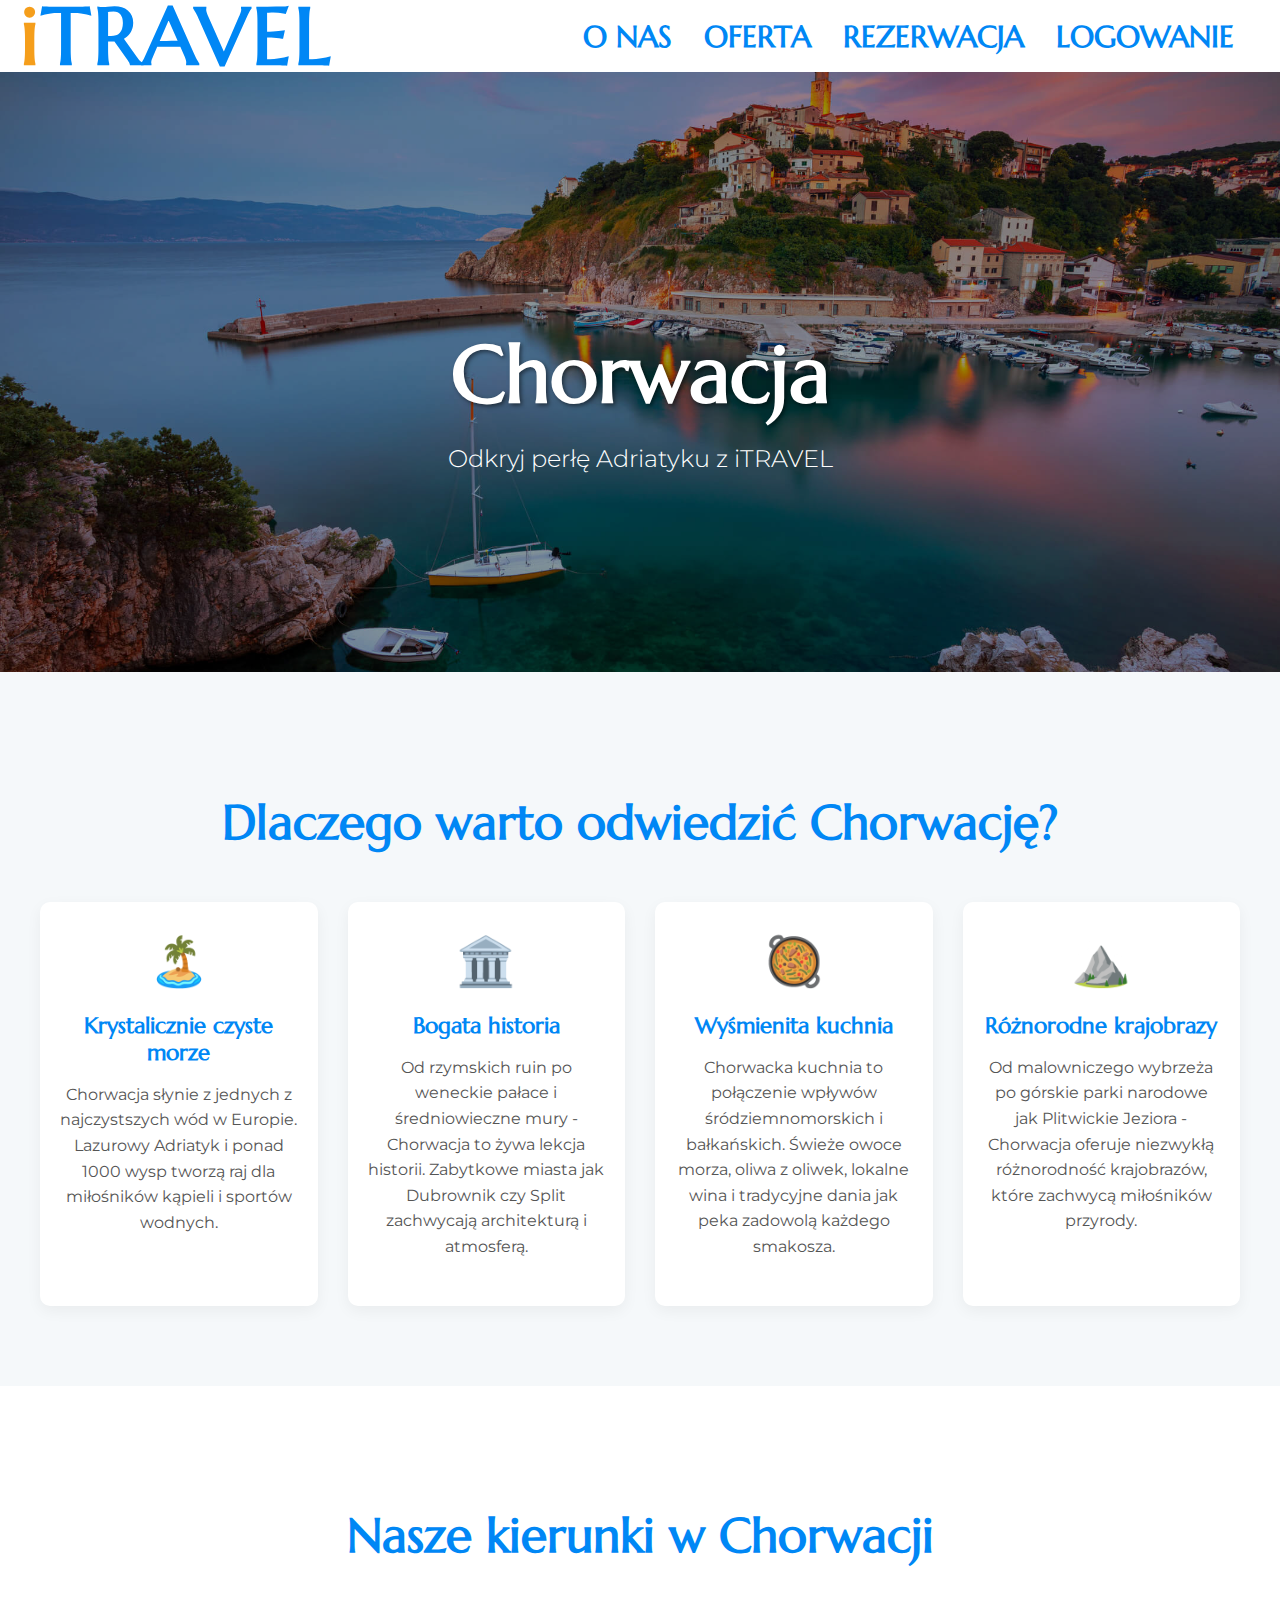
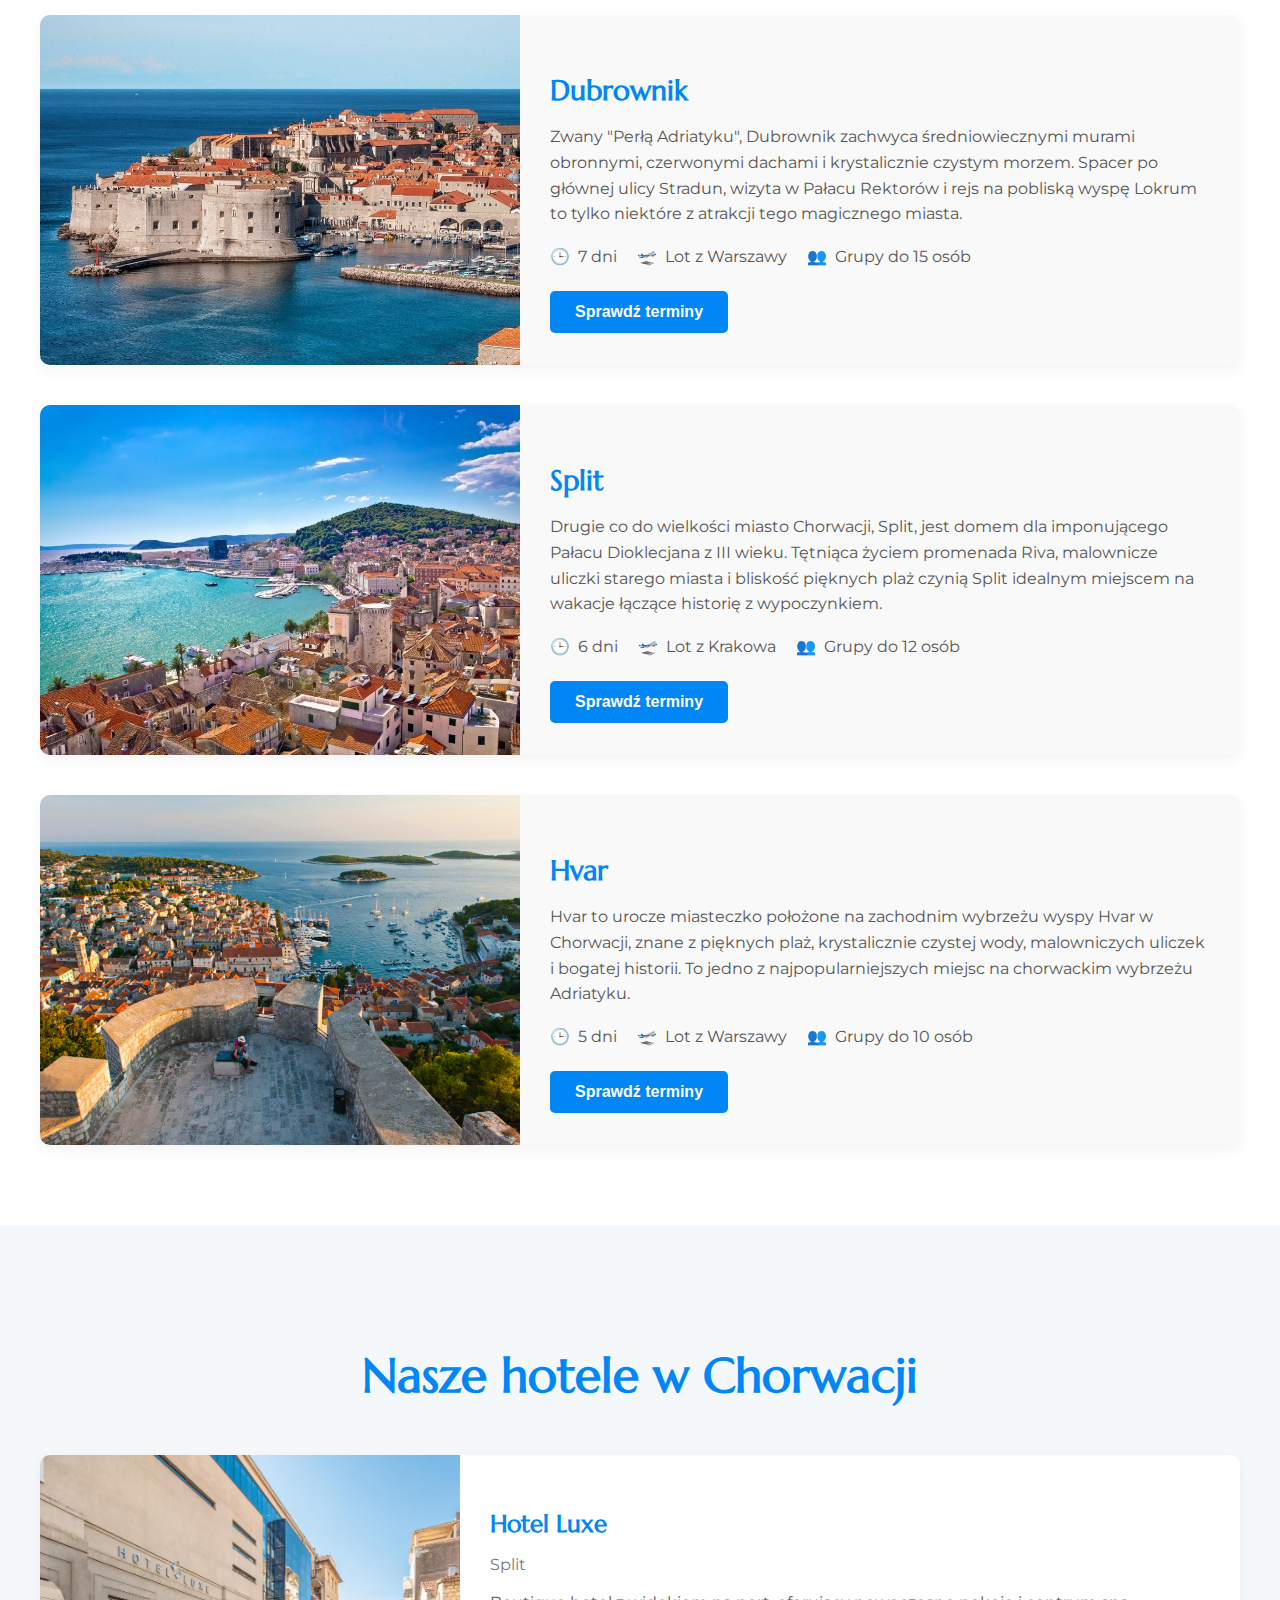
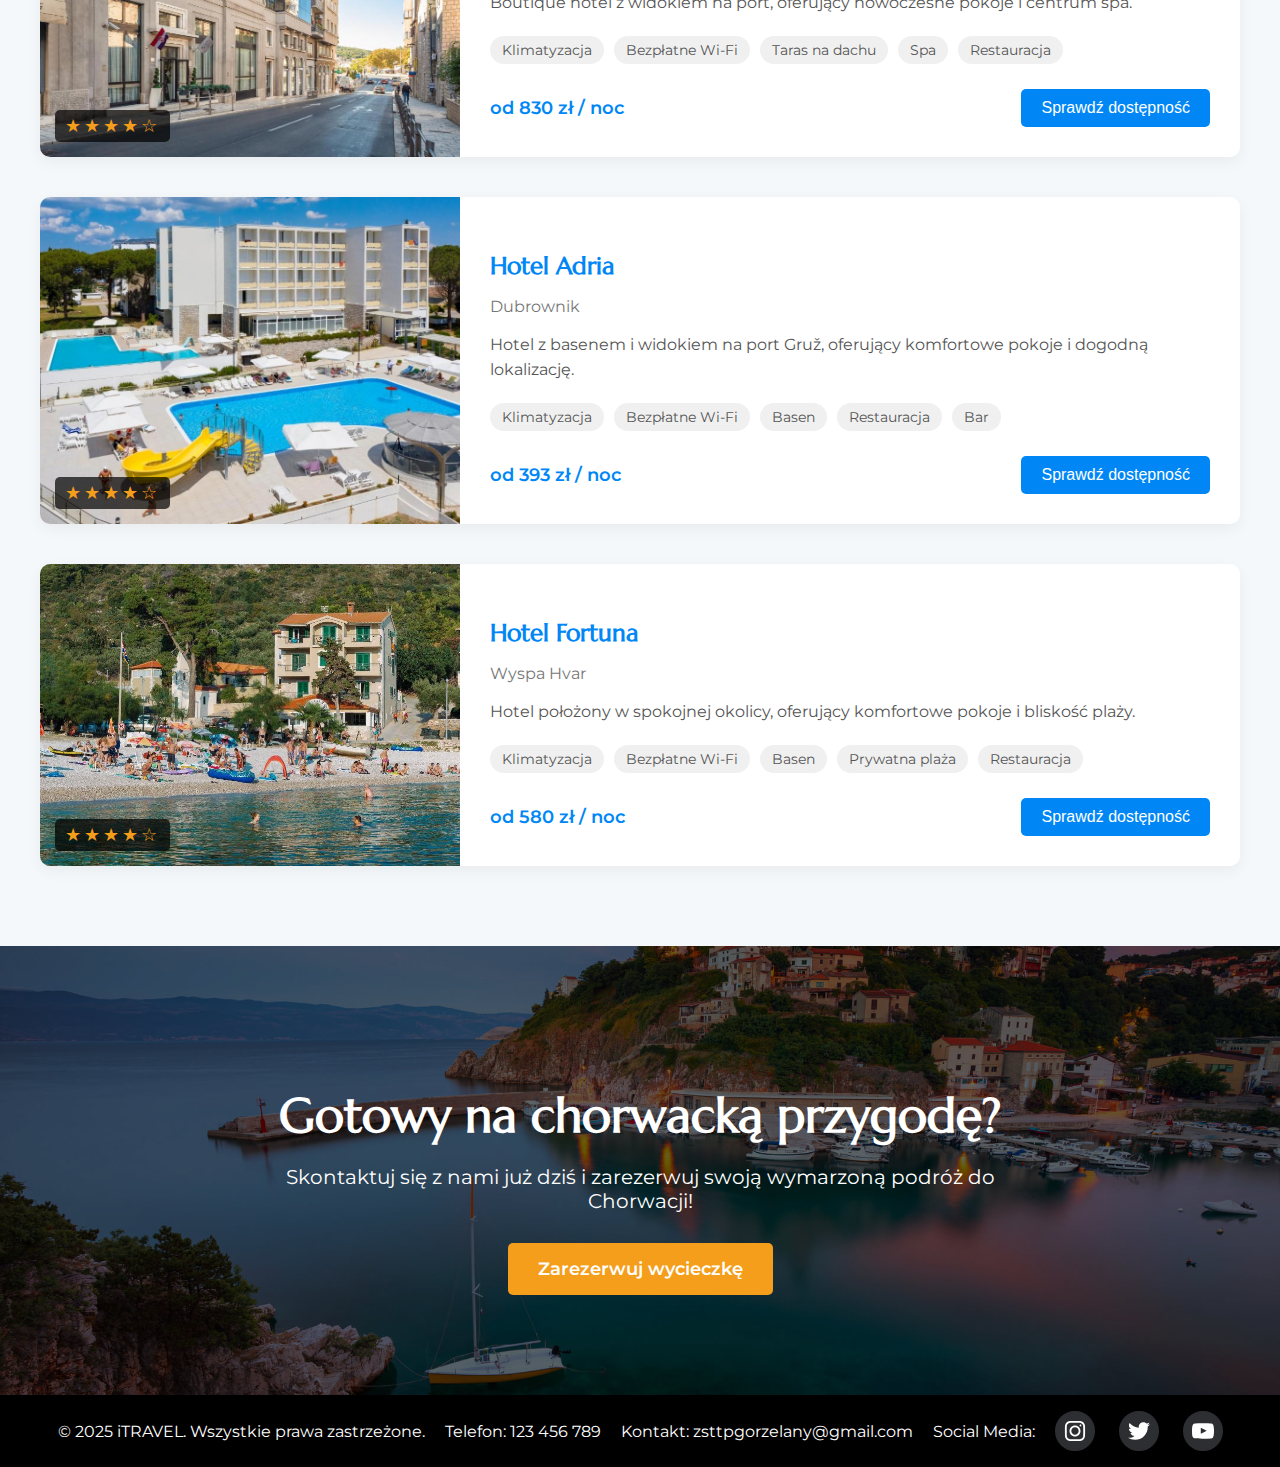
<file: chorwacja.html>
<!DOCTYPE html>
<html lang="pl">
<head>
    <meta charset="UTF-8">
    <meta name="viewport" content="width=device-width, initial-scale=1.0">
    <link rel="stylesheet" href="styles/mainstyle.css">
    <link rel="stylesheet" href="styles/countrystyle.css">
    <link rel="icon" href="photos/ikona.png" type="image/png" />
    <link rel="preconnect" href="https://fonts.googleapis.com">
    <link rel="preconnect" href="https://fonts.gstatic.com" crossorigin>
    <link href="https://fonts.googleapis.com/css2?family=Fondamento:ital@0;1&family=Montserrat:ital,wght@0,100..900;1,100..900&display=swap" rel="stylesheet">
    <link rel="preconnect" href="https://fonts.googleapis.com">
    <link rel="preconnect" href="https://fonts.gstatic.com" crossorigin>
    <link href="https://fonts.googleapis.com/css2?family=Fondamento:ital@0;1&family=Marcellus&family=Montserrat:ital,wght@0,100..900;1,100..900&display=swap" rel="stylesheet">
    <title>iTRAVEL</title>
</head>
<body>
<div class="container">
            <header>
                <a href="index.html"><h1><span>i</span>TRAVEL</h1></a>
                <nav class="navbar">
                    <a href="onas.html"><button class="button">O NAS</button></a>
                    <a href="oferta.html"><button class="button">OFERTA</button></a>
                    <a href="rezerwacja.html"><button class="button">REZERWACJA</button></a>
                    <a href="logowanie.html"><button class="button">LOGOWANIE</button></a>
                </nav>
</header>  
<main>
    <!-- Hero section -->
    <div class="country-hero" style="background-image: url('photos/tlochorwacja.jpg');">
        <div class="hero-content">
            <h1>Chorwacja</h1>
            <p>Odkryj perłę Adriatyku z iTRAVEL</p>
        </div>
    </div>

    <!-- Why visit section -->
    <div class="why-visit-section">
        <div class="section-container">
            <h2>Dlaczego warto odwiedzić Chorwację?</h2>
            <div class="reasons-container">
                <div class="reason-card">
                    <div class="reason-icon">🏝️</div>
                    <h3>Krystalicznie czyste morze</h3>
                    <p>Chorwacja słynie z jednych z najczystszych wód w Europie. Lazurowy Adriatyk i ponad 1000 wysp tworzą raj dla miłośników kąpieli i sportów wodnych.</p>
                </div>
                <div class="reason-card">
                    <div class="reason-icon">🏛️</div>
                    <h3>Bogata historia</h3>
                    <p>Od rzymskich ruin po weneckie pałace i średniowieczne mury - Chorwacja to żywa lekcja historii. Zabytkowe miasta jak Dubrownik czy Split zachwycają architekturą i atmosferą.</p>
                </div>
                <div class="reason-card">
                    <div class="reason-icon">🥘</div>
                    <h3>Wyśmienita kuchnia</h3>
                    <p>Chorwacka kuchnia to połączenie wpływów śródziemnomorskich i bałkańskich. Świeże owoce morza, oliwa z oliwek, lokalne wina i tradycyjne dania jak peka zadowolą każdego smakosza.</p>
                </div>
                <div class="reason-card">
                    <div class="reason-icon">⛰️</div>
                    <h3>Różnorodne krajobrazy</h3>
                    <p>Od malowniczego wybrzeża po górskie parki narodowe jak Plitwickie Jeziora - Chorwacja oferuje niezwykłą różnorodność krajobrazów, które zachwycą miłośników przyrody.</p>
                </div>
            </div>
        </div>
    </div>

    <!-- Destinations section -->
    <div class="destinations-section">
        <div class="section-container">
            <h2>Nasze kierunki w Chorwacji</h2>
            <div class="destinations-container">
                <div class="destination-card">
                    <img src="photos/dubrownik.jpg" alt="Dubrownik">
                    <div class="destination-info">
                        <h3>Dubrownik</h3>
                        <p>Zwany "Perłą Adriatyku", Dubrownik zachwyca średniowiecznymi murami obronnymi, czerwonymi dachami i krystalicznie czystym morzem. Spacer po głównej ulicy Stradun, wizyta w Pałacu Rektorów i rejs na pobliską wyspę Lokrum to tylko niektóre z atrakcji tego magicznego miasta.</p>
                        <div class="destination-details">
                            <span class="detail"><i class="detail-icon">🕒</i> 7 dni</span>
                            <span class="detail"><i class="detail-icon">🛫</i> Lot z Warszawy</span>
                            <span class="detail"><i class="detail-icon">👥</i> Grupy do 15 osób</span>
                        </div>
                        <button class="reserve-btn">Sprawdź terminy</button>
                    </div>
                </div>

                <div class="destination-card">
                    <img src="photos/split.jpg" alt="Split">
                    <div class="destination-info">
                        <h3>Split</h3>
                        <p>Drugie co do wielkości miasto Chorwacji, Split, jest domem dla imponującego Pałacu Dioklecjana z III wieku. Tętniąca życiem promenada Riva, malownicze uliczki starego miasta i bliskość pięknych plaż czynią Split idealnym miejscem na wakacje łączące historię z wypoczynkiem.</p>
                        <div class="destination-details">
                            <span class="detail"><i class="detail-icon">🕒</i> 6 dni</span>
                            <span class="detail"><i class="detail-icon">🛫</i> Lot z Krakowa</span>
                            <span class="detail"><i class="detail-icon">👥</i> Grupy do 12 osób</span>
                        </div>
                        <button class="reserve-btn">Sprawdź terminy</button>
                    </div>
                </div>

                <div class="destination-card">
                    <img src="photos/hvar.jpg" alt="Plitwickie Jeziora">
                    <div class="destination-info">
                        <h3>Hvar</h3>
                        <p>Hvar to urocze miasteczko położone na zachodnim wybrzeżu wyspy Hvar w Chorwacji, znane z pięknych plaż, krystalicznie czystej wody, malowniczych uliczek i bogatej historii. To jedno z najpopularniejszych miejsc na chorwackim wybrzeżu Adriatyku.</p>
                        <div class="destination-details">
                            <span class="detail"><i class="detail-icon">🕒</i> 5 dni</span>
                            <span class="detail"><i class="detail-icon">🛫</i> Lot z Warszawy</span>
                            <span class="detail"><i class="detail-icon">👥</i> Grupy do 10 osób</span>
                        </div>
                        <button class="reserve-btn">Sprawdź terminy</button>
                    </div>
                </div>
            </div>
        </div>
    </div>

    <!-- Hotels section -->
    <div class="hotels-section">
        <div class="section-container">
            <h2>Nasze hotele w Chorwacji</h2>
            <div class="hotels-container">
                <div class="hotel-card">
                    <div class="hotel-image">
                        <img src="photos/hotelchorwacja1.jpg" alt="Hotel Split">
                        <div class="hotel-rating">
                            <span>★</span><span>★</span><span>★</span><span>★</span><span>☆</span>
                        </div>
                    </div>
                    <div class="hotel-info">
                        <h3>Hotel Luxe</h3>
                        <p class="hotel-location">Split</p>
                        <p class="hotel-description">Boutique hotel z widokiem na port, oferujący nowoczesne pokoje i centrum spa.</p>
                        <ul class="hotel-amenities">
                            <li>Klimatyzacja</li>
                            <li>Bezpłatne Wi-Fi</li>
                            <li>Taras na dachu</li>
                            <li>Spa</li>
                            <li>Restauracja</li>
                        </ul>
                        <div class="hotel-price">
                            <span>od 830 zł / noc</span>
                            <button class="check-btn">Sprawdź dostępność</button>
                        </div>
                    </div>
                </div>

                <div class="hotel-card">
                    <div class="hotel-image">
                        <img src="photos/hotelchorwacja2.jpg" alt="Hotel Dubrownik">
                        <div class="hotel-rating">
                            <span>★</span><span>★</span><span>★</span><span>★</span><span>☆</span>
                        </div>
                    </div>
                    <div class="hotel-info">
                        <h3> Hotel Adria</h3>
                        <p class="hotel-location">Dubrownik</p>
                        <p class="hotel-description">Hotel z basenem i widokiem na port Gruž, oferujący komfortowe pokoje i dogodną lokalizację.</p>
                        <ul class="hotel-amenities">
                            <li>Klimatyzacja</li>
                            <li>Bezpłatne Wi-Fi</li>
                            <li>Basen</li>
                            <li>Restauracja</li>
                            <li>Bar</li>
                        </ul>
                        <div class="hotel-price">
                            <span>od 393 zł / noc</span>
                            <button class="check-btn">Sprawdź dostępność</button>
                        </div>
                    </div>
                </div>

                <div class="hotel-card">
                    <div class="hotel-image">
                        <img src="photos/hotelchorwacja3.jpg" alt="Hotel Hvar">
                        <div class="hotel-rating">
                            <span>★</span><span>★</span><span>★</span><span>★</span><span>☆</span>
                        </div>
                    </div>
                    <div class="hotel-info">
                        <h3>Hotel Fortuna</h3>
                        <p class="hotel-location">Wyspa Hvar</p>
                        <p class="hotel-description">Hotel położony w spokojnej okolicy, oferujący komfortowe pokoje i bliskość plaży.</p>
                        <ul class="hotel-amenities">
                            <li>Klimatyzacja</li>
                            <li>Bezpłatne Wi-Fi</li>
                            <li>Basen</li>
                            <li>Prywatna plaża</li>
                            <li>Restauracja</li>
                        </ul>
                        <div class="hotel-price">
                            <span>od 580 zł / noc</span>
                            <button class="check-btn">Sprawdź dostępność</button>
                        </div>
                    </div>
                </div>
            </div>
        </div>
    </div>

    <!-- Booking CTA section -->
    <div class="booking-cta" style="background-image: linear-gradient(rgba(0, 0, 0, 0.6), rgba(0, 0, 0, 0.6)), url('photos/tlochorwacja.jpg');">
        <div class="cta-content">
            <h2>Gotowy na chorwacką przygodę?</h2>
            <p>Skontaktuj się z nami już dziś i zarezerwuj swoją wymarzoną podróż do Chorwacji!</p>
            <div class="cta-buttons">
              <a href="rezerwacja.html" class="cta-button">Zarezerwuj wycieczkę</a>
           
          </div>
        </div>
    </div>
</main>
<footer>
    <p>&copy; 2025 iTRAVEL. Wszystkie prawa zastrzeżone.</p>
    <p>Telefon: 123 456 789</p>
    <p>Kontakt: <a href="mailto:zsttpokupniak@gmail.com">zsttpgorzelany@gmail.com</a>
    <p>Social Media:</p>
<div class="button-container">
    <button class="button flex-center">
      <svg
        viewBox="0 0 24 24"
        class="btn-svg"
        width="22px"
        fill="none"
        xmlns="http://www.w3.org/2000/svg"
      >
        <g id="SVGRepo_bgCarrier" stroke-width="0"></g>
        <g
          id="SVGRepo_tracerCarrier"
          stroke-linecap="round"
          stroke-linejoin="round"
        ></g>
        <g id="SVGRepo_iconCarrier">
          <path
            fill-rule="evenodd"
            clip-rule="evenodd"
            d="M12 18C15.3137 18 18 15.3137 18 12C18 8.68629 15.3137 6 12 6C8.68629 6 6 8.68629 6 12C6 15.3137 8.68629 18 12 18ZM12 16C14.2091 16 16 14.2091 16 12C16 9.79086 14.2091 8 12 8C9.79086 8 8 9.79086 8 12C8 14.2091 9.79086 16 12 16Z"
            fill="#fff"
          ></path>
          <path
            d="M18 5C17.4477 5 17 5.44772 17 6C17 6.55228 17.4477 7 18 7C18.5523 7 19 6.55228 19 6C19 5.44772 18.5523 5 18 5Z"
            fill="#fff"
          ></path>
          <path
            fill-rule="evenodd"
            clip-rule="evenodd"
            d="M1.65396 4.27606C1 5.55953 1 7.23969 1 10.6V13.4C1 16.7603 1 18.4405 1.65396 19.7239C2.2292 20.8529 3.14708 21.7708 4.27606 22.346C5.55953 23 7.23969 23 10.6 23H13.4C16.7603 23 18.4405 23 19.7239 22.346C20.8529 21.7708 21.7708 20.8529 22.346 19.7239C23 18.4405 23 16.7603 23 13.4V10.6C23 7.23969 23 5.55953 22.346 4.27606C21.7708 3.14708 20.8529 2.2292 19.7239 1.65396C18.4405 1 16.7603 1 13.4 1H10.6C7.23969 1 5.55953 1 4.27606 1.65396C3.14708 2.2292 2.2292 3.14708 1.65396 4.27606ZM13.4 3H10.6C8.88684 3 7.72225 3.00156 6.82208 3.0751C5.94524 3.14674 5.49684 3.27659 5.18404 3.43597C4.43139 3.81947 3.81947 4.43139 3.43597 5.18404C3.27659 5.49684 3.14674 5.94524 3.0751 6.82208C3.00156 7.72225 3 8.88684 3 10.6V13.4C3 15.1132 3.00156 16.2777 3.0751 17.1779C3.14674 18.0548 3.27659 18.5032 3.43597 18.816C3.81947 19.5686 4.43139 20.1805 5.18404 20.564C5.49684 20.7234 5.94524 20.8533 6.82208 20.9249C7.72225 20.9984 8.88684 21 10.6 21H13.4C15.1132 21 16.2777 20.9984 17.1779 20.9249C18.0548 20.8533 18.5032 20.7234 18.816 20.564C19.5686 20.1805 20.1805 19.5686 20.564 18.816C20.7234 18.5032 20.8533 18.0548 20.9249 17.1779C20.9984 16.2777 21 15.1132 21 13.4V10.6C21 8.88684 20.9984 7.72225 20.9249 6.82208C20.8533 5.94524 20.7234 5.49684 20.564 5.18404C20.1805 4.43139 19.5686 3.81947 18.816 3.43597C18.5032 3.27659 18.0548 3.14674 17.1779 3.0751C16.2777 3.00156 15.1132 3 13.4 3Z"
            fill="#fff"
          ></path>
        </g>
      </svg>
    </button>
    <button class="button flex-center">
      <svg
        fill="#fff"
        xmlns:xlink="http://www.w3.org/1999/xlink"
        xmlns="http://www.w3.org/2000/svg"
        version="1.1"
        class="btn-svg"
        width="22px"
        viewBox="0 -2 20 20"
      >
        <g stroke-width="0" id="SVGRepo_bgCarrier"></g>
        <g
          stroke-linejoin="round"
          stroke-linecap="round"
          id="SVGRepo_tracerCarrier"
        ></g>
        <g id="SVGRepo_iconCarrier">
          <title>twitter [#154]</title>
          <desc>Created with Sketch.</desc>
          <defs></defs>
          <g
            fill-rule="evenodd"
            fill="none"
            stroke-width="1"
            stroke="none"
            id="Page-1"
          >
            <g
              fill="#fff"
              transform="translate(-60.000000, -7521.000000)"
              id="Dribbble-Light-Preview"
            >
              <g transform="translate(56.000000, 160.000000)" id="icons">
                <path
                  id="twitter-[#154]"
                  d="M10.29,7377 C17.837,7377 21.965,7370.84365 21.965,7365.50546 C21.965,7365.33021 21.965,7365.15595 21.953,7364.98267 C22.756,7364.41163 23.449,7363.70276 24,7362.8915 C23.252,7363.21837 22.457,7363.433 21.644,7363.52751 C22.5,7363.02244 23.141,7362.2289 23.448,7361.2926 C22.642,7361.76321 21.761,7362.095 20.842,7362.27321 C19.288,7360.64674 16.689,7360.56798 15.036,7362.09796 C13.971,7363.08447 13.518,7364.55538 13.849,7365.95835 C10.55,7365.79492 7.476,7364.261 5.392,7361.73762 C4.303,7363.58363 4.86,7365.94457 6.663,7367.12996 C6.01,7367.11125 5.371,7366.93797 4.8,7366.62489 L4.8,7366.67608 C4.801,7368.5989 6.178,7370.2549 8.092,7370.63591 C7.488,7370.79836 6.854,7370.82199 6.24,7370.70483 C6.777,7372.35099 8.318,7373.47829 10.073,7373.51078 C8.62,7374.63513 6.825,7375.24554 4.977,7375.24358 C4.651,7375.24259 4.325,7375.22388 4,7375.18549 C5.877,7376.37088 8.06,7377 10.29,7376.99705"
                ></path>
              </g>
            </g>
          </g>
        </g>
      </svg>
    </button>
   
    <button class="button flex-center">
      <svg
        stroke="#fff"
        fill="#fff"
        xmlns:xlink="http://www.w3.org/1999/xlink"
        xmlns="http://www.w3.org/2000/svg"
        version="1.1"
        class="btn-svg"
        width="22px"
        viewBox="0 -3 20 20"
      >
        <g stroke-width="0" id="SVGRepo_bgCarrier"></g>
        <g
          stroke-linejoin="round"
          stroke-linecap="round"
          id="SVGRepo_tracerCarrier"
        ></g>
        <g id="SVGRepo_iconCarrier">
          <title>youtube [#fff168]</title>
          <desc>Created with Sketch.</desc>
          <defs></defs>
          <g
            fill-rule="evenodd"
            fill="none"
            stroke-width="1"
            stroke="none"
            id="Page-1"
          >
            <g
              fill="#fff"
              transform="translate(-300.000000, -7442.000000)"
              id="Dribbble-Light-Preview"
            >
              <g transform="translate(56.000000, 160.000000)" id="icons">
                <path
                  id="youtube-[#fff168]"
                  d="M251.988432,7291.58588 L251.988432,7285.97425 C253.980638,7286.91168 255.523602,7287.8172 257.348463,7288.79353 C255.843351,7289.62824 253.980638,7290.56468 251.988432,7291.58588 M263.090998,7283.18289 C262.747343,7282.73013 262.161634,7282.37809 261.538073,7282.26141 C259.705243,7281.91336 248.270974,7281.91237 246.439141,7282.26141 C245.939097,7282.35515 245.493839,7282.58153 245.111335,7282.93357 C243.49964,7284.42947 244.004664,7292.45151 244.393145,7293.75096 C244.556505,7294.31342 244.767679,7294.71931 245.033639,7294.98558 C245.376298,7295.33761 245.845463,7295.57995 246.384355,7295.68865 C247.893451,7296.0008 255.668037,7296.17532 261.506198,7295.73552 C262.044094,7295.64178 262.520231,7295.39147 262.895762,7295.02447 C264.385932,7293.53455 264.28433,7285.06174 263.090998,7283.18289"
                ></path>
              </g>
            </g>
          </g>
        </g>
      </svg>
    </button>
  </div>
  
</footer>
</div>
<script src="script.js"></script>
</body>
</html>
</file>
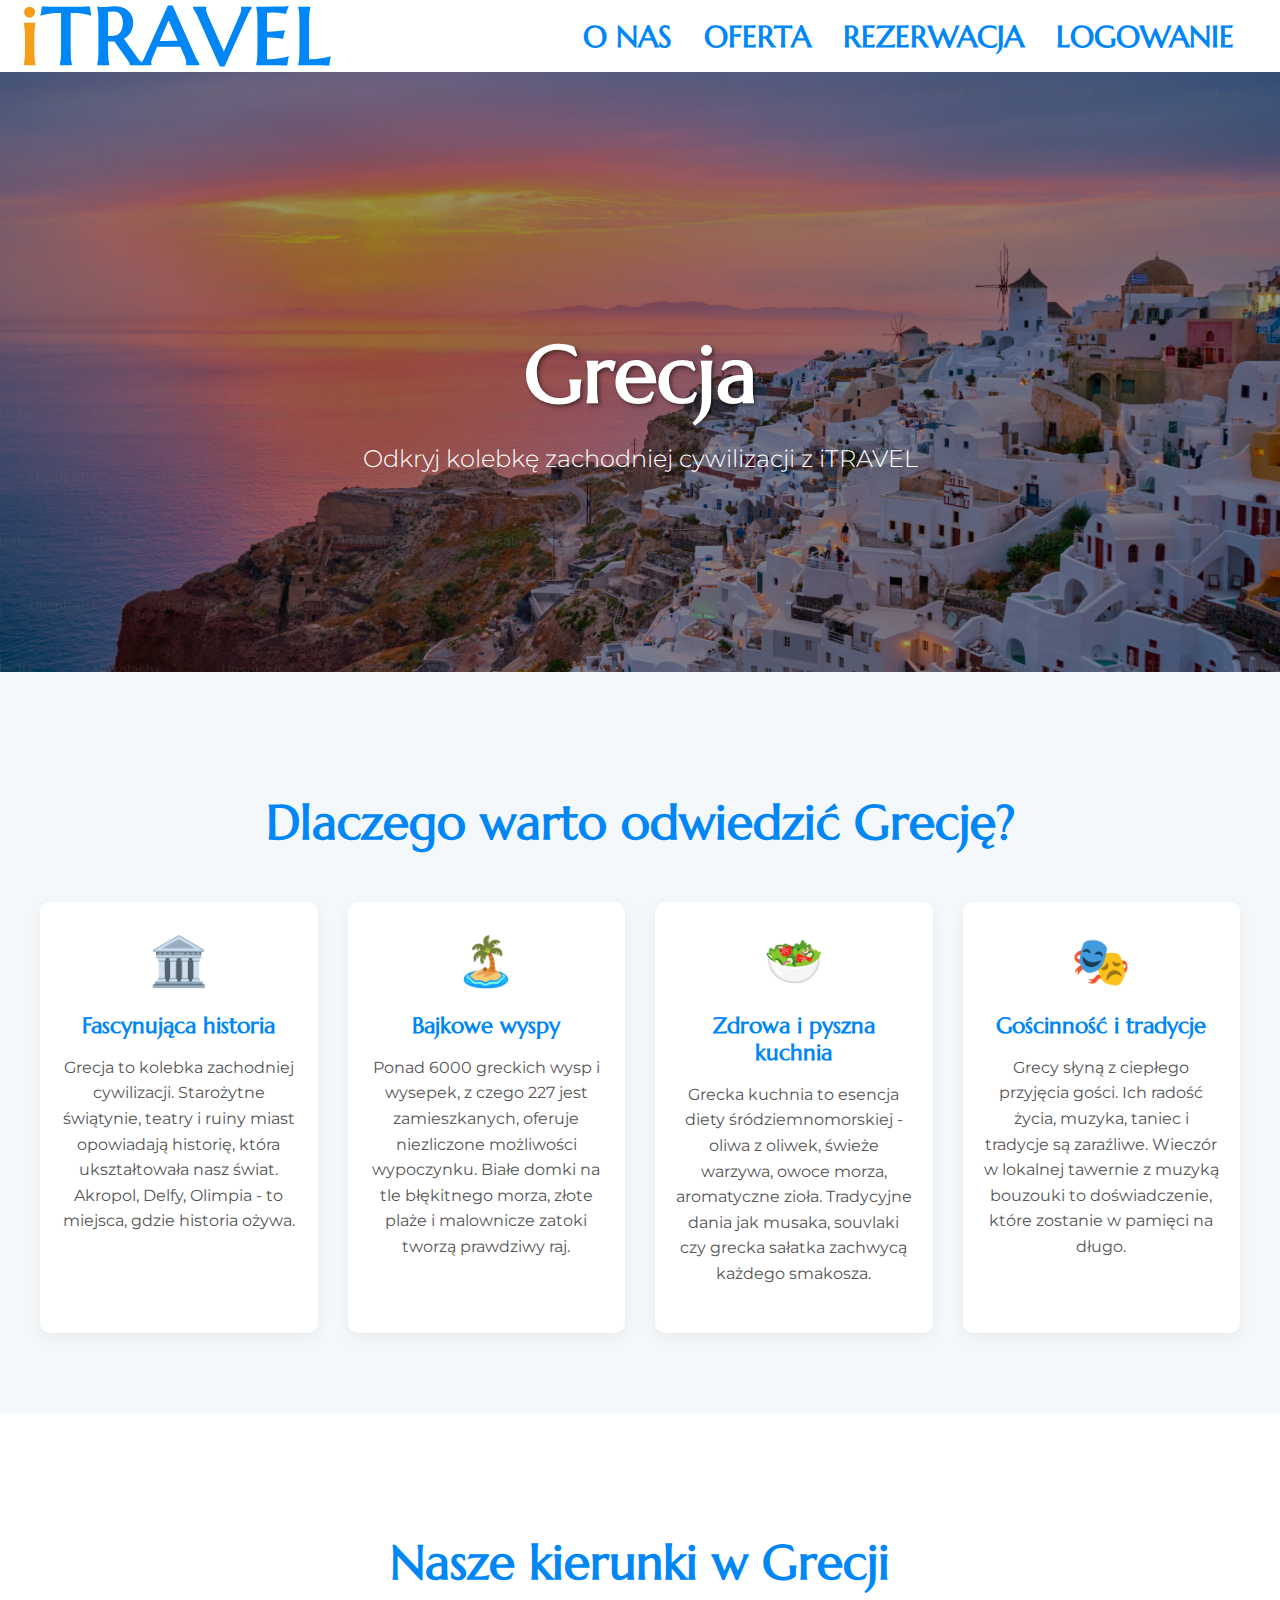
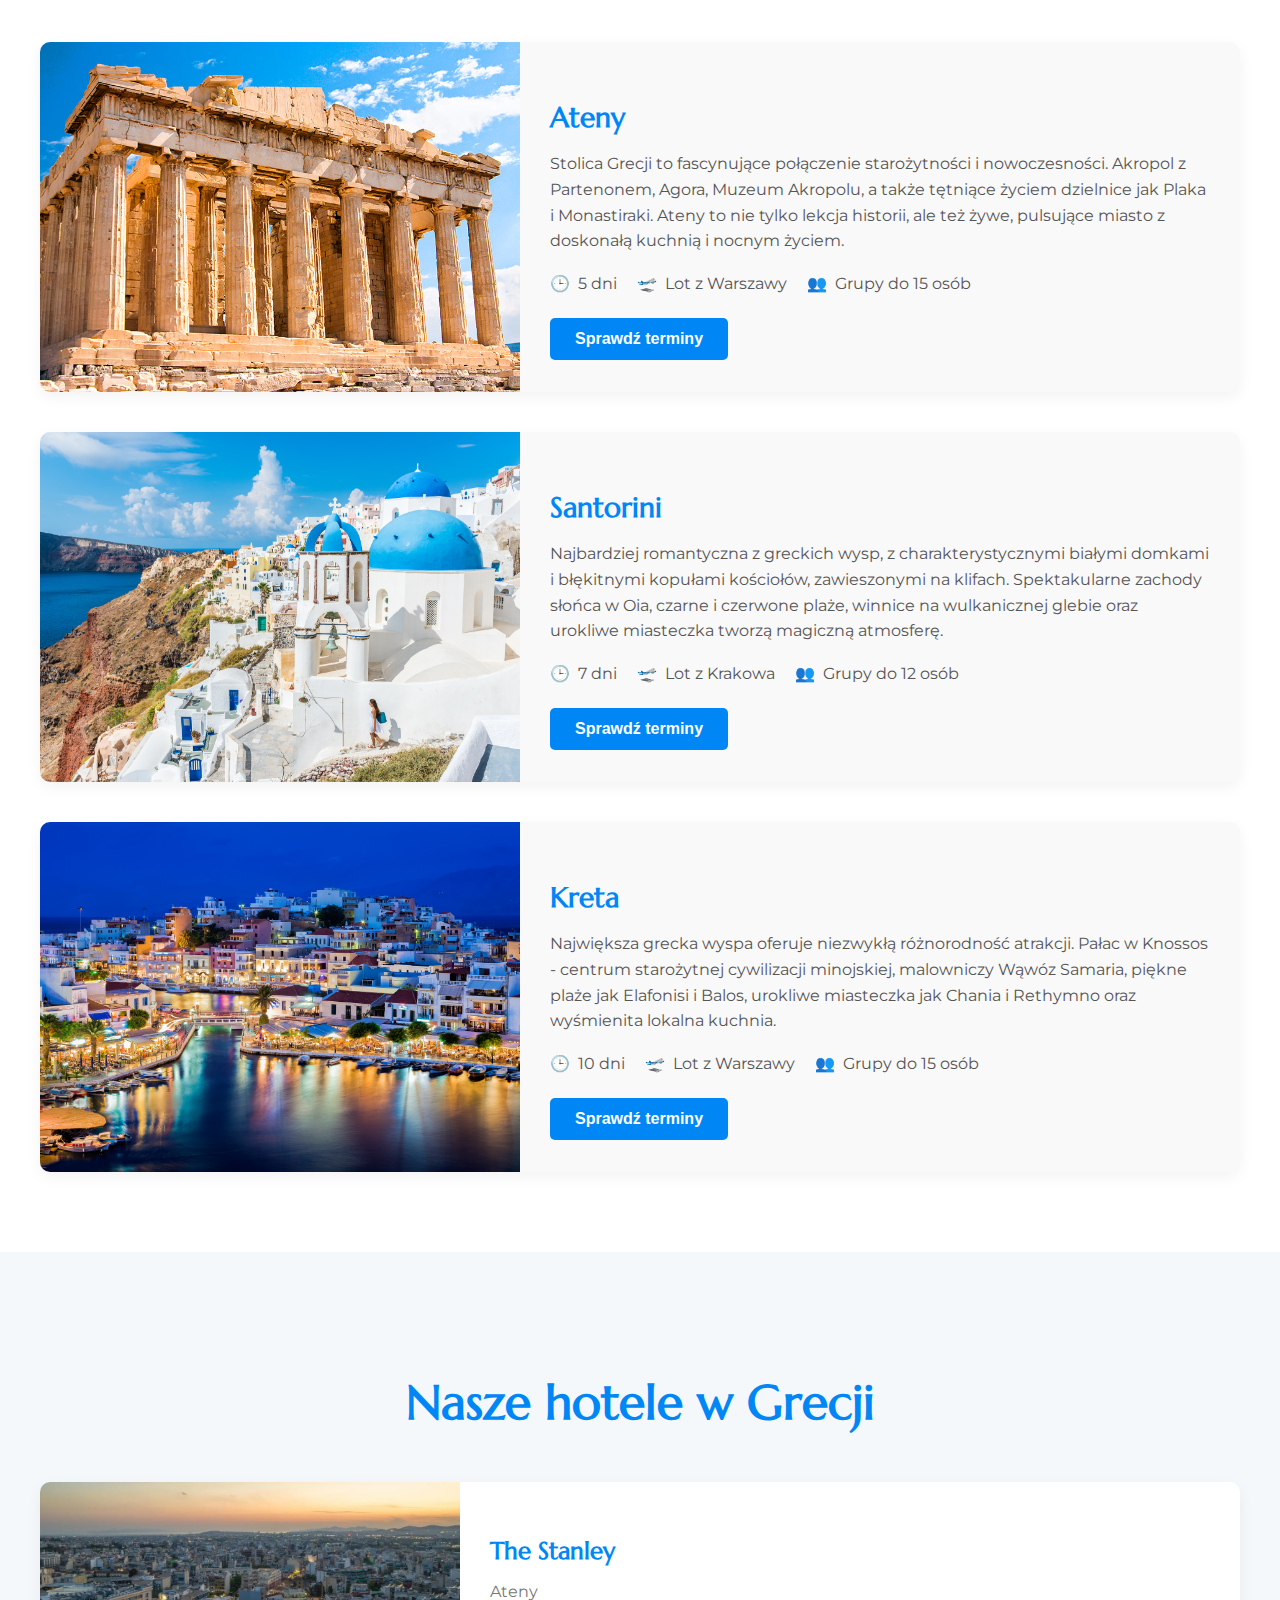
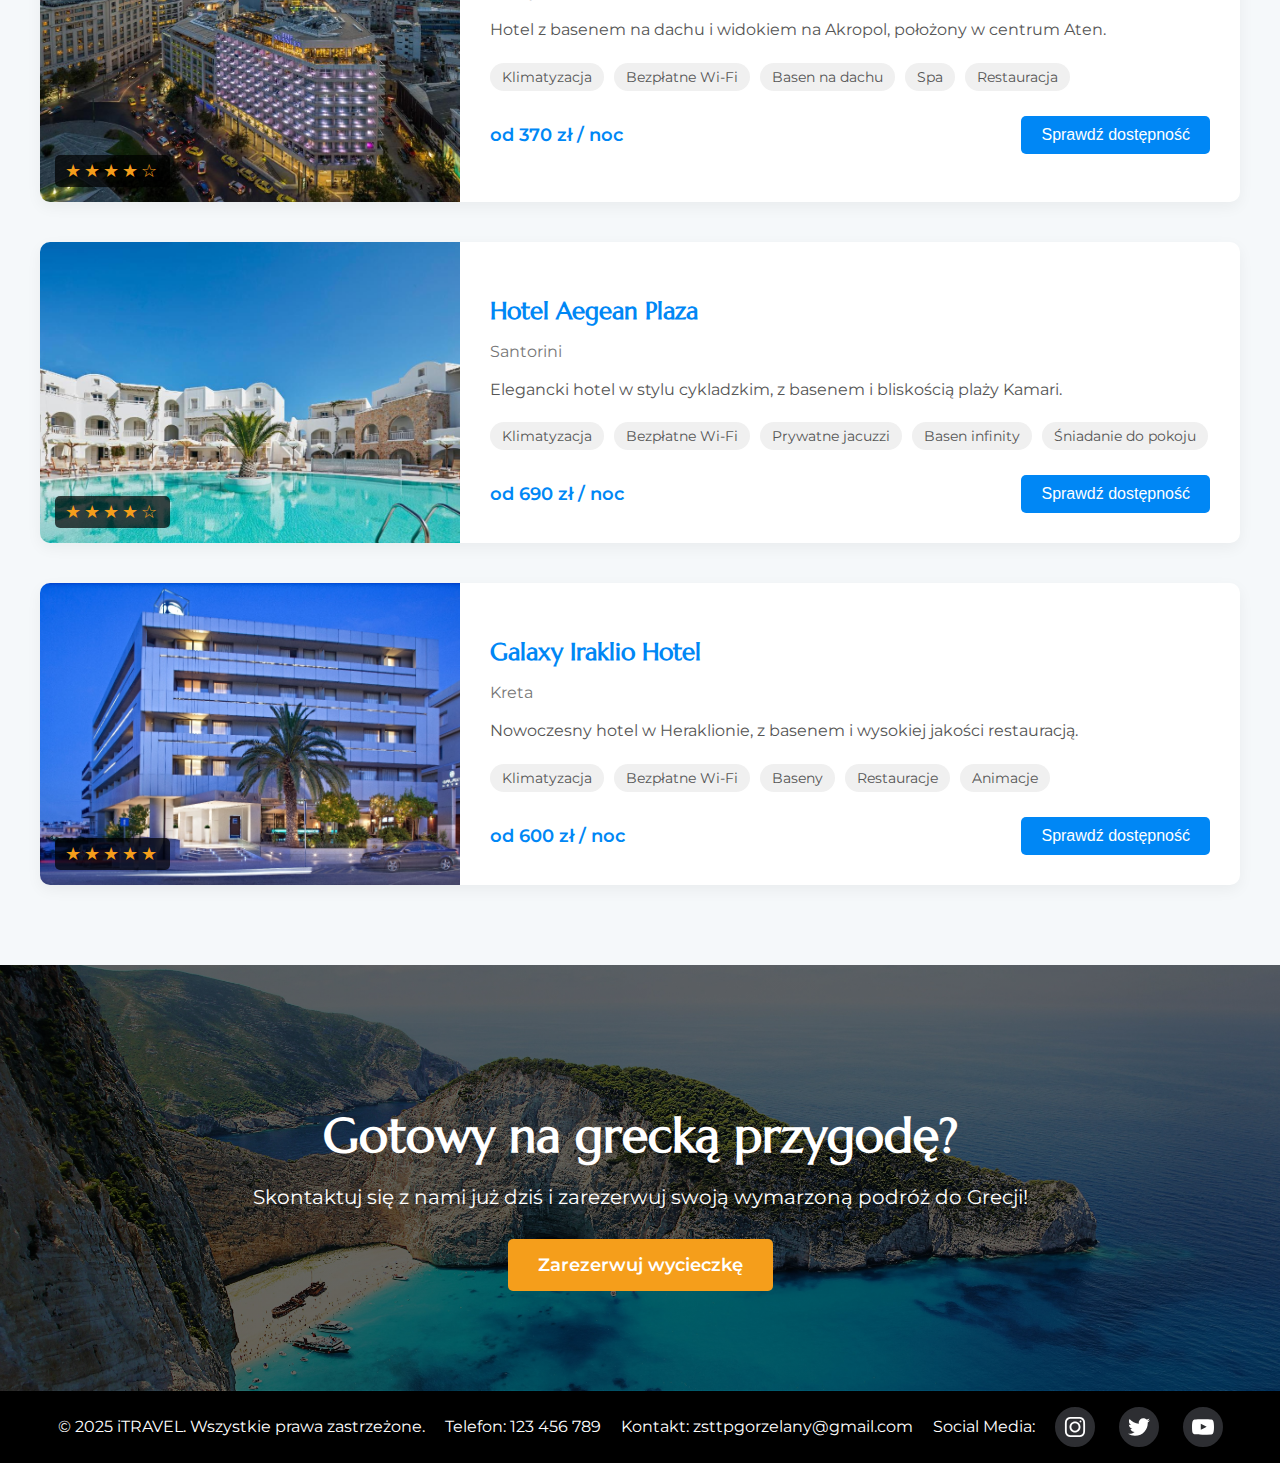
<file: grecja.html>
<!DOCTYPE html>
<html lang="pl">
<head>
    <meta charset="UTF-8">
    <meta name="viewport" content="width=device-width, initial-scale=1.0">
    <link rel="stylesheet" href="styles/mainstyle.css">
    <link rel="stylesheet" href="styles/countrystyle.css">
    <link rel="icon" href="photos/ikona.png" type="image/png" />
    <link rel="preconnect" href="https://fonts.googleapis.com">
    <link rel="preconnect" href="https://fonts.gstatic.com" crossorigin>
    <link href="https://fonts.googleapis.com/css2?family=Fondamento:ital@0;1&family=Montserrat:ital,wght@0,100..900;1,100..900&display=swap" rel="stylesheet">
    <link rel="preconnect" href="https://fonts.googleapis.com">
    <link rel="preconnect" href="https://fonts.gstatic.com" crossorigin>
    <link href="https://fonts.googleapis.com/css2?family=Fondamento:ital@0;1&family=Marcellus&family=Montserrat:ital,wght@0,100..900;1,100..900&display=swap" rel="stylesheet">
    <title>iTRAVEL</title>
</head>
<body>
<div class="container">
            <header>
                <a href="index.html"><h1><span>i</span>TRAVEL</h1></a>
                <nav class="navbar">
                    <a href="onas.html"><button class="button">O NAS</button></a>
                    <a href="oferta.html"><button class="button">OFERTA</button></a>
                    <a href="rezerwacja.html"><button class="button">REZERWACJA</button></a>
                    <a href="logowanie.html"><button class="button">LOGOWANIE</button></a>
                </nav>
</header>  
<main>
    <!-- Hero section -->
    <div class="country-hero" style="background-image: url('photos/tlogrecja.jpg');">
        <div class="hero-content">
            <h1>Grecja</h1>
            <p>Odkryj kolebkę zachodniej cywilizacji z iTRAVEL</p>
        </div>
    </div>

    <!-- Why visit section -->
    <div class="why-visit-section">
        <div class="section-container">
            <h2>Dlaczego warto odwiedzić Grecję?</h2>
            <div class="reasons-container">
                <div class="reason-card">
                    <div class="reason-icon">🏛️</div>
                    <h3>Fascynująca historia</h3>
                    <p>Grecja to kolebka zachodniej cywilizacji. Starożytne świątynie, teatry i ruiny miast opowiadają historię, która ukształtowała nasz świat. Akropol, Delfy, Olimpia - to miejsca, gdzie historia ożywa.</p>
                </div>
                <div class="reason-card">
                    <div class="reason-icon">🏝️</div>
                    <h3>Bajkowe wyspy</h3>
                    <p>Ponad 6000 greckich wysp i wysepek, z czego 227 jest zamieszkanych, oferuje niezliczone możliwości wypoczynku. Białe domki na tle błękitnego morza, złote plaże i malownicze zatoki tworzą prawdziwy raj.</p>
                </div>
                <div class="reason-card">
                    <div class="reason-icon">🥗</div>
                    <h3>Zdrowa i pyszna kuchnia</h3>
                    <p>Grecka kuchnia to esencja diety śródziemnomorskiej - oliwa z oliwek, świeże warzywa, owoce morza, aromatyczne zioła. Tradycyjne dania jak musaka, souvlaki czy grecka sałatka zachwycą każdego smakosza.</p>
                </div>
                <div class="reason-card">
                    <div class="reason-icon">🎭</div>
                    <h3>Gościnność i tradycje</h3>
                    <p>Grecy słyną z ciepłego przyjęcia gości. Ich radość życia, muzyka, taniec i tradycje są zaraźliwe. Wieczór w lokalnej tawernie z muzyką bouzouki to doświadczenie, które zostanie w pamięci na długo.</p>
                </div>
            </div>
        </div>
    </div>

    <!-- Destinations section -->
    <div class="destinations-section">
        <div class="section-container">
            <h2>Nasze kierunki w Grecji</h2>
            <div class="destinations-container">
                <div class="destination-card">
                    <img src="photos/ateny.jpg" alt="Ateny">
                    <div class="destination-info">
                        <h3>Ateny</h3>
                        <p>Stolica Grecji to fascynujące połączenie starożytności i nowoczesności. Akropol z Partenonem, Agora, Muzeum Akropolu, a także tętniące życiem dzielnice jak Plaka i Monastiraki. Ateny to nie tylko lekcja historii, ale też żywe, pulsujące miasto z doskonałą kuchnią i nocnym życiem.</p>
                        <div class="destination-details">
                            <span class="detail"><i class="detail-icon">🕒</i> 5 dni</span>
                            <span class="detail"><i class="detail-icon">🛫</i> Lot z Warszawy</span>
                            <span class="detail"><i class="detail-icon">👥</i> Grupy do 15 osób</span>
                        </div>
                        <button class="reserve-btn">Sprawdź terminy</button>
                    </div>
                </div>

                <div class="destination-card">
                    <img src="photos/santorini.jpg" alt="Santorini">
                    <div class="destination-info">
                        <h3>Santorini</h3>
                        <p>Najbardziej romantyczna z greckich wysp, z charakterystycznymi białymi domkami i błękitnymi kopułami kościołów, zawieszonymi na klifach. Spektakularne zachody słońca w Oia, czarne i czerwone plaże, winnice na wulkanicznej glebie oraz urokliwe miasteczka tworzą magiczną atmosferę.</p>
                        <div class="destination-details">
                            <span class="detail"><i class="detail-icon">🕒</i> 7 dni</span>
                            <span class="detail"><i class="detail-icon">🛫</i> Lot z Krakowa</span>
                            <span class="detail"><i class="detail-icon">👥</i> Grupy do 12 osób</span>
                        </div>
                        <button class="reserve-btn">Sprawdź terminy</button>
                    </div>
                </div>

                <div class="destination-card">
                    <img src="photos/kreta.jpg" alt="Kreta">
                    <div class="destination-info">
                        <h3>Kreta</h3>
                        <p>Największa grecka wyspa oferuje niezwykłą różnorodność atrakcji. Pałac w Knossos - centrum starożytnej cywilizacji minojskiej, malowniczy Wąwóz Samaria, piękne plaże jak Elafonisi i Balos, urokliwe miasteczka jak Chania i Rethymno oraz wyśmienita lokalna kuchnia.</p>
                        <div class="destination-details">
                            <span class="detail"><i class="detail-icon">🕒</i> 10 dni</span>
                            <span class="detail"><i class="detail-icon">🛫</i> Lot z Warszawy</span>
                            <span class="detail"><i class="detail-icon">👥</i> Grupy do 15 osób</span>
                        </div>
                        <button class="reserve-btn">Sprawdź terminy</button>
                    </div>
                </div>
            </div>
        </div>
    </div>

    <!-- Hotels section -->
    <div class="hotels-section">
        <div class="section-container">
            <h2>Nasze hotele w Grecji</h2>
            <div class="hotels-container">
                <div class="hotel-card">
                    <div class="hotel-image">
                        <img src="photos/hotelgrecja1.jpg" alt="Hotel Ateny">
                        <div class="hotel-rating">
                            <span>★</span><span>★</span><span>★</span><span>★</span><span>☆</span>
                        </div>
                    </div>
                    <div class="hotel-info">
                        <h3>The Stanley</h3>
                        <p class="hotel-location">Ateny</p>
                        <p class="hotel-description">Hotel z basenem na dachu i widokiem na Akropol, położony w centrum Aten.</p>
                        <ul class="hotel-amenities">
                            <li>Klimatyzacja</li>
                            <li>Bezpłatne Wi-Fi</li>
                            <li>Basen na dachu</li>
                            <li>Spa</li>
                            <li>Restauracja</li>
                        </ul>
                        <div class="hotel-price">
                            <span>od 370 zł / noc</span>
                            <button class="check-btn">Sprawdź dostępność</button>
                        </div>
                    </div>
                </div>

                <div class="hotel-card">
                    <div class="hotel-image">
                        <img src="photos/hotelgrecja2.jpg" alt="Hotel Santorini">
                        <div class="hotel-rating">
                            <span>★</span><span>★</span><span>★</span><span>★</span><span>☆</span>
                        </div>
                    </div>
                    <div class="hotel-info">
                        <h3>Hotel Aegean Plaza</h3>
                        <p class="hotel-location">Santorini</p>
                        <p class="hotel-description">Elegancki hotel w stylu cykladzkim, z basenem i bliskością plaży Kamari.</p>
                        <ul class="hotel-amenities">
                            <li>Klimatyzacja</li>
                            <li>Bezpłatne Wi-Fi</li>
                            <li>Prywatne jacuzzi</li>
                            <li>Basen infinity</li>
                            <li>Śniadanie do pokoju</li>
                        </ul>
                        <div class="hotel-price">
                            <span>od 690 zł / noc</span>
                            <button class="check-btn">Sprawdź dostępność</button>
                        </div>
                    </div>
                </div>

                <div class="hotel-card">
                    <div class="hotel-image">
                        <img src="photos/hotelgrecja3.jpeg" alt="Hotel Kreta">
                        <div class="hotel-rating">
                            <span>★</span><span>★</span><span>★</span><span>★</span><span>★</span>
                        </div>
                    </div>
                    <div class="hotel-info">
                        <h3>Galaxy Iraklio Hotel</h3>
                        <p class="hotel-location">Kreta</p>
                        <p class="hotel-description">Nowoczesny hotel w Heraklionie, z basenem i wysokiej jakości restauracją.</p>
                        <ul class="hotel-amenities">
                            <li>Klimatyzacja</li>
                            <li>Bezpłatne Wi-Fi</li>
                            <li>Baseny</li>
                            <li>Restauracje</li>
                            <li>Animacje</li>
                        </ul>
                        <div class="hotel-price">
                            <span>od 600 zł / noc</span>
                            <button class="check-btn">Sprawdź dostępność</button>
                        </div>
                    </div>
                </div>
            </div>
        </div>
    </div>

    <!-- Booking CTA section -->
    <div class="booking-cta" style="background-image: linear-gradient(rgba(0, 0, 0, 0.6), rgba(0, 0, 0, 0.6)), url('photos/tlogrecja2.jpg');">
        <div class="cta-content">
            <h2>Gotowy na grecką przygodę?</h2>
            <p>Skontaktuj się z nami już dziś i zarezerwuj swoją wymarzoną podróż do Grecji!</p>
            <div class="cta-buttons">
              <a href="rezerwacja.html" class="cta-button">Zarezerwuj wycieczkę</a>
           
          </div>
        </div>
    </div>
</main>
<footer>
    <p>&copy; 2025 iTRAVEL. Wszystkie prawa zastrzeżone.</p>
    <p>Telefon: 123 456 789</p>
    <p>Kontakt: <a href="mailto:zsttpokupniak@gmail.com">zsttpgorzelany@gmail.com</a>
    <p>Social Media:</p>
<div class="button-container">
    <button class="button flex-center">
      <svg
        viewBox="0 0 24 24"
        class="btn-svg"
        width="22px"
        fill="none"
        xmlns="http://www.w3.org/2000/svg"
      >
        <g id="SVGRepo_bgCarrier" stroke-width="0"></g>
        <g
          id="SVGRepo_tracerCarrier"
          stroke-linecap="round"
          stroke-linejoin="round"
        ></g>
        <g id="SVGRepo_iconCarrier">
          <path
            fill-rule="evenodd"
            clip-rule="evenodd"
            d="M12 18C15.3137 18 18 15.3137 18 12C18 8.68629 15.3137 6 12 6C8.68629 6 6 8.68629 6 12C6 15.3137 8.68629 18 12 18ZM12 16C14.2091 16 16 14.2091 16 12C16 9.79086 14.2091 8 12 8C9.79086 8 8 9.79086 8 12C8 14.2091 9.79086 16 12 16Z"
            fill="#fff"
          ></path>
          <path
            d="M18 5C17.4477 5 17 5.44772 17 6C17 6.55228 17.4477 7 18 7C18.5523 7 19 6.55228 19 6C19 5.44772 18.5523 5 18 5Z"
            fill="#fff"
          ></path>
          <path
            fill-rule="evenodd"
            clip-rule="evenodd"
            d="M1.65396 4.27606C1 5.55953 1 7.23969 1 10.6V13.4C1 16.7603 1 18.4405 1.65396 19.7239C2.2292 20.8529 3.14708 21.7708 4.27606 22.346C5.55953 23 7.23969 23 10.6 23H13.4C16.7603 23 18.4405 23 19.7239 22.346C20.8529 21.7708 21.7708 20.8529 22.346 19.7239C23 18.4405 23 16.7603 23 13.4V10.6C23 7.23969 23 5.55953 22.346 4.27606C21.7708 3.14708 20.8529 2.2292 19.7239 1.65396C18.4405 1 16.7603 1 13.4 1H10.6C7.23969 1 5.55953 1 4.27606 1.65396C3.14708 2.2292 2.2292 3.14708 1.65396 4.27606ZM13.4 3H10.6C8.88684 3 7.72225 3.00156 6.82208 3.0751C5.94524 3.14674 5.49684 3.27659 5.18404 3.43597C4.43139 3.81947 3.81947 4.43139 3.43597 5.18404C3.27659 5.49684 3.14674 5.94524 3.0751 6.82208C3.00156 7.72225 3 8.88684 3 10.6V13.4C3 15.1132 3.00156 16.2777 3.0751 17.1779C3.14674 18.0548 3.27659 18.5032 3.43597 18.816C3.81947 19.5686 4.43139 20.1805 5.18404 20.564C5.49684 20.7234 5.94524 20.8533 6.82208 20.9249C7.72225 20.9984 8.88684 21 10.6 21H13.4C15.1132 21 16.2777 20.9984 17.1779 20.9249C18.0548 20.8533 18.5032 20.7234 18.816 20.564C19.5686 20.1805 20.1805 19.5686 20.564 18.816C20.7234 18.5032 20.8533 18.0548 20.9249 17.1779C20.9984 16.2777 21 15.1132 21 13.4V10.6C21 8.88684 20.9984 7.72225 20.9249 6.82208C20.8533 5.94524 20.7234 5.49684 20.564 5.18404C20.1805 4.43139 19.5686 3.81947 18.816 3.43597C18.5032 3.27659 18.0548 3.14674 17.1779 3.0751C16.2777 3.00156 15.1132 3 13.4 3Z"
            fill="#fff"
          ></path>
        </g>
      </svg>
    </button>
    <button class="button flex-center">
      <svg
        fill="#fff"
        xmlns:xlink="http://www.w3.org/1999/xlink"
        xmlns="http://www.w3.org/2000/svg"
        version="1.1"
        class="btn-svg"
        width="22px"
        viewBox="0 -2 20 20"
      >
        <g stroke-width="0" id="SVGRepo_bgCarrier"></g>
        <g
          stroke-linejoin="round"
          stroke-linecap="round"
          id="SVGRepo_tracerCarrier"
        ></g>
        <g id="SVGRepo_iconCarrier">
          <title>twitter [#154]</title>
          <desc>Created with Sketch.</desc>
          <defs></defs>
          <g
            fill-rule="evenodd"
            fill="none"
            stroke-width="1"
            stroke="none"
            id="Page-1"
          >
            <g
              fill="#fff"
              transform="translate(-60.000000, -7521.000000)"
              id="Dribbble-Light-Preview"
            >
              <g transform="translate(56.000000, 160.000000)" id="icons">
                <path
                  id="twitter-[#154]"
                  d="M10.29,7377 C17.837,7377 21.965,7370.84365 21.965,7365.50546 C21.965,7365.33021 21.965,7365.15595 21.953,7364.98267 C22.756,7364.41163 23.449,7363.70276 24,7362.8915 C23.252,7363.21837 22.457,7363.433 21.644,7363.52751 C22.5,7363.02244 23.141,7362.2289 23.448,7361.2926 C22.642,7361.76321 21.761,7362.095 20.842,7362.27321 C19.288,7360.64674 16.689,7360.56798 15.036,7362.09796 C13.971,7363.08447 13.518,7364.55538 13.849,7365.95835 C10.55,7365.79492 7.476,7364.261 5.392,7361.73762 C4.303,7363.58363 4.86,7365.94457 6.663,7367.12996 C6.01,7367.11125 5.371,7366.93797 4.8,7366.62489 L4.8,7366.67608 C4.801,7368.5989 6.178,7370.2549 8.092,7370.63591 C7.488,7370.79836 6.854,7370.82199 6.24,7370.70483 C6.777,7372.35099 8.318,7373.47829 10.073,7373.51078 C8.62,7374.63513 6.825,7375.24554 4.977,7375.24358 C4.651,7375.24259 4.325,7375.22388 4,7375.18549 C5.877,7376.37088 8.06,7377 10.29,7376.99705"
                ></path>
              </g>
            </g>
          </g>
        </g>
      </svg>
    </button>
   
    <button class="button flex-center">
      <svg
        stroke="#fff"
        fill="#fff"
        xmlns:xlink="http://www.w3.org/1999/xlink"
        xmlns="http://www.w3.org/2000/svg"
        version="1.1"
        class="btn-svg"
        width="22px"
        viewBox="0 -3 20 20"
      >
        <g stroke-width="0" id="SVGRepo_bgCarrier"></g>
        <g
          stroke-linejoin="round"
          stroke-linecap="round"
          id="SVGRepo_tracerCarrier"
        ></g>
        <g id="SVGRepo_iconCarrier">
          <title>youtube [#fff168]</title>
          <desc>Created with Sketch.</desc>
          <defs></defs>
          <g
            fill-rule="evenodd"
            fill="none"
            stroke-width="1"
            stroke="none"
            id="Page-1"
          >
            <g
              fill="#fff"
              transform="translate(-300.000000, -7442.000000)"
              id="Dribbble-Light-Preview"
            >
              <g transform="translate(56.000000, 160.000000)" id="icons">
                <path
                  id="youtube-[#fff168]"
                  d="M251.988432,7291.58588 L251.988432,7285.97425 C253.980638,7286.91168 255.523602,7287.8172 257.348463,7288.79353 C255.843351,7289.62824 253.980638,7290.56468 251.988432,7291.58588 M263.090998,7283.18289 C262.747343,7282.73013 262.161634,7282.37809 261.538073,7282.26141 C259.705243,7281.91336 248.270974,7281.91237 246.439141,7282.26141 C245.939097,7282.35515 245.493839,7282.58153 245.111335,7282.93357 C243.49964,7284.42947 244.004664,7292.45151 244.393145,7293.75096 C244.556505,7294.31342 244.767679,7294.71931 245.033639,7294.98558 C245.376298,7295.33761 245.845463,7295.57995 246.384355,7295.68865 C247.893451,7296.0008 255.668037,7296.17532 261.506198,7295.73552 C262.044094,7295.64178 262.520231,7295.39147 262.895762,7295.02447 C264.385932,7293.53455 264.28433,7285.06174 263.090998,7283.18289"
                ></path>
              </g>
            </g>
          </g>
        </g>
      </svg>
    </button>
  </div>
  
</footer>
</div>
<script src="script.js"></script>
</body>
</html>
</file>
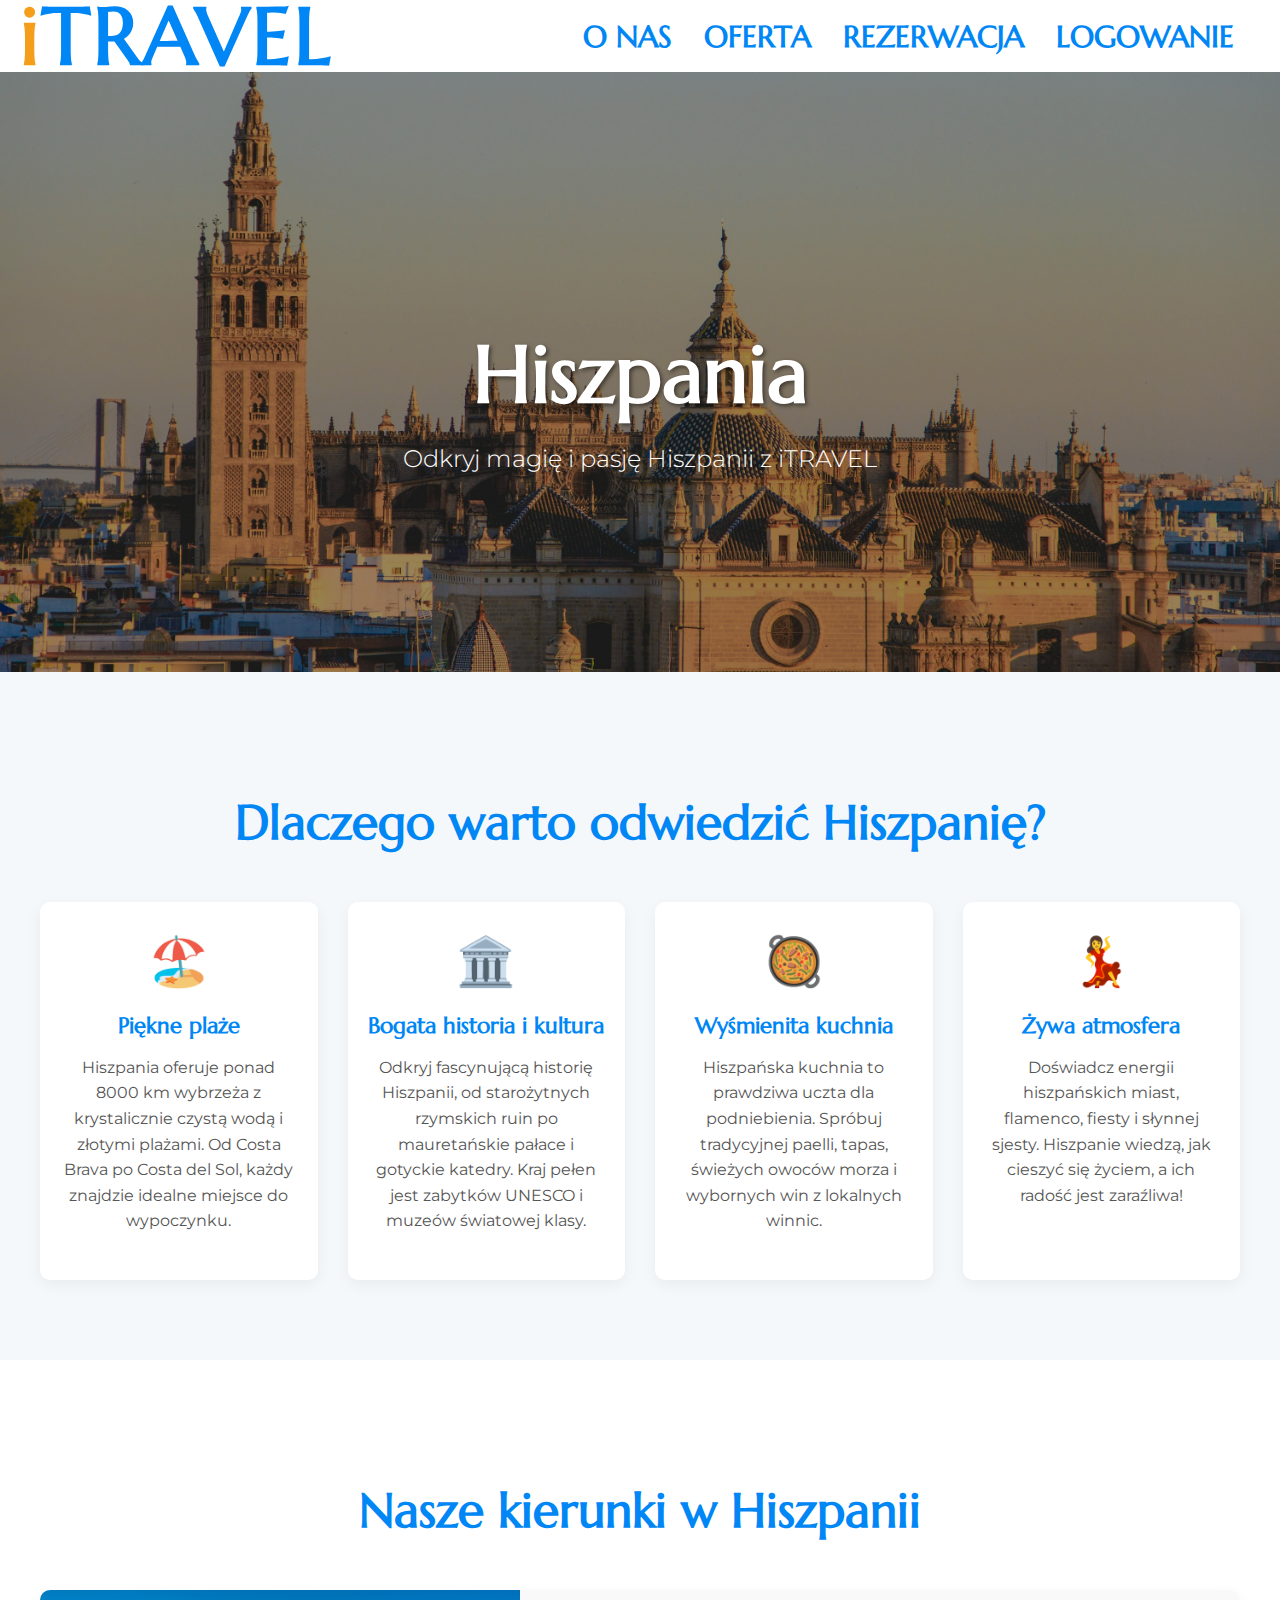
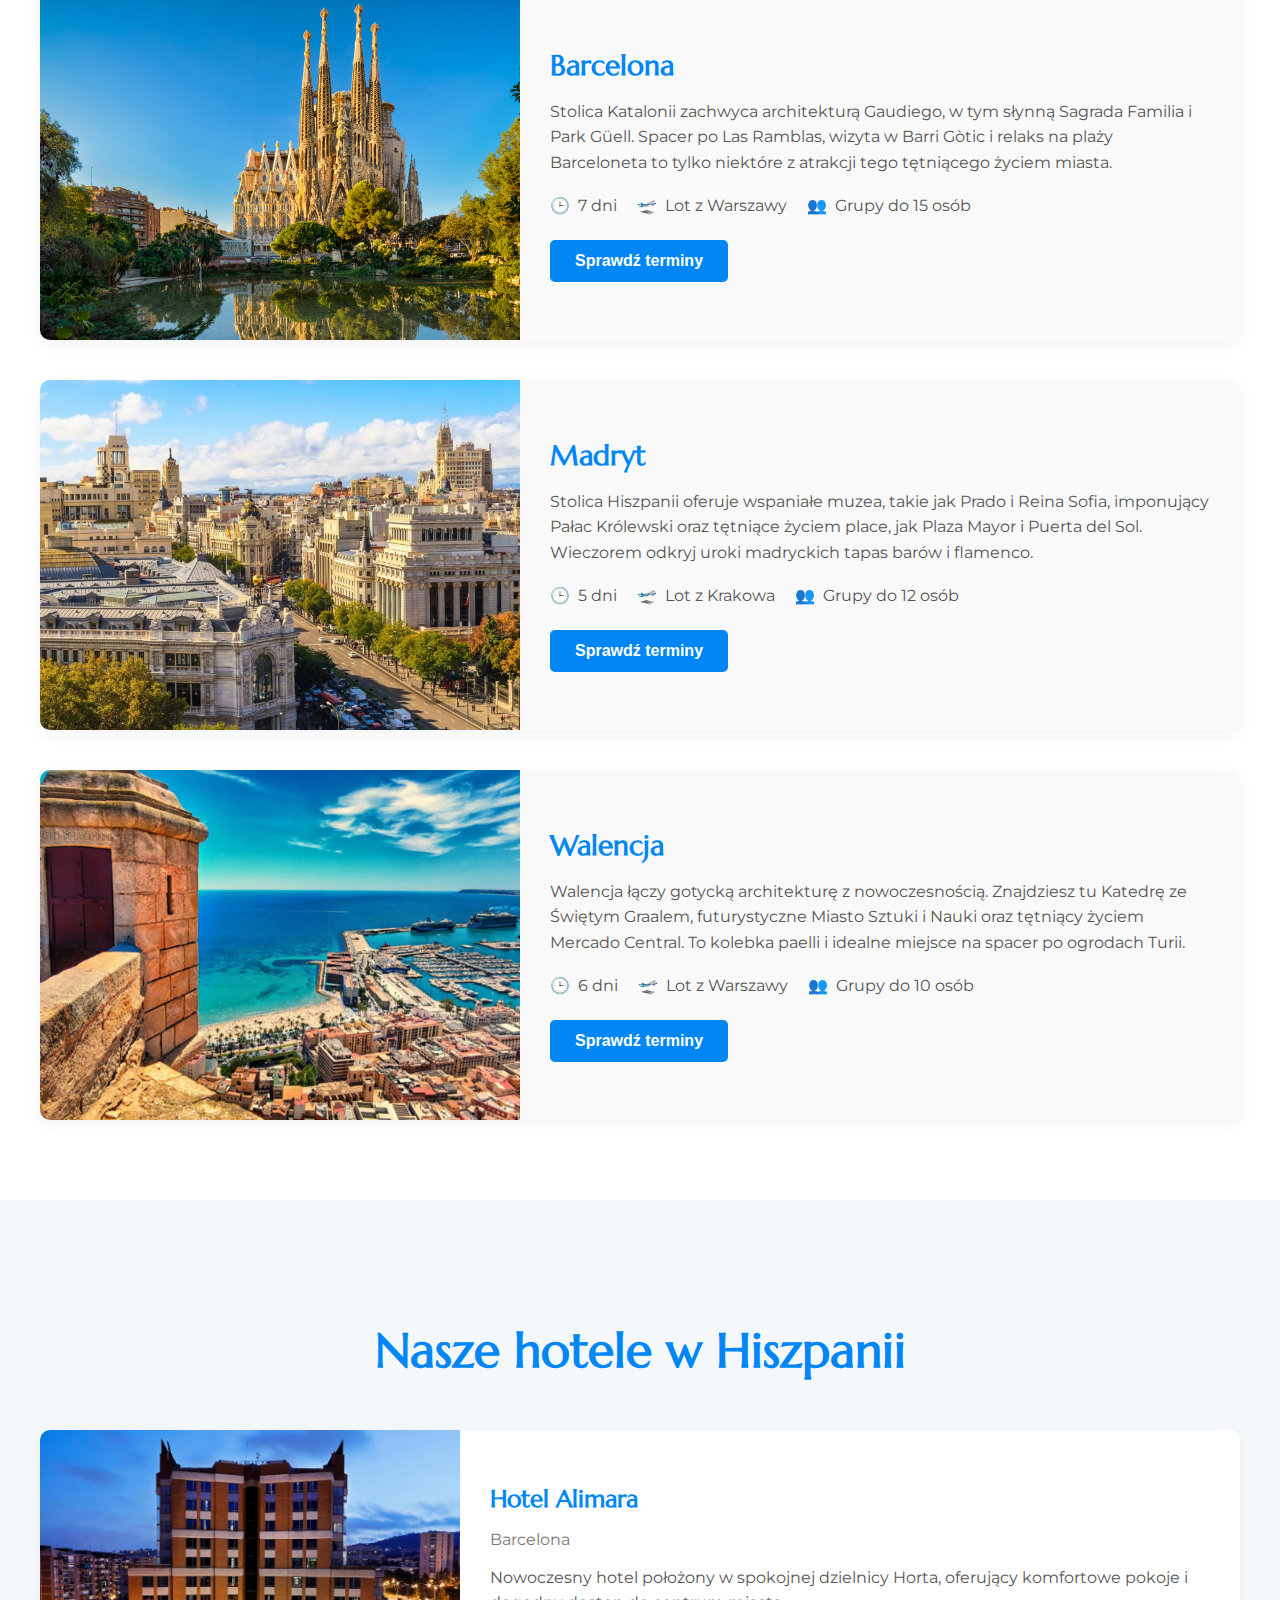
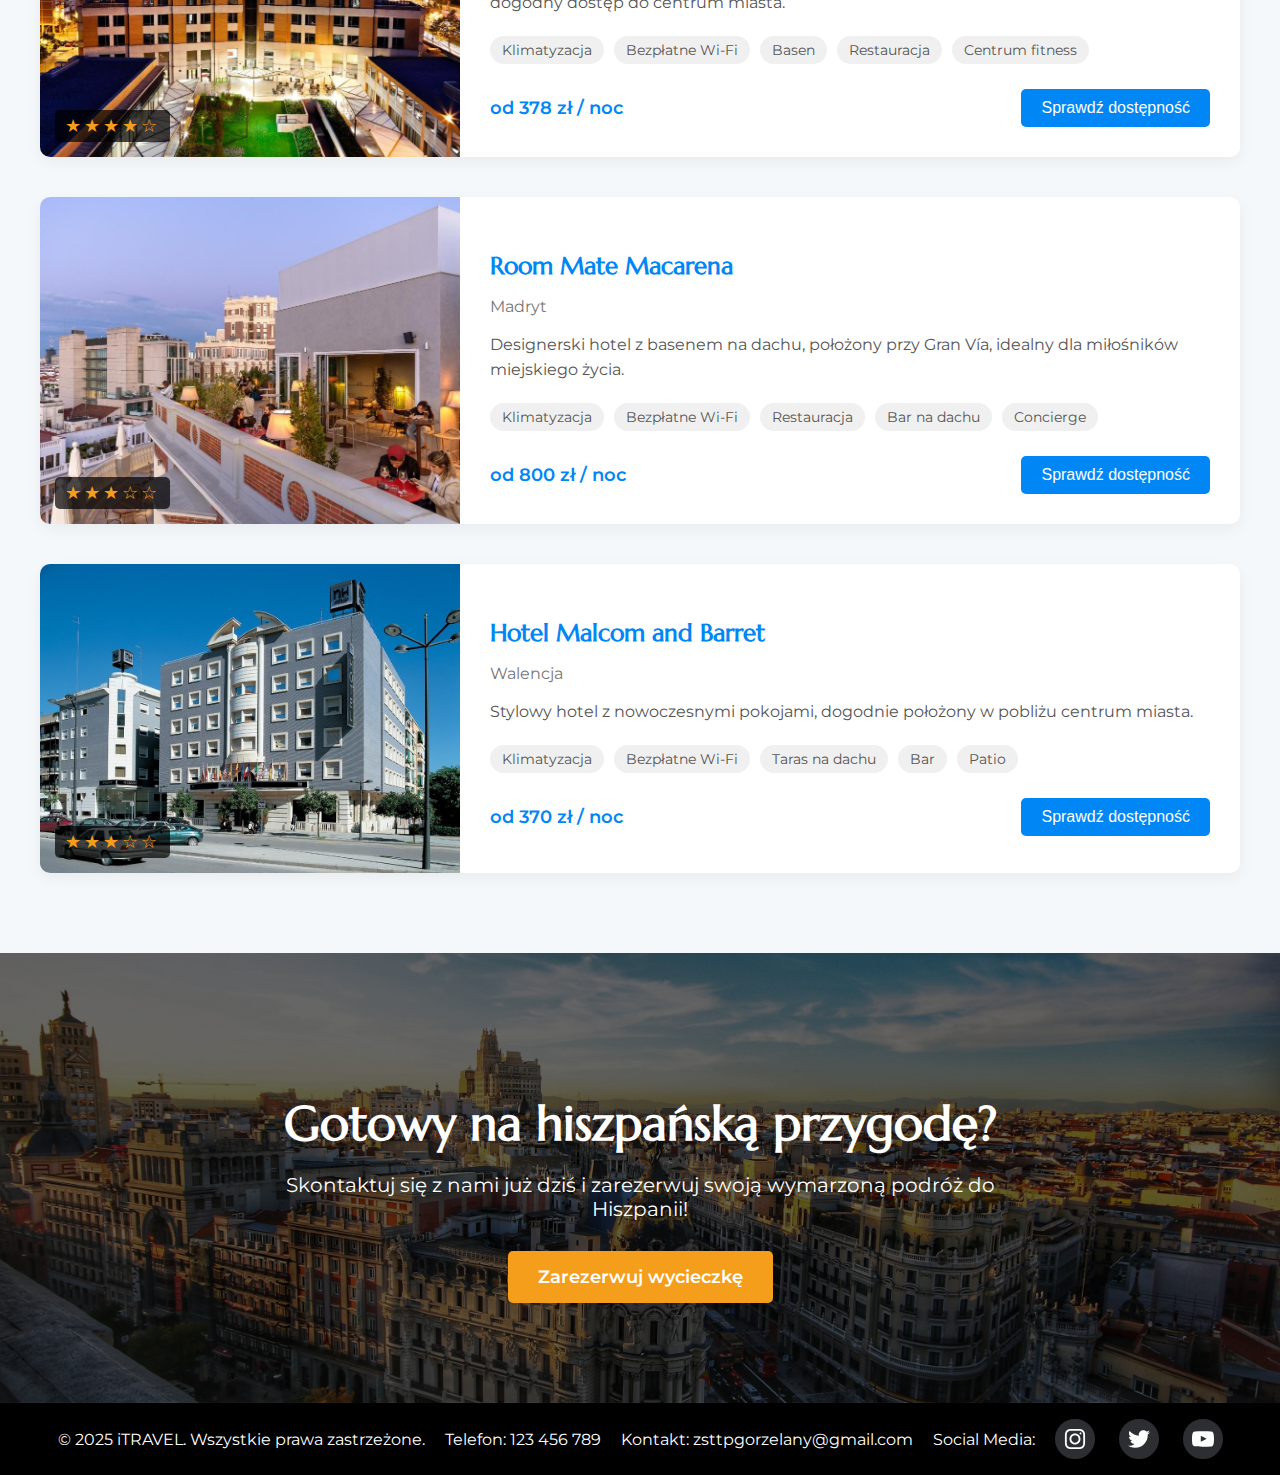
<file: hiszpania.html>
<!DOCTYPE html>
<html lang="pl">
<head>
    <meta charset="UTF-8">
    <meta name="viewport" content="width=device-width, initial-scale=1.0">
    <link rel="stylesheet" href="styles/mainstyle.css">
    <link rel="stylesheet" href="styles/countrystyle.css">
    <link rel="icon" href="photos/ikona.png" type="image/png" />
    <link rel="preconnect" href="https://fonts.googleapis.com">
    <link rel="preconnect" href="https://fonts.gstatic.com" crossorigin>
    <link href="https://fonts.googleapis.com/css2?family=Fondamento:ital@0;1&family=Montserrat:ital,wght@0,100..900;1,100..900&display=swap" rel="stylesheet">
    <link rel="preconnect" href="https://fonts.googleapis.com">
    <link rel="preconnect" href="https://fonts.gstatic.com" crossorigin>
    <link href="https://fonts.googleapis.com/css2?family=Fondamento:ital@0;1&family=Marcellus&family=Montserrat:ital,wght@0,100..900;1,100..900&display=swap" rel="stylesheet">
    <title>iTRAVEL</title>
</head>
<body>
<div class="container">
            <header>
                <a href="index.html"><h1><span>i</span>TRAVEL</h1></a>
                <nav class="navbar">
                    <a href="onas.html"><button class="button">O NAS</button></a>
                    <a href="oferta.html"><button class="button">OFERTA</button></a>
                    <a href="rezerwacja.html"><button class="button">REZERWACJA</button></a>
                    <a href="logowanie.html"><button class="button">LOGOWANIE</button></a>
                </nav>
</header>  
<main>
    <!-- Hero section -->
    <div class="country-hero" style="background-image: url('photos/tlohiszpania.jpg');">
        <div class="hero-content">
            <h1>Hiszpania</h1>
            <p>Odkryj magię i pasję Hiszpanii z iTRAVEL</p>
        </div>
    </div>

    <!-- Why visit section -->
    <div class="why-visit-section">
        <div class="section-container">
            <h2>Dlaczego warto odwiedzić Hiszpanię?</h2>
            <div class="reasons-container">
                <div class="reason-card">
                    <div class="reason-icon">🏖️</div>
                    <h3>Piękne plaże</h3>
                    <p>Hiszpania oferuje ponad 8000 km wybrzeża z krystalicznie czystą wodą i złotymi plażami. Od Costa Brava po Costa del Sol, każdy znajdzie idealne miejsce do wypoczynku.</p>
                </div>
                <div class="reason-card">
                    <div class="reason-icon">🏛️</div>
                    <h3>Bogata historia i kultura</h3>
                    <p>Odkryj fascynującą historię Hiszpanii, od starożytnych rzymskich ruin po mauretańskie pałace i gotyckie katedry. Kraj pełen jest zabytków UNESCO i muzeów światowej klasy.</p>
                </div>
                <div class="reason-card">
                    <div class="reason-icon">🥘</div>
                    <h3>Wyśmienita kuchnia</h3>
                    <p>Hiszpańska kuchnia to prawdziwa uczta dla podniebienia. Spróbuj tradycyjnej paelli, tapas, świeżych owoców morza i wybornych win z lokalnych winnic.</p>
                </div>
                <div class="reason-card">
                    <div class="reason-icon">💃</div>
                    <h3>Żywa atmosfera</h3>
                    <p>Doświadcz energii hiszpańskich miast, flamenco, fiesty i słynnej sjesty. Hiszpanie wiedzą, jak cieszyć się życiem, a ich radość jest zaraźliwa!</p>
                </div>
            </div>
        </div>
    </div>

    <!-- Destinations section -->
    <div class="destinations-section">
        <div class="section-container">
            <h2>Nasze kierunki w Hiszpanii</h2>
            <div class="destinations-container">
                <div class="destination-card">
                    <img src="photos/barcelona.jpg" alt="Barcelona">
                    <div class="destination-info">
                        <h3>Barcelona</h3>
                        <p>Stolica Katalonii zachwyca architekturą Gaudiego, w tym słynną Sagrada Familia i Park Güell. Spacer po Las Ramblas, wizyta w Barri Gòtic i relaks na plaży Barceloneta to tylko niektóre z atrakcji tego tętniącego życiem miasta.</p>
                        <div class="destination-details">
                            <span class="detail"><i class="detail-icon">🕒</i> 7 dni</span>
                            <span class="detail"><i class="detail-icon">🛫</i> Lot z Warszawy</span>
                            <span class="detail"><i class="detail-icon">👥</i> Grupy do 15 osób</span>
                        </div>
                        <button class="reserve-btn">Sprawdź terminy</button>
                    </div>
                </div>

                <div class="destination-card">
                    <img src="photos/madryt.jpg" alt="Madryt">
                    <div class="destination-info">
                        <h3>Madryt</h3>
                        <p>Stolica Hiszpanii oferuje wspaniałe muzea, takie jak Prado i Reina Sofia, imponujący Pałac Królewski oraz tętniące życiem place, jak Plaza Mayor i Puerta del Sol. Wieczorem odkryj uroki madryckich tapas barów i flamenco.</p>
                        <div class="destination-details">
                            <span class="detail"><i class="detail-icon">🕒</i> 5 dni</span>
                            <span class="detail"><i class="detail-icon">🛫</i> Lot z Krakowa</span>
                            <span class="detail"><i class="detail-icon">👥</i> Grupy do 12 osób</span>
                        </div>
                        <button class="reserve-btn">Sprawdź terminy</button>
                    </div>
                </div>

                <div class="destination-card">
                    <img src="photos/walencja.jpg" alt="Walencja">
                    <div class="destination-info">
                        <h3>Walencja</h3>
                        <p>Walencja łączy gotycką architekturę z nowoczesnością. Znajdziesz tu Katedrę ze Świętym Graalem, futurystyczne Miasto Sztuki i Nauki oraz tętniący życiem Mercado Central. To kolebka paelli i idealne miejsce na spacer po ogrodach Turii.</p>
                        <div class="destination-details">
                            <span class="detail"><i class="detail-icon">🕒</i> 6 dni</span>
                            <span class="detail"><i class="detail-icon">🛫</i> Lot z Warszawy</span>
                            <span class="detail"><i class="detail-icon">👥</i> Grupy do 10 osób</span>
                        </div>
                        <button class="reserve-btn">Sprawdź terminy</button>
                    </div>
                </div>
            </div>
        </div>
    </div>

    <!-- Hotels section -->
    <div class="hotels-section">
        <div class="section-container">
            <h2>Nasze hotele w Hiszpanii</h2>
            <div class="hotels-container">
                <div class="hotel-card">
                    <div class="hotel-image">
                        <img src="photos/hotelhiszpania1.jpg" alt="Hotel Barcelona">
                        <div class="hotel-rating">
                            <span>★</span><span>★</span><span>★</span><span>★</span><span>☆</span>
                        </div>
                    </div>
                    <div class="hotel-info">
                        <h3>Hotel Alimara</h3>
                        <p class="hotel-location">Barcelona</p>
                        <p class="hotel-description">Nowoczesny hotel położony w spokojnej dzielnicy Horta, oferujący komfortowe pokoje i dogodny dostęp do centrum miasta.</p>
                        <ul class="hotel-amenities">
                            <li>Klimatyzacja</li>
                            <li>Bezpłatne Wi-Fi</li>
                            <li>Basen</li>
                            <li>Restauracja</li>
                            <li>Centrum fitness</li>
                        </ul>
                        <div class="hotel-price">
                            <span>od 378 zł / noc</span>
                            <button class="check-btn">Sprawdź dostępność</button>
                        </div>
                    </div>
                </div>

                <div class="hotel-card">
                    <div class="hotel-image">
                        <img src="photos/hotelhiszpania2.jpg" alt="Hotel Madryt">
                        <div class="hotel-rating">
                            <span>★</span><span>★</span><span>★</span><span>☆</span><span>☆</span>
                        </div>
                    </div>
                    <div class="hotel-info">
                        <h3>Room Mate Macarena</h3>
                        <p class="hotel-location">Madryt</p>
                        <p class="hotel-description">Designerski hotel z basenem na dachu, położony przy Gran Vía, idealny dla miłośników miejskiego życia.</p>
                        <ul class="hotel-amenities">
                            <li>Klimatyzacja</li>
                            <li>Bezpłatne Wi-Fi</li>
                            <li>Restauracja</li>
                            <li>Bar na dachu</li>
                            <li>Concierge</li>
                        </ul>
                        <div class="hotel-price">
                            <span>od 800 zł / noc</span>
                            <button class="check-btn">Sprawdź dostępność</button>
                        </div>
                    </div>
                </div>

                <div class="hotel-card">
                    <div class="hotel-image">
                        <img src="photos/hotelhiszpania3.jpg" alt="Hotel Sewilla">
                        <div class="hotel-rating">
                            <span>★</span><span>★</span><span>★</span><span>☆</span><span>☆</span>
                        </div>
                    </div>
                    <div class="hotel-info">
                        <h3>Hotel Malcom and Barret</h3>
                        <p class="hotel-location">Walencja</p>
                        <p class="hotel-description">Stylowy hotel z nowoczesnymi pokojami, dogodnie położony w pobliżu centrum miasta.</p>
                        <ul class="hotel-amenities">
                            <li>Klimatyzacja</li>
                            <li>Bezpłatne Wi-Fi</li>
                            <li>Taras na dachu</li>
                            <li>Bar</li>
                            <li>Patio</li>
                        </ul>
                        <div class="hotel-price">
                            <span>od 370 zł / noc</span>
                            <button class="check-btn">Sprawdź dostępność</button>
                        </div>
                    </div>
                </div>
            </div>
        </div>
    </div>

    <!-- Booking CTA section -->
    <div class="booking-cta"  style="background-image: linear-gradient(rgba(0, 0, 0, 0.6), rgba(0, 0, 0, 0.6)), url('photos/tlohiszpania2.jpg');">
        <div class="cta-content">
            <h2>Gotowy na hiszpańską przygodę?</h2>
            <p>Skontaktuj się z nami już dziś i zarezerwuj swoją wymarzoną podróż do Hiszpanii!</p>
            <div class="cta-buttons">
              <a href="rezerwacja.html" class="cta-button">Zarezerwuj wycieczkę</a>
           
          </div>
        </div>
    </div>
</main>
<footer>
    <p>&copy; 2025 iTRAVEL. Wszystkie prawa zastrzeżone.</p>
    <p>Telefon: 123 456 789</p>
    <p>Kontakt: <a href="mailto:zsttpokupniak@gmail.com">zsttpgorzelany@gmail.com</a>
    <p>Social Media:</p>
<div class="button-container">
    <button class="button flex-center">
      <svg
        viewBox="0 0 24 24"
        class="btn-svg"
        width="22px"
        fill="none"
        xmlns="http://www.w3.org/2000/svg"
      >
        <g id="SVGRepo_bgCarrier" stroke-width="0"></g>
        <g
          id="SVGRepo_tracerCarrier"
          stroke-linecap="round"
          stroke-linejoin="round"
        ></g>
        <g id="SVGRepo_iconCarrier">
          <path
            fill-rule="evenodd"
            clip-rule="evenodd"
            d="M12 18C15.3137 18 18 15.3137 18 12C18 8.68629 15.3137 6 12 6C8.68629 6 6 8.68629 6 12C6 15.3137 8.68629 18 12 18ZM12 16C14.2091 16 16 14.2091 16 12C16 9.79086 14.2091 8 12 8C9.79086 8 8 9.79086 8 12C8 14.2091 9.79086 16 12 16Z"
            fill="#fff"
          ></path>
          <path
            d="M18 5C17.4477 5 17 5.44772 17 6C17 6.55228 17.4477 7 18 7C18.5523 7 19 6.55228 19 6C19 5.44772 18.5523 5 18 5Z"
            fill="#fff"
          ></path>
          <path
            fill-rule="evenodd"
            clip-rule="evenodd"
            d="M1.65396 4.27606C1 5.55953 1 7.23969 1 10.6V13.4C1 16.7603 1 18.4405 1.65396 19.7239C2.2292 20.8529 3.14708 21.7708 4.27606 22.346C5.55953 23 7.23969 23 10.6 23H13.4C16.7603 23 18.4405 23 19.7239 22.346C20.8529 21.7708 21.7708 20.8529 22.346 19.7239C23 18.4405 23 16.7603 23 13.4V10.6C23 7.23969 23 5.55953 22.346 4.27606C21.7708 3.14708 20.8529 2.2292 19.7239 1.65396C18.4405 1 16.7603 1 13.4 1H10.6C7.23969 1 5.55953 1 4.27606 1.65396C3.14708 2.2292 2.2292 3.14708 1.65396 4.27606ZM13.4 3H10.6C8.88684 3 7.72225 3.00156 6.82208 3.0751C5.94524 3.14674 5.49684 3.27659 5.18404 3.43597C4.43139 3.81947 3.81947 4.43139 3.43597 5.18404C3.27659 5.49684 3.14674 5.94524 3.0751 6.82208C3.00156 7.72225 3 8.88684 3 10.6V13.4C3 15.1132 3.00156 16.2777 3.0751 17.1779C3.14674 18.0548 3.27659 18.5032 3.43597 18.816C3.81947 19.5686 4.43139 20.1805 5.18404 20.564C5.49684 20.7234 5.94524 20.8533 6.82208 20.9249C7.72225 20.9984 8.88684 21 10.6 21H13.4C15.1132 21 16.2777 20.9984 17.1779 20.9249C18.0548 20.8533 18.5032 20.7234 18.816 20.564C19.5686 20.1805 20.1805 19.5686 20.564 18.816C20.7234 18.5032 20.8533 18.0548 20.9249 17.1779C20.9984 16.2777 21 15.1132 21 13.4V10.6C21 8.88684 20.9984 7.72225 20.9249 6.82208C20.8533 5.94524 20.7234 5.49684 20.564 5.18404C20.1805 4.43139 19.5686 3.81947 18.816 3.43597C18.5032 3.27659 18.0548 3.14674 17.1779 3.0751C16.2777 3.00156 15.1132 3 13.4 3Z"
            fill="#fff"
          ></path>
        </g>
      </svg>
    </button>
    <button class="button flex-center">
      <svg
        fill="#fff"
        xmlns:xlink="http://www.w3.org/1999/xlink"
        xmlns="http://www.w3.org/2000/svg"
        version="1.1"
        class="btn-svg"
        width="22px"
        viewBox="0 -2 20 20"
      >
        <g stroke-width="0" id="SVGRepo_bgCarrier"></g>
        <g
          stroke-linejoin="round"
          stroke-linecap="round"
          id="SVGRepo_tracerCarrier"
        ></g>
        <g id="SVGRepo_iconCarrier">
          <title>twitter [#154]</title>
          <desc>Created with Sketch.</desc>
          <defs></defs>
          <g
            fill-rule="evenodd"
            fill="none"
            stroke-width="1"
            stroke="none"
            id="Page-1"
          >
            <g
              fill="#fff"
              transform="translate(-60.000000, -7521.000000)"
              id="Dribbble-Light-Preview"
            >
              <g transform="translate(56.000000, 160.000000)" id="icons">
                <path
                  id="twitter-[#154]"
                  d="M10.29,7377 C17.837,7377 21.965,7370.84365 21.965,7365.50546 C21.965,7365.33021 21.965,7365.15595 21.953,7364.98267 C22.756,7364.41163 23.449,7363.70276 24,7362.8915 C23.252,7363.21837 22.457,7363.433 21.644,7363.52751 C22.5,7363.02244 23.141,7362.2289 23.448,7361.2926 C22.642,7361.76321 21.761,7362.095 20.842,7362.27321 C19.288,7360.64674 16.689,7360.56798 15.036,7362.09796 C13.971,7363.08447 13.518,7364.55538 13.849,7365.95835 C10.55,7365.79492 7.476,7364.261 5.392,7361.73762 C4.303,7363.58363 4.86,7365.94457 6.663,7367.12996 C6.01,7367.11125 5.371,7366.93797 4.8,7366.62489 L4.8,7366.67608 C4.801,7368.5989 6.178,7370.2549 8.092,7370.63591 C7.488,7370.79836 6.854,7370.82199 6.24,7370.70483 C6.777,7372.35099 8.318,7373.47829 10.073,7373.51078 C8.62,7374.63513 6.825,7375.24554 4.977,7375.24358 C4.651,7375.24259 4.325,7375.22388 4,7375.18549 C5.877,7376.37088 8.06,7377 10.29,7376.99705"
                ></path>
              </g>
            </g>
          </g>
        </g>
      </svg>
    </button>
   
    <button class="button flex-center">
      <svg
        stroke="#fff"
        fill="#fff"
        xmlns:xlink="http://www.w3.org/1999/xlink"
        xmlns="http://www.w3.org/2000/svg"
        version="1.1"
        class="btn-svg"
        width="22px"
        viewBox="0 -3 20 20"
      >
        <g stroke-width="0" id="SVGRepo_bgCarrier"></g>
        <g
          stroke-linejoin="round"
          stroke-linecap="round"
          id="SVGRepo_tracerCarrier"
        ></g>
        <g id="SVGRepo_iconCarrier">
          <title>youtube [#fff168]</title>
          <desc>Created with Sketch.</desc>
          <defs></defs>
          <g
            fill-rule="evenodd"
            fill="none"
            stroke-width="1"
            stroke="none"
            id="Page-1"
          >
            <g
              fill="#fff"
              transform="translate(-300.000000, -7442.000000)"
              id="Dribbble-Light-Preview"
            >
              <g transform="translate(56.000000, 160.000000)" id="icons">
                <path
                  id="youtube-[#fff168]"
                  d="M251.988432,7291.58588 L251.988432,7285.97425 C253.980638,7286.91168 255.523602,7287.8172 257.348463,7288.79353 C255.843351,7289.62824 253.980638,7290.56468 251.988432,7291.58588 M263.090998,7283.18289 C262.747343,7282.73013 262.161634,7282.37809 261.538073,7282.26141 C259.705243,7281.91336 248.270974,7281.91237 246.439141,7282.26141 C245.939097,7282.35515 245.493839,7282.58153 245.111335,7282.93357 C243.49964,7284.42947 244.004664,7292.45151 244.393145,7293.75096 C244.556505,7294.31342 244.767679,7294.71931 245.033639,7294.98558 C245.376298,7295.33761 245.845463,7295.57995 246.384355,7295.68865 C247.893451,7296.0008 255.668037,7296.17532 261.506198,7295.73552 C262.044094,7295.64178 262.520231,7295.39147 262.895762,7295.02447 C264.385932,7293.53455 264.28433,7285.06174 263.090998,7283.18289"
                ></path>
              </g>
            </g>
          </g>
        </g>
      </svg>
    </button>
  </div>
  
</footer>
</div>
<script src="script.js"></script>
</body>
</html>
</file>
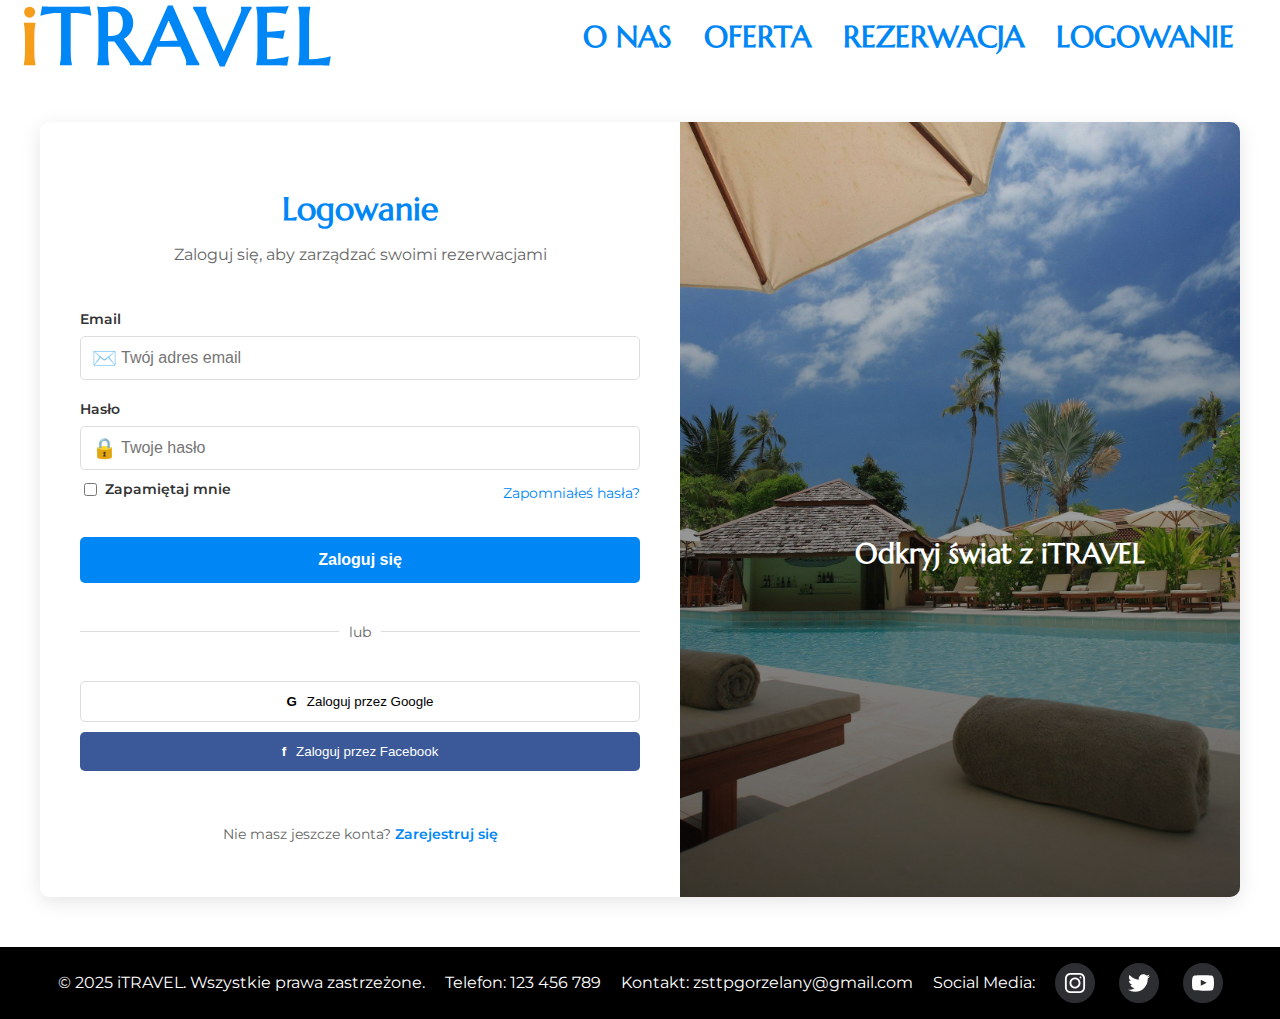
<file: logowanie.html>
<!DOCTYPE html>
<html lang="pl">
<head>
    <meta charset="UTF-8">
    <meta name="viewport" content="width=device-width, initial-scale=1.0">
    <link rel="stylesheet" href="styles/mainstyle.css">
    <link rel="stylesheet" href="styles/logowaniestyle.css">
    <link rel="icon" href="photos/ikona.png" type="image/png" />
    <link rel="preconnect" href="https://fonts.googleapis.com">
    <link rel="preconnect" href="https://fonts.gstatic.com" crossorigin>
    <link href="https://fonts.googleapis.com/css2?family=Fondamento:ital@0;1&family=Montserrat:ital,wght@0,100..900;1,100..900&display=swap" rel="stylesheet">
    <link rel="preconnect" href="https://fonts.googleapis.com">
    <link rel="preconnect" href="https://fonts.gstatic.com" crossorigin>
    <link href="https://fonts.googleapis.com/css2?family=Fondamento:ital@0;1&family=Marcellus&family=Montserrat:ital,wght@0,100..900;1,100..900&display=swap" rel="stylesheet">
    <title>iTRAVEL</title>
</head>
<body>
<div class="container">
    <header>
        <a href="index.html"><h1><span>i</span>TRAVEL</h1></a>
        <nav class="navbar">
            <a href="onas.html"><button class="button">O NAS</button></a>
            <a href="oferta.html"><button class="button">OFERTA</button></a>
            <a href="rezerwacja.html"><button class="button">REZERWACJA</button></a>
            <a href="logowanie.html"><button class="button">LOGOWANIE</button></a>
        </nav>
    </header>  
    <main>
        <div class="auth-container">
            <div class="auth-card">
                <div class="auth-header">
                    <h2>Logowanie</h2>
                    <p>Zaloguj się, aby zarządzać swoimi rezerwacjami</p>
                </div>
                
                <form id="login-form" class="auth-form">
                    <div class="form-group">
                        <label for="email">Email</label>
                        <div class="input-with-icon">
                            <i class="icon">✉️</i>
                            <input type="email" id="email" name="email" placeholder="Twój adres email" required>
                        </div>
                    </div>
                    
                    <div class="form-group">
                        <label for="password">Hasło</label>
                        <div class="input-with-icon">
                            <i class="icon">🔒</i>
                            <input type="password" id="password" name="password" placeholder="Twoje hasło" required>
                        </div>
                        <div class="password-options">
                            <label class="remember-me">
                                <input type="checkbox" name="remember">
                                <span>Zapamiętaj mnie</span>
                            </label>
                            <a href="#" class="forgot-password">Zapomniałeś hasła?</a>
                        </div>
                    </div>
                    
                    <button type="submit" class="auth-button">Zaloguj się</button>
                    
                    <div class="auth-divider">
                        <span>lub</span>
                    </div>
                    
                    <div class="social-login">
                        <button type="button" class="social-button google">
                            <i class="social-icon">G</i>
                            <span>Zaloguj przez Google</span>
                        </button>
                        <button type="button" class="social-button facebook">
                            <i class="social-icon">f</i>
                            <span>Zaloguj przez Facebook</span>
                        </button>
                    </div>
                    
                    <div class="auth-footer">
                        <p>Nie masz jeszcze konta? <a href="rejestracja.html">Zarejestruj się</a></p>
                    </div>
                </form>
            </div>
            
            <div class="auth-image">
                <img src="photos/pexels-thorsten-technoman-109353-338504.jpg" alt="Podróż z iTRAVEL">
                <div class="image-overlay">
                    <div class="overlay-content">
                        <h3>Odkryj świat z iTRAVEL</h3>
                    </div>
                </div>
            </div>
        </div>
    </main>
    <footer>
        <p>&copy; 2025 iTRAVEL. Wszystkie prawa zastrzeżone.</p>
        <p>Telefon: 123 456 789</p>
        <p>Kontakt: <a href="mailto:zsttpgorzelany@gmail.com">zsttpgorzelany@gmail.com</a>
        <p>Social Media:</p>
        <div class="button-container">
            <button class="button flex-center">
                <svg
                viewBox="0 0 24 24"
                class="btn-svg"
                width="22px"
                fill="none"
                xmlns="http://www.w3.org/2000/svg"
                >
                <g id="SVGRepo_bgCarrier" stroke-width="0"></g>
                <g
                    id="SVGRepo_tracerCarrier"
                    stroke-linecap="round"
                    stroke-linejoin="round"
                ></g>
                <g id="SVGRepo_iconCarrier">
                    <path
                    fill-rule="evenodd"
                    clip-rule="evenodd"
                    d="M12 18C15.3137 18 18 15.3137 18 12C18 8.68629 15.3137 6 12 6C8.68629 6 6 8.68629 6 12C6 15.3137 8.68629 18 12 18ZM12 16C14.2091 16 16 14.2091 16 12C16 9.79086 14.2091 8 12 8C9.79086 8 8 9.79086 8 12C8 14.2091 9.79086 16 12 16Z"
                    fill="#fff"
                    ></path>
                    <path
                    d="M18 5C17.4477 5 17 5.44772 17 6C17 6.55228 17.4477 7 18 7C18.5523 7 19 6.55228 19 6C19 5.44772 18.5523 5 18 5Z"
                    fill="#fff"
                    ></path>
                    <path
                    fill-rule="evenodd"
                    clip-rule="evenodd"
                    d="M1.65396 4.27606C1 5.55953 1 7.23969 1 10.6V13.4C1 16.7603 1 18.4405 1.65396 19.7239C2.2292 20.8529 3.14708 21.7708 4.27606 22.346C5.55953 23 7.23969 23 10.6 23H13.4C16.7603 23 18.4405 23 19.7239 22.346C20.8529 21.7708 21.7708 20.8529 22.346 19.7239C23 18.4405 23 16.7603 23 13.4V10.6C23 7.23969 23 5.55953 22.346 4.27606C21.7708 3.14708 20.8529 2.2292 19.7239 1.65396C18.4405 1 16.7603 1 13.4 1H10.6C7.23969 1 5.55953 1 4.27606 1.65396C3.14708 2.2292 2.2292 3.14708 1.65396 4.27606ZM13.4 3H10.6C8.88684 3 7.72225 3.00156 6.82208 3.0751C5.94524 3.14674 5.49684 3.27659 5.18404 3.43597C4.43139 3.81947 3.81947 4.43139 3.43597 5.18404C3.27659 5.49684 3.14674 5.94524 3.0751 6.82208C3.00156 7.72225 3 8.88684 3 10.6V13.4C3 15.1132 3.00156 16.2777 3.0751 17.1779C3.14674 18.0548 3.27659 18.5032 3.43597 18.816C3.81947 19.5686 4.43139 20.1805 5.18404 20.564C5.49684 20.7234 5.94524 20.8533 6.82208 20.9249C7.72225 20.9984 8.88684 21 10.6 21H13.4C15.1132 21 16.2777 20.9984 17.1779 20.9249C18.0548 20.8533 18.5032 20.7234 18.816 20.564C19.5686 20.1805 20.1805 19.5686 20.564 18.816C20.7234 18.5032 20.8533 18.0548 20.9249 17.1779C20.9984 16.2777 21 15.1132 21 13.4V10.6C21 8.88684 20.9984 7.72225 20.9249 6.82208C20.8533 5.94524 20.7234 5.49684 20.564 5.18404C20.1805 4.43139 19.5686 3.81947 18.816 3.43597C18.5032 3.27659 18.0548 3.14674 17.1779 3.0751C16.2777 3.00156 15.1132 3 13.4 3Z"
                    fill="#fff"
                    ></path>
                </g>
                </svg>
            </button>
            <button class="button flex-center">
                <svg
                fill="#fff"
                xmlns:xlink="http://www.w3.org/1999/xlink"
                xmlns="http://www.w3.org/2000/svg"
                version="1.1"
                class="btn-svg"
                width="22px"
                viewBox="0 -2 20 20"
                >
                <g stroke-width="0" id="SVGRepo_bgCarrier"></g>
                <g
                    stroke-linejoin="round"
                    stroke-linecap="round"
                    id="SVGRepo_tracerCarrier"
                ></g>
                <g id="SVGRepo_iconCarrier">
                    <title>twitter [#154]</title>
                    <desc>Created with Sketch.</desc>
                    <defs></defs>
                    <g
                    fill-rule="evenodd"
                    fill="none"
                    stroke-width="1"
                    stroke="none"
                    id="Page-1"
                    >
                    <g
                        fill="#fff"
                        transform="translate(-60.000000, -7521.000000)"
                        id="Dribbble-Light-Preview"
                    >
                        <g transform="translate(56.000000, 160.000000)" id="icons">
                        <path
                            id="twitter-[#154]"
                            d="M10.29,7377 C17.837,7377 21.965,7370.84365 21.965,7365.50546 C21.965,7365.33021 21.965,7365.15595 21.953,7364.98267 C22.756,7364.41163 23.449,7363.70276 24,7362.8915 C23.252,7363.21837 22.457,7363.433 21.644,7363.52751 C22.5,7363.02244 23.141,7362.2289 23.448,7361.2926 C22.642,7361.76321 21.761,7362.095 20.842,7362.27321 C19.288,7360.64674 16.689,7360.56798 15.036,7362.09796 C13.971,7363.08447 13.518,7364.55538 13.849,7365.95835 C10.55,7365.79492 7.476,7364.261 5.392,7361.73762 C4.303,7363.58363 4.86,7365.94457 6.663,7367.12996 C6.01,7367.11125 5.371,7366.93797 4.8,7366.62489 L4.8,7366.67608 C4.801,7368.5989 6.178,7370.2549 8.092,7370.63591 C7.488,7370.79836 6.854,7370.82199 6.24,7370.70483 C6.777,7372.35099 8.318,7373.47829 10.073,7373.51078 C8.62,7374.63513 6.825,7375.24554 4.977,7375.24358 C4.651,7375.24259 4.325,7375.22388 4,7375.18549 C5.877,7376.37088 8.06,7377 10.29,7376.99705"
                        ></path>
                        </g>
                    </g>
                    </g>
                </g>
                </svg>
            </button>
            
            <button class="button flex-center">
                <svg
                stroke="#fff"
                fill="#fff"
                xmlns:xlink="http://www.w3.org/1999/xlink"
                xmlns="http://www.w3.org/2000/svg"
                version="1.1"
                class="btn-svg"
                width="22px"
                viewBox="0 -3 20 20"
                >
                <g stroke-width="0" id="SVGRepo_bgCarrier"></g>
                <g
                    stroke-linejoin="round"
                    stroke-linecap="round"
                    id="SVGRepo_tracerCarrier"
                ></g>
                <g id="SVGRepo_iconCarrier">
                    <title>youtube [#fff168]</title>
                    <desc>Created with Sketch.</desc>
                    <defs></defs>
                    <g
                    fill-rule="evenodd"
                    fill="none"
                    stroke-width="1"
                    stroke="none"
                    id="Page-1"
                    >
                    <g
                        fill="#fff"
                        transform="translate(-300.000000, -7442.000000)"
                        id="Dribbble-Light-Preview"
                    >
                        <g transform="translate(56.000000, 160.000000)" id="icons">
                        <path
                            id="youtube-[#fff168]"
                            d="M251.988432,7291.58588 L251.988432,7285.97425 C253.980638,7286.91168 255.523602,7287.8172 257.348463,7288.79353 C255.843351,7289.62824 253.980638,7290.56468 251.988432,7291.58588 M263.090998,7283.18289 C262.747343,7282.73013 262.161634,7282.37809 261.538073,7282.26141 C259.705243,7281.91336 248.270974,7281.91237 246.439141,7282.26141 C245.939097,7282.35515 245.493839,7282.58153 245.111335,7282.93357 C243.49964,7284.42947 244.004664,7292.45151 244.393145,7293.75096 C244.556505,7294.31342 244.767679,7294.71931 245.033639,7294.98558 C245.376298,7295.33761 245.845463,7295.57995 246.384355,7295.68865 C247.893451,7296.0008 255.668037,7296.17532 261.506198,7295.73552 C262.044094,7295.64178 262.520231,7295.39147 262.895762,7295.02447 C264.385932,7293.53455 264.28433,7285.06174 263.090998,7283.18289"
                        ></path>
                        </g>
                    </g>
                    </g>
                </g>
                </svg>
            </button>
        </div>
    </footer>
</div>
<script src="script.js"></script>
<script src="logowanie.js"></script>
</body>
</html>
</file>
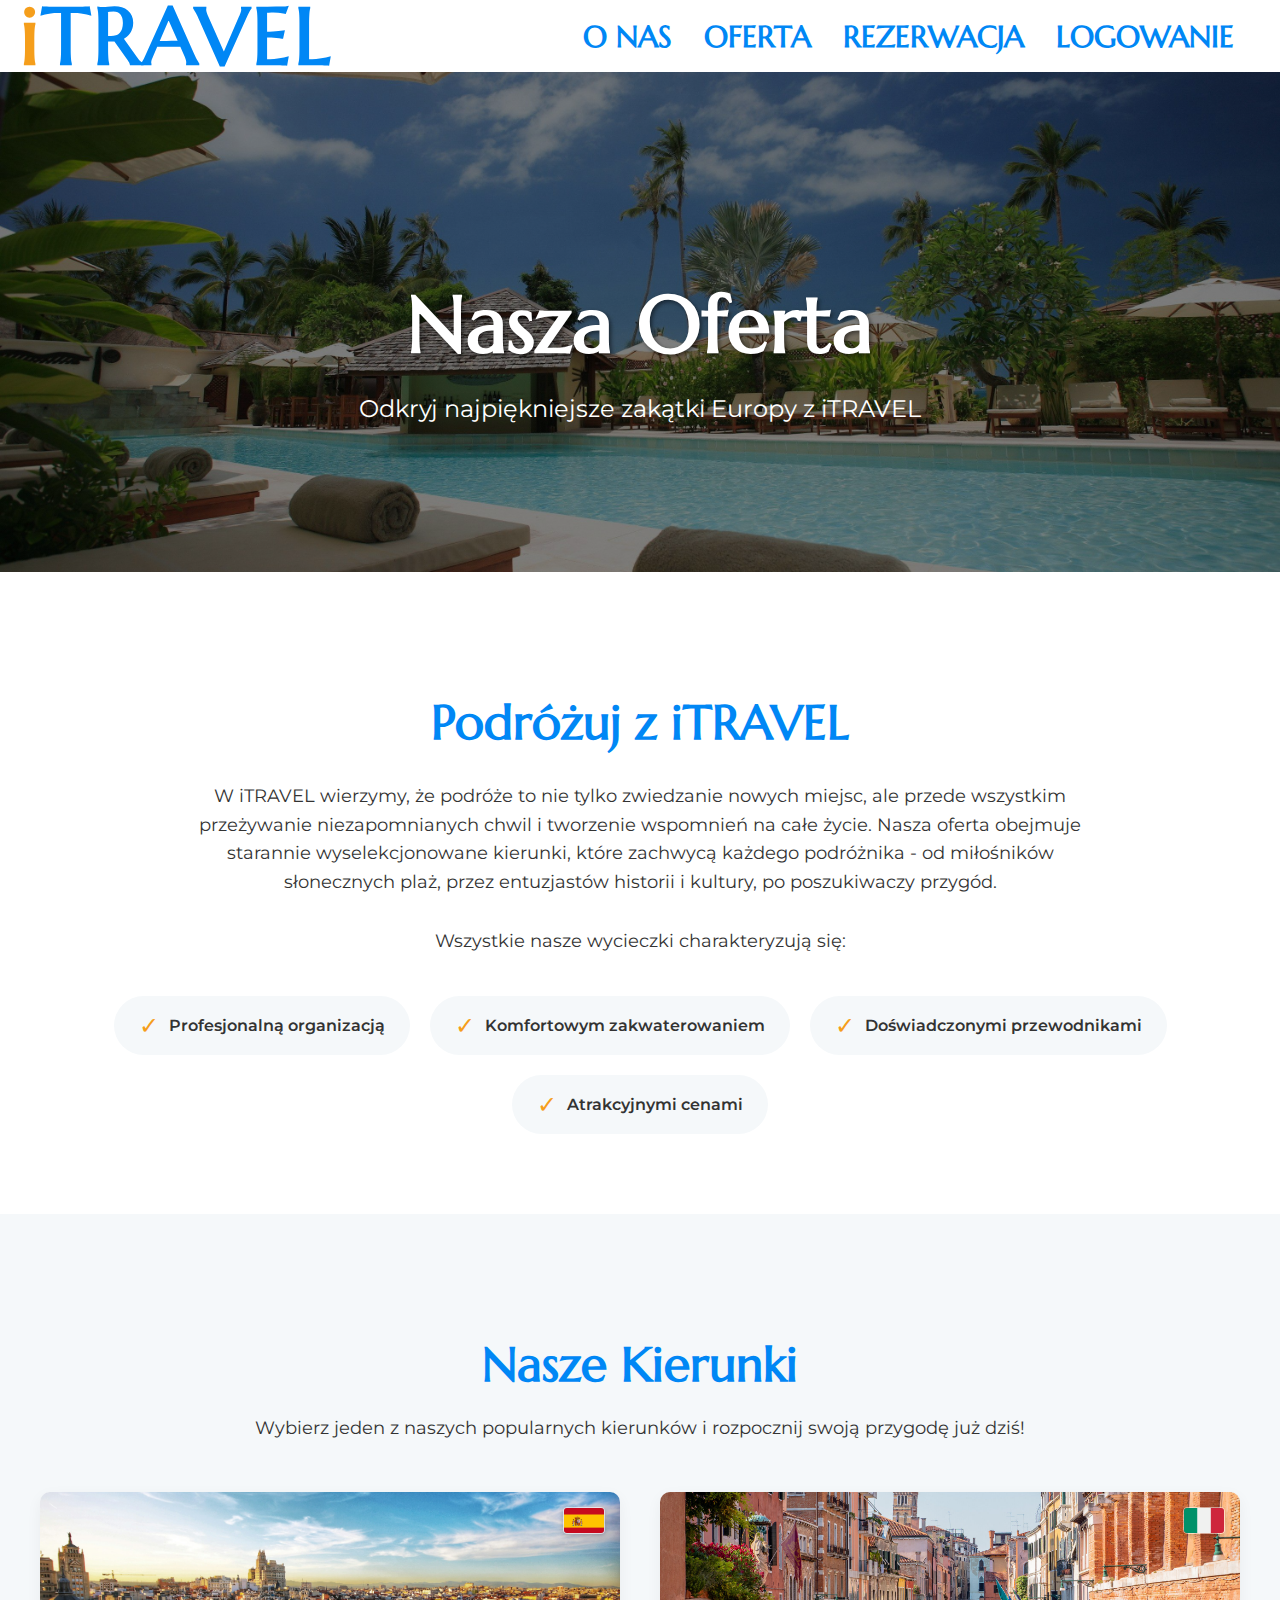
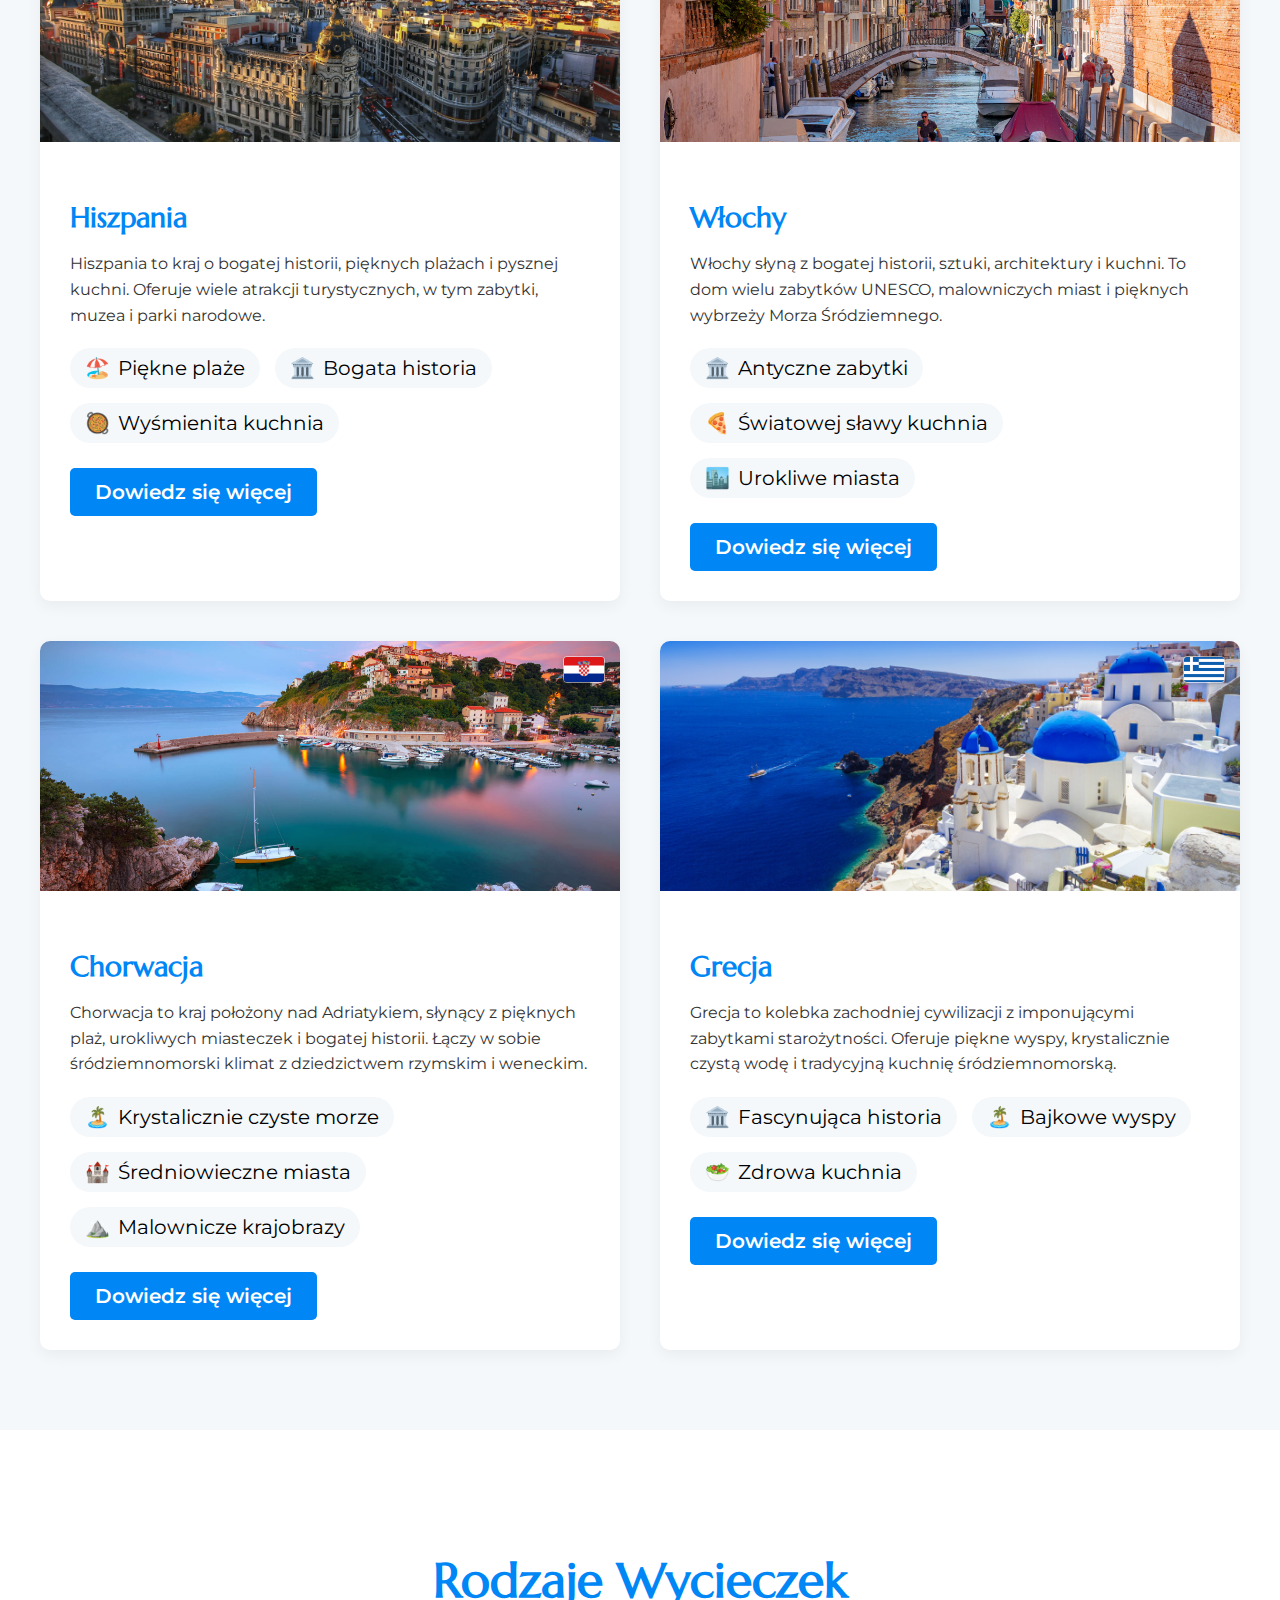
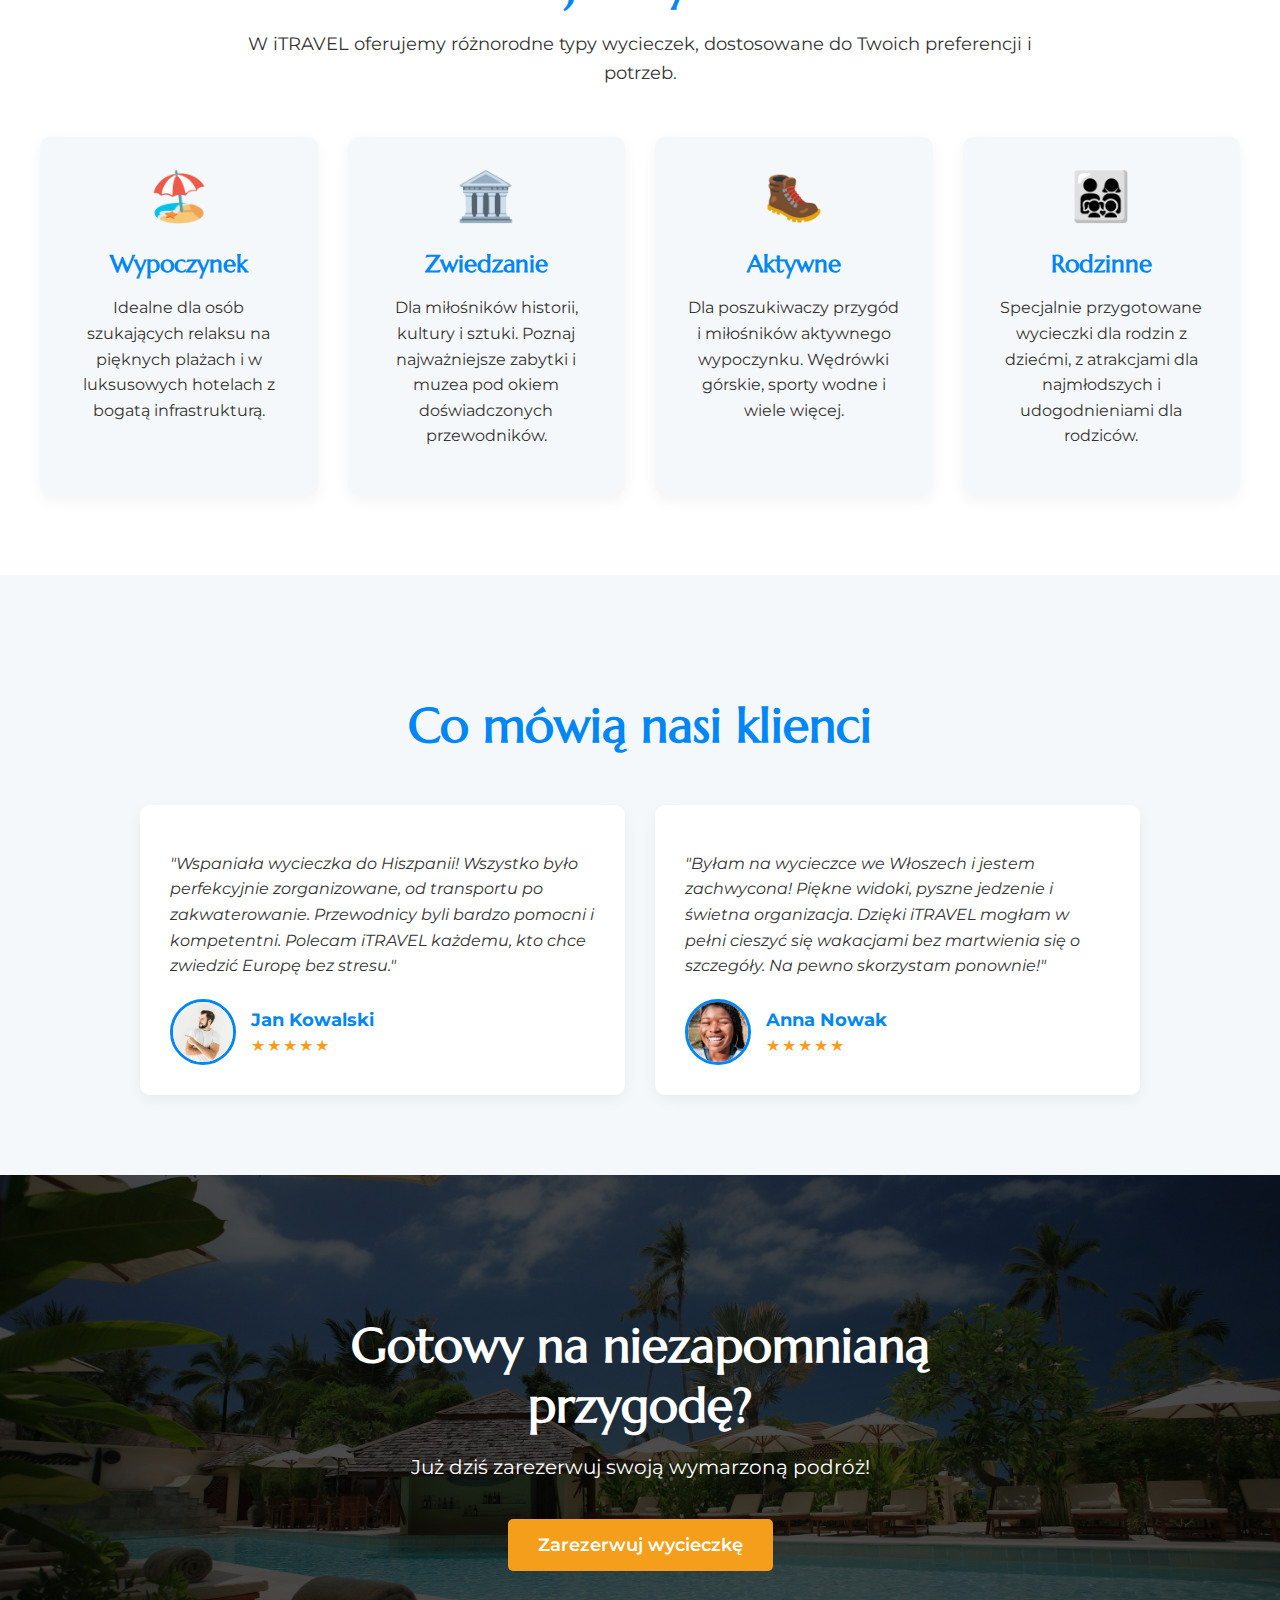
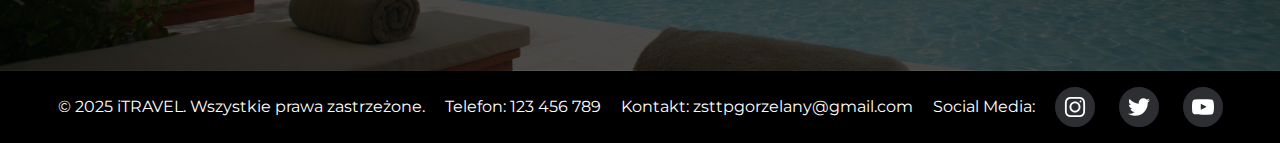
<file: oferta.html>
<!DOCTYPE html>
<html lang="pl">
<head>
    <meta charset="UTF-8">
    <meta name="viewport" content="width=device-width, initial-scale=1.0">
    <link rel="stylesheet" href="styles/mainstyle.css">
    <link rel="stylesheet" href="styles/onasstyle.css">
    <link rel="stylesheet" href="styles/ofertastyle.css">
    <link rel="icon" href="photos/ikona.png" type="image/png" />
    <link rel="preconnect" href="https://fonts.googleapis.com">
    <link rel="preconnect" href="https://fonts.gstatic.com" crossorigin>
    <link href="https://fonts.googleapis.com/css2?family=Fondamento:ital@0;1&family=Montserrat:ital,wght@0,100..900;1,100..900&display=swap" rel="stylesheet">
    <link rel="preconnect" href="https://fonts.googleapis.com">
    <link rel="preconnect" href="https://fonts.gstatic.com" crossorigin>
    <link href="https://fonts.googleapis.com/css2?family=Fondamento:ital@0;1&family=Marcellus&family=Montserrat:ital,wght@0,100..900;1,100..900&display=swap" rel="stylesheet">
    <title>iTRAVEL</title>
</head>
<body>
<div class="container">
    <header>
        <a href="index.html"><h1><span>i</span>TRAVEL</h1></a>
        <nav class="navbar">
            <a href="onas.html"><button class="button">O NAS</button></a>
            <a href="oferta.html"><button class="button">OFERTA</button></a>
            <a href="rezerwacja.html"><button class="button">REZERWACJA</button></a>
            <a href="logowanie.html"><button class="button">LOGOWANIE</button></a>
        </nav>
    </header>  
    <main>
        <!-- Hero section -->
        <div class="offer-hero" style="background-image: linear-gradient(rgba(0, 0, 0, 0.5), rgba(0, 0, 0, 0.5)), url('photos/pexels-thorsten-technoman-109353-338504.jpg')">
            <div class="hero-content">
                <h1>Nasza Oferta</h1>
                <p>Odkryj najpiękniejsze zakątki Europy z iTRAVEL</p>
            </div>
        </div>

        <!-- Intro section -->
        <div class="offer-intro">
            <div class="section-container">
                <h2>Podróżuj z iTRAVEL</h2>
                <p>W iTRAVEL wierzymy, że podróże to nie tylko zwiedzanie nowych miejsc, ale przede wszystkim przeżywanie niezapomnianych chwil i tworzenie wspomnień na całe życie. Nasza oferta obejmuje starannie wyselekcjonowane kierunki, które zachwycą każdego podróżnika - od miłośników słonecznych plaż, przez entuzjastów historii i kultury, po poszukiwaczy przygód.</p>
                <p>Wszystkie nasze wycieczki charakteryzują się:</p>
                <div class="features-grid">
                    <div class="feature-box">
                        <div class="feature-icon">✓</div>
                        <p>Profesjonalną organizacją</p>
                    </div>
                    <div class="feature-box">
                        <div class="feature-icon">✓</div>
                        <p>Komfortowym zakwaterowaniem</p>
                    </div>
                    <div class="feature-box">
                        <div class="feature-icon">✓</div>
                        <p>Doświadczonymi przewodnikami</p>
                    </div>
                    <div class="feature-box">
                        <div class="feature-icon">✓</div>
                        <p>Atrakcyjnymi cenami</p>
                    </div>
                </div>
            </div>
        </div>

        <!-- Countries section -->
        <div class="countries-section">
            <div class="section-container">
                <h2>Nasze Kierunki</h2>
                <p class="section-intro">Wybierz jeden z naszych popularnych kierunków i rozpocznij swoją przygodę już dziś!</p>
                
                <div class="countries-grid">
                    <!-- Hiszpania -->
                    <div class="country-card">
                        <div class="country-image">
                            <img src="photos/tlohiszpania2.jpg" alt="Hiszpania">
                            <div class="country-flag">
                                <img src="photos/flaga-hiszpania.jpg" alt="Flaga Hiszpanii">
                            </div>
                        </div>
                        <div class="country-info">
                            <h3>Hiszpania</h3>
                            <p>Hiszpania to kraj o bogatej historii, pięknych plażach i pysznej kuchni. Oferuje wiele atrakcji turystycznych, w tym zabytki, muzea i parki narodowe.</p>
                            <div class="country-highlights">
                                <div class="highlight">
                                    <span class="highlight-icon">🏖️</span>
                                    <span>Piękne plaże</span>
                                </div>
                                <div class="highlight">
                                    <span class="highlight-icon">🏛️</span>
                                    <span>Bogata historia</span>
                                </div>
                                <div class="highlight">
                                    <span class="highlight-icon">🥘</span>
                                    <span>Wyśmienita kuchnia</span>
                                </div>
                            </div>
                            <a href="hiszpania.html" class="country-btn">Dowiedz się więcej</a>
                        </div>
                    </div>
                    
                    <!-- Włochy -->
                    <div class="country-card">
                        <div class="country-image">
                            <img src="photos/wlochy.jpeg" alt="Włochy">
                            <div class="country-flag">
                                <img src="photos/wlochy.png" alt="Flaga Włoch">
                            </div>
                        </div>
                        <div class="country-info">
                            <h3>Włochy</h3>
                            <p>Włochy słyną z bogatej historii, sztuki, architektury i kuchni. To dom wielu zabytków UNESCO, malowniczych miast i pięknych wybrzeży Morza Śródziemnego.</p>
                            <div class="country-highlights">
                                <div class="highlight">
                                    <span class="highlight-icon">🏛️</span>
                                    <span>Antyczne zabytki</span>
                                </div>
                                <div class="highlight">
                                    <span class="highlight-icon">🍕</span>
                                    <span>Światowej sławy kuchnia</span>
                                </div>
                                <div class="highlight">
                                    <span class="highlight-icon">🏙️</span>
                                    <span>Urokliwe miasta</span>
                                </div>
                            </div>
                            <a href="wlochy.html" class="country-btn">Dowiedz się więcej</a>
                        </div>
                    </div>
                    
                    <!-- Chorwacja -->
                    <div class="country-card">
                        <div class="country-image">
                            <img src="photos/tlochorwacja.jpg" alt="Chorwacja">
                            <div class="country-flag">
                                <img src="photos/Flag_of_Croatia.png" alt="Flaga Chorwacji">
                            </div>
                        </div>
                        <div class="country-info">
                            <h3>Chorwacja</h3>
                            <p>Chorwacja to kraj położony nad Adriatykiem, słynący z pięknych plaż, urokliwych miasteczek i bogatej historii. Łączy w sobie śródziemnomorski klimat z dziedzictwem rzymskim i weneckim.</p>
                            <div class="country-highlights">
                                <div class="highlight">
                                    <span class="highlight-icon">🏝️</span>
                                    <span>Krystalicznie czyste morze</span>
                                </div>
                                <div class="highlight">
                                    <span class="highlight-icon">🏰</span>
                                    <span>Średniowieczne miasta</span>
                                </div>
                                <div class="highlight">
                                    <span class="highlight-icon">⛰️</span>
                                    <span>Malownicze krajobrazy</span>
                                </div>
                            </div>
                            <a href="chorwacja.html" class="country-btn">Dowiedz się więcej</a>
                        </div>
                    </div>
                    
                    <!-- Grecja -->
                    <div class="country-card">
                        <div class="country-image">
                            <img src="photos/grecja.jpeg" alt="Grecja">
                            <div class="country-flag">
                                <img src="photos/grecja.png" alt="Flaga Grecji">
                            </div>
                        </div>
                        <div class="country-info">
                            <h3>Grecja</h3>
                            <p>Grecja to kolebka zachodniej cywilizacji z imponującymi zabytkami starożytności. Oferuje piękne wyspy, krystalicznie czystą wodę i tradycyjną kuchnię śródziemnomorską.</p>
                            <div class="country-highlights">
                                <div class="highlight">
                                    <span class="highlight-icon">🏛️</span>
                                    <span>Fascynująca historia</span>
                                </div>
                                <div class="highlight">
                                    <span class="highlight-icon">🏝️</span>
                                    <span>Bajkowe wyspy</span>
                                </div>
                                <div class="highlight">
                                    <span class="highlight-icon">🥗</span>
                                    <span>Zdrowa kuchnia</span>
                                </div>
                            </div>
                            <a href="grecja.html" class="country-btn">Dowiedz się więcej</a>
                        </div>
                    </div>
                </div>
            </div>
        </div>

        <!-- Travel types section -->
        <div class="travel-types-section">
            <div class="section-container">
                <h2>Rodzaje Wycieczek</h2>
                <p class="section-intro">W iTRAVEL oferujemy różnorodne typy wycieczek, dostosowane do Twoich preferencji i potrzeb.</p>
                
                <div class="types-grid">
                    <div class="type-card">
                        <div class="type-icon">🏖️</div>
                        <h3>Wypoczynek</h3>
                        <p>Idealne dla osób szukających relaksu na pięknych plażach i w luksusowych hotelach z bogatą infrastrukturą.</p>
                    </div>
                    
                    <div class="type-card">
                        <div class="type-icon">🏛️</div>
                        <h3>Zwiedzanie</h3>
                        <p>Dla miłośników historii, kultury i sztuki. Poznaj najważniejsze zabytki i muzea pod okiem doświadczonych przewodników.</p>
                    </div>
                    
                    <div class="type-card">
                        <div class="type-icon">🥾</div>
                        <h3>Aktywne</h3>
                        <p>Dla poszukiwaczy przygód i miłośników aktywnego wypoczynku. Wędrówki górskie, sporty wodne i wiele więcej.</p>
                    </div>
                    
                    <div class="type-card">
                        <div class="type-icon">👨‍👩‍👧‍👦</div>
                        <h3>Rodzinne</h3>
                        <p>Specjalnie przygotowane wycieczki dla rodzin z dziećmi, z atrakcjami dla najmłodszych i udogodnieniami dla rodziców.</p>
                    </div>
                </div>
            </div>
        </div>

        <!-- Testimonials section -->
        <div class="testimonials-section">
            <div class="section-container">
                <h2>Co mówią nasi klienci</h2>
                <div class="testimonials-slider">
                    <div class="testimonial">
                        <div class="testimonial-content">
                            <p>"Wspaniała wycieczka do Hiszpanii! Wszystko było perfekcyjnie zorganizowane, od transportu po zakwaterowanie. Przewodnicy byli bardzo pomocni i kompetentni. Polecam iTRAVEL każdemu, kto chce zwiedzić Europę bez stresu."</p>
                        </div>
                        <div class="testimonial-author">
                            <div class="author-image">
                                <img src="photos/depositphotos_173795806-stock-photo-man-pointing-away-with-finger.jpg" alt="Jan Kowalski">
                            </div>
                            <div class="author-info">
                                <h4>Jan Kowalski</h4>
                                <div class="rating">
                                    <span>★</span><span>★</span><span>★</span><span>★</span><span>★</span>
                                </div>
                            </div>
                        </div>
                    </div>
                    
                    <div class="testimonial">
                        <div class="testimonial-content">
                            <p>"Byłam na wycieczce we Włoszech i jestem zachwycona! Piękne widoki, pyszne jedzenie i świetna organizacja. Dzięki iTRAVEL mogłam w pełni cieszyć się wakacjami bez martwienia się o szczegóły. Na pewno skorzystam ponownie!"</p>
                        </div>
                        <div class="testimonial-author">
                            <div class="author-image">
                                <img src="photos/smiling-woman_W6GFOSFAXA.jpg" alt="Anna Nowak">
                            </div>
                            <div class="author-info">
                                <h4>Anna Nowak</h4>
                                <div class="rating">
                                    <span>★</span><span>★</span><span>★</span><span>★</span><span>★</span>
                                </div>
                            </div>
                        </div>
                    </div>
                </div>
            </div>
        </div>

        <!-- CTA section -->
        <div class="cta-section" style="background-image: linear-gradient(rgba(0, 0, 0, 0.7), rgba(0, 0, 0, 0.7)), url('photos/pexels-thorsten-technoman-109353-338504.jpg')">
            <div class="cta-container">
                <h2>Gotowy na niezapomnianą przygodę?</h2>
                <p>Już dziś zarezerwuj swoją wymarzoną podróż!</p>
                <div class="cta-buttons">
                    <a href="rezerwacja.html" class="cta-button">Zarezerwuj wycieczkę</a>
                 
                </div>
            </div>
        </div>
    </main>
    <footer>
        <p>&copy; 2025 iTRAVEL. Wszystkie prawa zastrzeżone.</p>
        <p>Telefon: 123 456 789</p>
        <p>Kontakt: <a href="mailto:zsttpgorzelany@gmail.com">zsttpgorzelany@gmail.com</a>
        <p>Social Media:</p>
        <div class="button-container">
            <button class="button flex-center">
                <svg
                viewBox="0 0 24 24"
                class="btn-svg"
                width="22px"
                fill="none"
                xmlns="http://www.w3.org/2000/svg"
                >
                <g id="SVGRepo_bgCarrier" stroke-width="0"></g>
                <g
                    id="SVGRepo_tracerCarrier"
                    stroke-linecap="round"
                    stroke-linejoin="round"
                ></g>
                <g id="SVGRepo_iconCarrier">
                    <path
                    fill-rule="evenodd"
                    clip-rule="evenodd"
                    d="M12 18C15.3137 18 18 15.3137 18 12C18 8.68629 15.3137 6 12 6C8.68629 6 6 8.68629 6 12C6 15.3137 8.68629 18 12 18ZM12 16C14.2091 16 16 14.2091 16 12C16 9.79086 14.2091 8 12 8C9.79086 8 8 9.79086 8 12C8 14.2091 9.79086 16 12 16Z"
                    fill="#fff"
                    ></path>
                    <path
                    d="M18 5C17.4477 5 17 5.44772 17 6C17 6.55228 17.4477 7 18 7C18.5523 7 19 6.55228 19 6C19 5.44772 18.5523 5 18 5Z"
                    fill="#fff"
                    ></path>
                    <path
                    fill-rule="evenodd"
                    clip-rule="evenodd"
                    d="M1.65396 4.27606C1 5.55953 1 7.23969 1 10.6V13.4C1 16.7603 1 18.4405 1.65396 19.7239C2.2292 20.8529 3.14708 21.7708 4.27606 22.346C5.55953 23 7.23969 23 10.6 23H13.4C16.7603 23 18.4405 23 19.7239 22.346C20.8529 21.7708 21.7708 20.8529 22.346 19.7239C23 18.4405 23 16.7603 23 13.4V10.6C23 7.23969 23 5.55953 22.346 4.27606C21.7708 3.14708 20.8529 2.2292 19.7239 1.65396C18.4405 1 16.7603 1 13.4 1H10.6C7.23969 1 5.55953 1 4.27606 1.65396C3.14708 2.2292 2.2292 3.14708 1.65396 4.27606ZM13.4 3H10.6C8.88684 3 7.72225 3.00156 6.82208 3.0751C5.94524 3.14674 5.49684 3.27659 5.18404 3.43597C4.43139 3.81947 3.81947 4.43139 3.43597 5.18404C3.27659 5.49684 3.14674 5.94524 3.0751 6.82208C3.00156 7.72225 3 8.88684 3 10.6V13.4C3 15.1132 3.00156 16.2777 3.0751 17.1779C3.14674 18.0548 3.27659 18.5032 3.43597 18.816C3.81947 19.5686 4.43139 20.1805 5.18404 20.564C5.49684 20.7234 5.94524 20.8533 6.82208 20.9249C7.72225 20.9984 8.88684 21 10.6 21H13.4C15.1132 21 16.2777 20.9984 17.1779 20.9249C18.0548 20.8533 18.5032 20.7234 18.816 20.564C19.5686 20.1805 20.1805 19.5686 20.564 18.816C20.7234 18.5032 20.8533 18.0548 20.9249 17.1779C20.9984 16.2777 21 15.1132 21 13.4V10.6C21 8.88684 20.9984 7.72225 20.9249 6.82208C20.8533 5.94524 20.7234 5.49684 20.564 5.18404C20.1805 4.43139 19.5686 3.81947 18.816 3.43597C18.5032 3.27659 18.0548 3.14674 17.1779 3.0751C16.2777 3.00156 15.1132 3 13.4 3Z"
                    fill="#fff"
                    ></path>
                </g>
                </svg>
            </button>
            <button class="button flex-center">
                <svg
                fill="#fff"
                xmlns:xlink="http://www.w3.org/1999/xlink"
                xmlns="http://www.w3.org/2000/svg"
                version="1.1"
                class="btn-svg"
                width="22px"
                viewBox="0 -2 20 20"
                >
                <g stroke-width="0" id="SVGRepo_bgCarrier"></g>
                <g
                    stroke-linejoin="round"
                    stroke-linecap="round"
                    id="SVGRepo_tracerCarrier"
                ></g>
                <g id="SVGRepo_iconCarrier">
                    <title>twitter [#154]</title>
                    <desc>Created with Sketch.</desc>
                    <defs></defs>
                    <g
                    fill-rule="evenodd"
                    fill="none"
                    stroke-width="1"
                    stroke="none"
                    id="Page-1"
                    >
                    <g
                        fill="#fff"
                        transform="translate(-60.000000, -7521.000000)"
                        id="Dribbble-Light-Preview"
                    >
                        <g transform="translate(56.000000, 160.000000)" id="icons">
                        <path
                            id="twitter-[#154]"
                            d="M10.29,7377 C17.837,7377 21.965,7370.84365 21.965,7365.50546 C21.965,7365.33021 21.965,7365.15595 21.953,7364.98267 C22.756,7364.41163 23.449,7363.70276 24,7362.8915 C23.252,7363.21837 22.457,7363.433 21.644,7363.52751 C22.5,7363.02244 23.141,7362.2289 23.448,7361.2926 C22.642,7361.76321 21.761,7362.095 20.842,7362.27321 C19.288,7360.64674 16.689,7360.56798 15.036,7362.09796 C13.971,7363.08447 13.518,7364.55538 13.849,7365.95835 C10.55,7365.79492 7.476,7364.261 5.392,7361.73762 C4.303,7363.58363 4.86,7365.94457 6.663,7367.12996 C6.01,7367.11125 5.371,7366.93797 4.8,7366.62489 L4.8,7366.67608 C4.801,7368.5989 6.178,7370.2549 8.092,7370.63591 C7.488,7370.79836 6.854,7370.82199 6.24,7370.70483 C6.777,7372.35099 8.318,7373.47829 10.073,7373.51078 C8.62,7374.63513 6.825,7375.24554 4.977,7375.24358 C4.651,7375.24259 4.325,7375.22388 4,7375.18549 C5.877,7376.37088 8.06,7377 10.29,7376.99705"
                        ></path>
                        </g>
                    </g>
                    </g>
                </g>
                </svg>
            </button>
            
            <button class="button flex-center">
                <svg
                stroke="#fff"
                fill="#fff"
                xmlns:xlink="http://www.w3.org/1999/xlink"
                xmlns="http://www.w3.org/2000/svg"
                version="1.1"
                class="btn-svg"
                width="22px"
                viewBox="0 -3 20 20"
                >
                <g stroke-width="0" id="SVGRepo_bgCarrier"></g>
                <g
                    stroke-linejoin="round"
                    stroke-linecap="round"
                    id="SVGRepo_tracerCarrier"
                ></g>
                <g id="SVGRepo_iconCarrier">
                    <title>youtube [#fff168]</title>
                    <desc>Created with Sketch.</desc>
                    <defs></defs>
                    <g
                    fill-rule="evenodd"
                    fill="none"
                    stroke-width="1"
                    stroke="none"
                    id="Page-1"
                    >
                    <g
                        fill="#fff"
                        transform="translate(-300.000000, -7442.000000)"
                        id="Dribbble-Light-Preview"
                    >
                        <g transform="translate(56.000000, 160.000000)" id="icons">
                        <path
                            id="youtube-[#fff168]"
                            d="M251.988432,7291.58588 L251.988432,7285.97425 C253.980638,7286.91168 255.523602,7287.8172 257.348463,7288.79353 C255.843351,7289.62824 253.980638,7290.56468 251.988432,7291.58588 M263.090998,7283.18289 C262.747343,7282.73013 262.161634,7282.37809 261.538073,7282.26141 C259.705243,7281.91336 248.270974,7281.91237 246.439141,7282.26141 C245.939097,7282.35515 245.493839,7282.58153 245.111335,7282.93357 C243.49964,7284.42947 244.004664,7292.45151 244.393145,7293.75096 C244.556505,7294.31342 244.767679,7294.71931 245.033639,7294.98558 C245.376298,7295.33761 245.845463,7295.57995 246.384355,7295.68865 C247.893451,7296.0008 255.668037,7296.17532 261.506198,7295.73552 C262.044094,7295.64178 262.520231,7295.39147 262.895762,7295.02447 C264.385932,7293.53455 264.28433,7285.06174 263.090998,7283.18289"
                        ></path>
                        </g>
                    </g>
                    </g>
                </g>
                </svg>
            </button>
        </div>
    </footer>
</div>
<script src="script.js"></script>
</body>
</html>
</file>
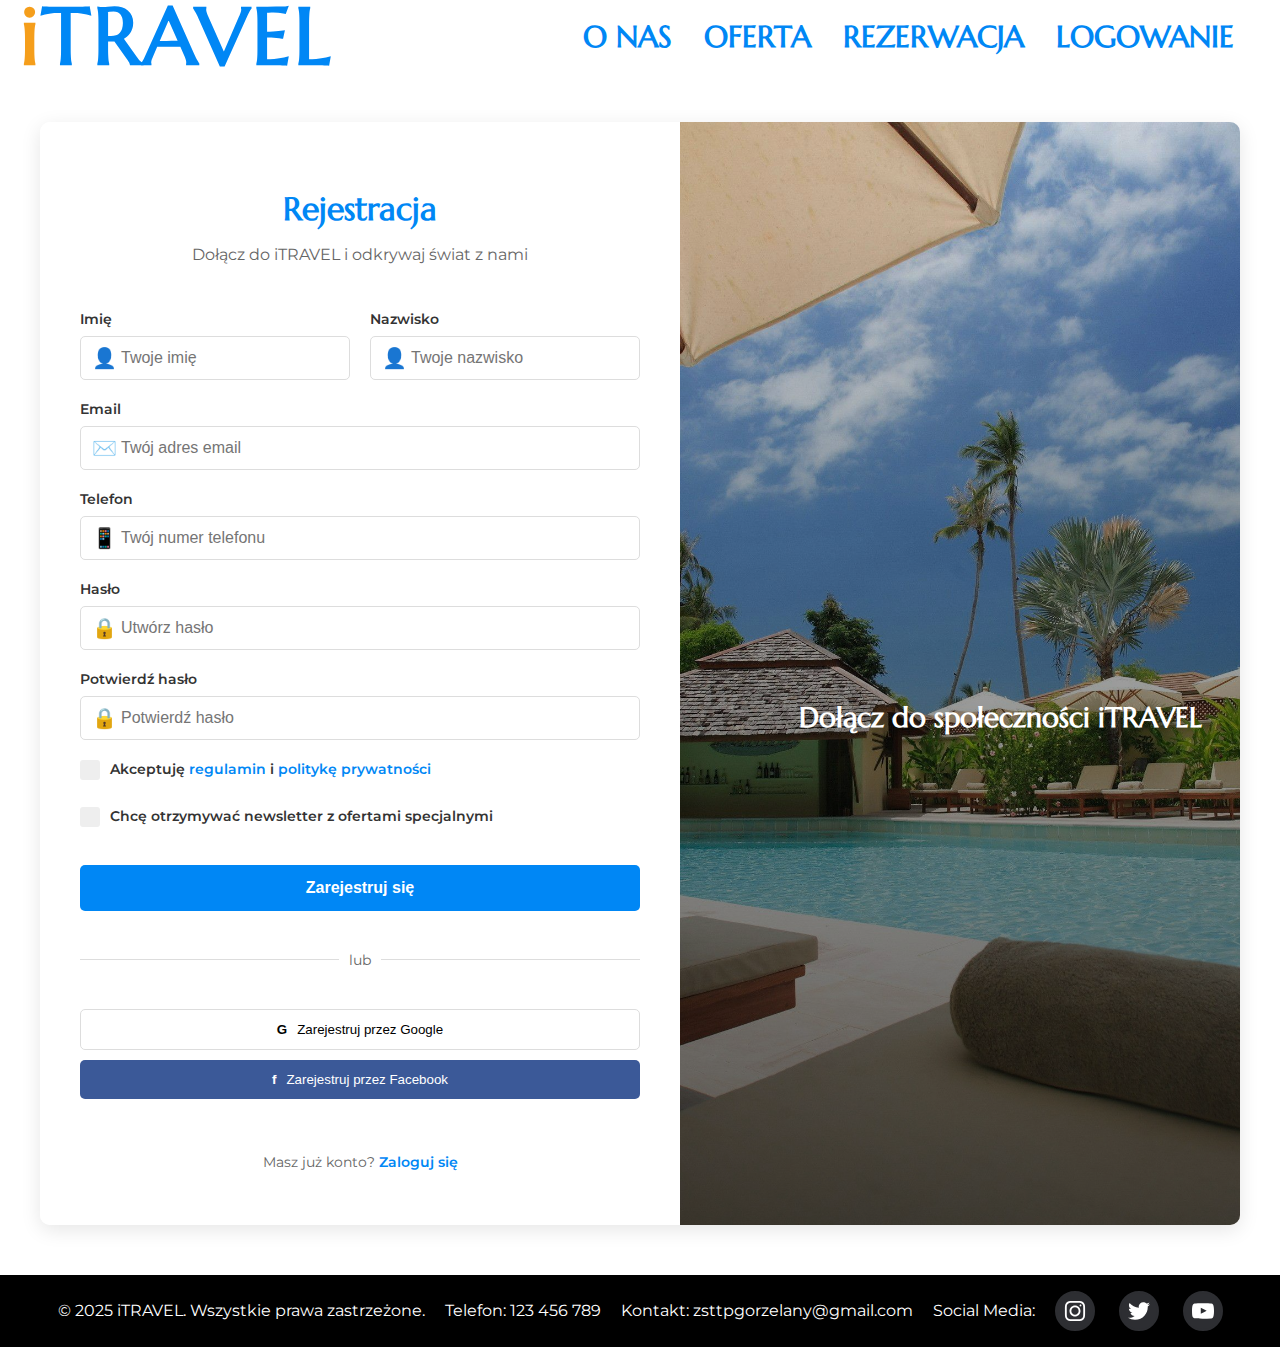
<file: rejestracja.html>
<!DOCTYPE html>
<html lang="pl">
<head>
    <meta charset="UTF-8">
    <meta name="viewport" content="width=device-width, initial-scale=1.0">
    <link rel="stylesheet" href="styles/mainstyle.css">
    <link rel="stylesheet" href="styles/logowaniestyle.css">
    <link rel="icon" href="photos/ikona.png" type="image/png" />
    <link rel="preconnect" href="https://fonts.googleapis.com">
    <link rel="preconnect" href="https://fonts.gstatic.com" crossorigin>
    <link href="https://fonts.googleapis.com/css2?family=Fondamento:ital@0;1&family=Montserrat:ital,wght@0,100..900;1,100..900&display=swap" rel="stylesheet">
    <link rel="preconnect" href="https://fonts.googleapis.com">
    <link rel="preconnect" href="https://fonts.gstatic.com" crossorigin>
    <link href="https://fonts.googleapis.com/css2?family=Fondamento:ital@0;1&family=Marcellus&family=Montserrat:ital,wght@0,100..900;1,100..900&display=swap" rel="stylesheet">
    <title>iTRAVEL</title>
</head>
<body>
<div class="container">
    <header>
        <a href="index.html"><h1><span>i</span>TRAVEL</h1></a>
        <nav class="navbar">
            <a href="onas.html"><button class="button">O NAS</button></a>
            <a href="oferta.html"><button class="button">OFERTA</button></a>
            <a href="rezerwacja.html"><button class="button">REZERWACJA</button></a>
            <a href="logowanie.html"><button class="button">LOGOWANIE</button></a>
        </nav>
    </header>  
    <main>
        <div class="auth-container">
            <div class="auth-card">
                <div class="auth-header">
                    <h2>Rejestracja</h2>
                    <p>Dołącz do iTRAVEL i odkrywaj świat z nami</p>
                </div>
                
                <form id="register-form" class="auth-form">
                    <div class="form-row">
                        <div class="form-group">
                            <label for="first-name">Imię</label>
                            <div class="input-with-icon">
                                <i class="icon">👤</i>
                                <input type="text" id="first-name" name="first-name" placeholder="Twoje imię" required>
                            </div>
                        </div>
                        
                        <div class="form-group">
                            <label for="last-name">Nazwisko</label>
                            <div class="input-with-icon">
                                <i class="icon">👤</i>
                                <input type="text" id="last-name" name="last-name" placeholder="Twoje nazwisko" required>
                            </div>
                        </div>
                    </div>
                    
                    <div class="form-group">
                        <label for="email">Email</label>
                        <div class="input-with-icon">
                            <i class="icon">✉️</i>
                            <input type="email" id="email" name="email" placeholder="Twój adres email" required>
                        </div>
                    </div>
                    
                    <div class="form-group">
                        <label for="phone">Telefon</label>
                        <div class="input-with-icon">
                            <i class="icon">📱</i>
                            <input type="tel" id="phone" name="phone" placeholder="Twój numer telefonu" required>
                        </div>
                    </div>
                    
                    <div class="form-group">
                        <label for="password">Hasło</label>
                        <div class="input-with-icon">
                            <i class="icon">🔒</i>
                            <input type="password" id="password" name="password" placeholder="Utwórz hasło" required>
                        </div>
                    </div>
                    
                    <div class="form-group">
                        <label for="confirm-password">Potwierdź hasło</label>
                        <div class="input-with-icon">
                            <i class="icon">🔒</i>
                            <input type="password" id="confirm-password" name="confirm-password" placeholder="Potwierdź hasło" required>
                        </div>
                    </div>
                    
                    <div class="form-group">
                        <label class="checkbox-container">
                            <input type="checkbox" name="terms" required>
                            <span class="checkmark"></span>
                            <span class="checkbox-text">Akceptuję <a href="#">regulamin</a> i <a href="#">politykę prywatności</a></span>
                        </label>
                    </div>
                    
                    <div class="form-group">
                        <label class="checkbox-container">
                            <input type="checkbox" name="newsletter">
                            <span class="checkmark"></span>
                            <span class="checkbox-text">Chcę otrzymywać newsletter z ofertami specjalnymi</span>
                        </label>
                    </div>
                    
                    <button type="submit" class="auth-button">Zarejestruj się</button>
                    
                    <div class="auth-divider">
                        <span>lub</span>
                    </div>
                    
                    <div class="social-login">
                        <button type="button" class="social-button google">
                            <i class="social-icon">G</i>
                            <span>Zarejestruj przez Google</span>
                        </button>
                        <button type="button" class="social-button facebook">
                            <i class="social-icon">f</i>
                            <span>Zarejestruj przez Facebook</span>
                        </button>
                    </div>
                    
                    <div class="auth-footer">
                        <p>Masz już konto? <a href="logowanie.html">Zaloguj się</a></p>
                    </div>
                </form>
            </div>
            
            <div class="auth-image">
                <img src="photos/pexels-thorsten-technoman-109353-338504.jpg" alt="Podróż z iTRAVEL">
                <div class="image-overlay">
                    <div class="overlay-content">
                        <h3>Dołącz do społeczności iTRAVEL</h3>
                    </div>
                </div>
            </div>
        </div>
    </main>
    <footer>
        <p>&copy; 2025 iTRAVEL. Wszystkie prawa zastrzeżone.</p>
        <p>Telefon: 123 456 789</p>
        <p>Kontakt: <a href="mailto:zsttpgorzelany@gmail.com">zsttpgorzelany@gmail.com</a>
        <p>Social Media:</p>
        <div class="button-container">
            <button class="button flex-center">
                <svg
                viewBox="0 0 24 24"
                class="btn-svg"
                width="22px"
                fill="none"
                xmlns="http://www.w3.org/2000/svg"
                >
                <g id="SVGRepo_bgCarrier" stroke-width="0"></g>
                <g
                    id="SVGRepo_tracerCarrier"
                    stroke-linecap="round"
                    stroke-linejoin="round"
                ></g>
                <g id="SVGRepo_iconCarrier">
                    <path
                    fill-rule="evenodd"
                    clip-rule="evenodd"
                    d="M12 18C15.3137 18 18 15.3137 18 12C18 8.68629 15.3137 6 12 6C8.68629 6 6 8.68629 6 12C6 15.3137 8.68629 18 12 18ZM12 16C14.2091 16 16 14.2091 16 12C16 9.79086 14.2091 8 12 8C9.79086 8 8 9.79086 8 12C8 14.2091 9.79086 16 12 16Z"
                    fill="#fff"
                    ></path>
                    <path
                    d="M18 5C17.4477 5 17 5.44772 17 6C17 6.55228 17.4477 7 18 7C18.5523 7 19 6.55228 19 6C19 5.44772 18.5523 5 18 5Z"
                    fill="#fff"
                    ></path>
                    <path
                    fill-rule="evenodd"
                    clip-rule="evenodd"
                    d="M1.65396 4.27606C1 5.55953 1 7.23969 1 10.6V13.4C1 16.7603 1 18.4405 1.65396 19.7239C2.2292 20.8529 3.14708 21.7708 4.27606 22.346C5.55953 23 7.23969 23 10.6 23H13.4C16.7603 23 18.4405 23 19.7239 22.346C20.8529 21.7708 21.7708 20.8529 22.346 19.7239C23 18.4405 23 16.7603 23 13.4V10.6C23 7.23969 23 5.55953 22.346 4.27606C21.7708 3.14708 20.8529 2.2292 19.7239 1.65396C18.4405 1 16.7603 1 13.4 1H10.6C7.23969 1 5.55953 1 4.27606 1.65396C3.14708 2.2292 2.2292 3.14708 1.65396 4.27606ZM13.4 3H10.6C8.88684 3 7.72225 3.00156 6.82208 3.0751C5.94524 3.14674 5.49684 3.27659 5.18404 3.43597C4.43139 3.81947 3.81947 4.43139 3.43597 5.18404C3.27659 5.49684 3.14674 5.94524 3.0751 6.82208C3.00156 7.72225 3 8.88684 3 10.6V13.4C3 15.1132 3.00156 16.2777 3.0751 17.1779C3.14674 18.0548 3.27659 18.5032 3.43597 18.816C3.81947 19.5686 4.43139 20.1805 5.18404 20.564C5.49684 20.7234 5.94524 20.8533 6.82208 20.9249C7.72225 20.9984 8.88684 21 10.6 21H13.4C15.1132 21 16.2777 20.9984 17.1779 20.9249C18.0548 20.8533 18.5032 20.7234 18.816 20.564C19.5686 20.1805 20.1805 19.5686 20.564 18.816C20.7234 18.5032 20.8533 18.0548 20.9249 17.1779C20.9984 16.2777 21 15.1132 21 13.4V10.6C21 8.88684 20.9984 7.72225 20.9249 6.82208C20.8533 5.94524 20.7234 5.49684 20.564 5.18404C20.1805 4.43139 19.5686 3.81947 18.816 3.43597C18.5032 3.27659 18.0548 3.14674 17.1779 3.0751C16.2777 3.00156 15.1132 3 13.4 3Z"
                    fill="#fff"
                    ></path>
                </g>
                </svg>
            </button>
            <button class="button flex-center">
                <svg
                fill="#fff"
                xmlns:xlink="http://www.w3.org/1999/xlink"
                xmlns="http://www.w3.org/2000/svg"
                version="1.1"
                class="btn-svg"
                width="22px"
                viewBox="0 -2 20 20"
                >
                <g stroke-width="0" id="SVGRepo_bgCarrier"></g>
                <g
                    stroke-linejoin="round"
                    stroke-linecap="round"
                    id="SVGRepo_tracerCarrier"
                ></g>
                <g id="SVGRepo_iconCarrier">
                    <title>twitter [#154]</title>
                    <desc>Created with Sketch.</desc>
                    <defs></defs>
                    <g
                    fill-rule="evenodd"
                    fill="none"
                    stroke-width="1"
                    stroke="none"
                    id="Page-1"
                    >
                    <g
                        fill="#fff"
                        transform="translate(-60.000000, -7521.000000)"
                        id="Dribbble-Light-Preview"
                    >
                        <g transform="translate(56.000000, 160.000000)" id="icons">
                        <path
                            id="twitter-[#154]"
                            d="M10.29,7377 C17.837,7377 21.965,7370.84365 21.965,7365.50546 C21.965,7365.33021 21.965,7365.15595 21.953,7364.98267 C22.756,7364.41163 23.449,7363.70276 24,7362.8915 C23.252,7363.21837 22.457,7363.433 21.644,7363.52751 C22.5,7363.02244 23.141,7362.2289 23.448,7361.2926 C22.642,7361.76321 21.761,7362.095 20.842,7362.27321 C19.288,7360.64674 16.689,7360.56798 15.036,7362.09796 C13.971,7363.08447 13.518,7364.55538 13.849,7365.95835 C10.55,7365.79492 7.476,7364.261 5.392,7361.73762 C4.303,7363.58363 4.86,7365.94457 6.663,7367.12996 C6.01,7367.11125 5.371,7366.93797 4.8,7366.62489 L4.8,7366.67608 C4.801,7368.5989 6.178,7370.2549 8.092,7370.63591 C7.488,7370.79836 6.854,7370.82199 6.24,7370.70483 C6.777,7372.35099 8.318,7373.47829 10.073,7373.51078 C8.62,7374.63513 6.825,7375.24554 4.977,7375.24358 C4.651,7375.24259 4.325,7375.22388 4,7375.18549 C5.877,7376.37088 8.06,7377 10.29,7376.99705"
                        ></path>
                        </g>
                    </g>
                    </g>
                </g>
                </svg>
            </button>
            
            <button class="button flex-center">
                <svg
                stroke="#fff"
                fill="#fff"
                xmlns:xlink="http://www.w3.org/1999/xlink"
                xmlns="http://www.w3.org/2000/svg"
                version="1.1"
                class="btn-svg"
                width="22px"
                viewBox="0 -3 20 20"
                >
                <g stroke-width="0" id="SVGRepo_bgCarrier"></g>
                <g
                    stroke-linejoin="round"
                    stroke-linecap="round"
                    id="SVGRepo_tracerCarrier"
                ></g>
                <g id="SVGRepo_iconCarrier">
                    <title>youtube [#fff168]</title>
                    <desc>Created with Sketch.</desc>
                    <defs></defs>
                    <g
                    fill-rule="evenodd"
                    fill="none"
                    stroke-width="1"
                    stroke="none"
                    id="Page-1"
                    >
                    <g
                        fill="#fff"
                        transform="translate(-300.000000, -7442.000000)"
                        id="Dribbble-Light-Preview"
                    >
                        <g transform="translate(56.000000, 160.000000)" id="icons">
                        <path
                            id="youtube-[#fff168]"
                            d="M251.988432,7291.58588 L251.988432,7285.97425 C253.980638,7286.91168 255.523602,7287.8172 257.348463,7288.79353 C255.843351,7289.62824 253.980638,7290.56468 251.988432,7291.58588 M263.090998,7283.18289 C262.747343,7282.73013 262.161634,7282.37809 261.538073,7282.26141 C259.705243,7281.91336 248.270974,7281.91237 246.439141,7282.26141 C245.939097,7282.35515 245.493839,7282.58153 245.111335,7282.93357 C243.49964,7284.42947 244.004664,7292.45151 244.393145,7293.75096 C244.556505,7294.31342 244.767679,7294.71931 245.033639,7294.98558 C245.376298,7295.33761 245.845463,7295.57995 246.384355,7295.68865 C247.893451,7296.0008 255.668037,7296.17532 261.506198,7295.73552 C262.044094,7295.64178 262.520231,7295.39147 262.895762,7295.02447 C264.385932,7293.53455 264.28433,7285.06174 263.090998,7283.18289"
                        ></path>
                        </g>
                    </g>
                    </g>
                </g>
                </svg>
            </button>
        </div>
    </footer>
</div>
<script src="script.js"></script>
<script src="logowanie.js"></script>
</body>
</html>
</file>
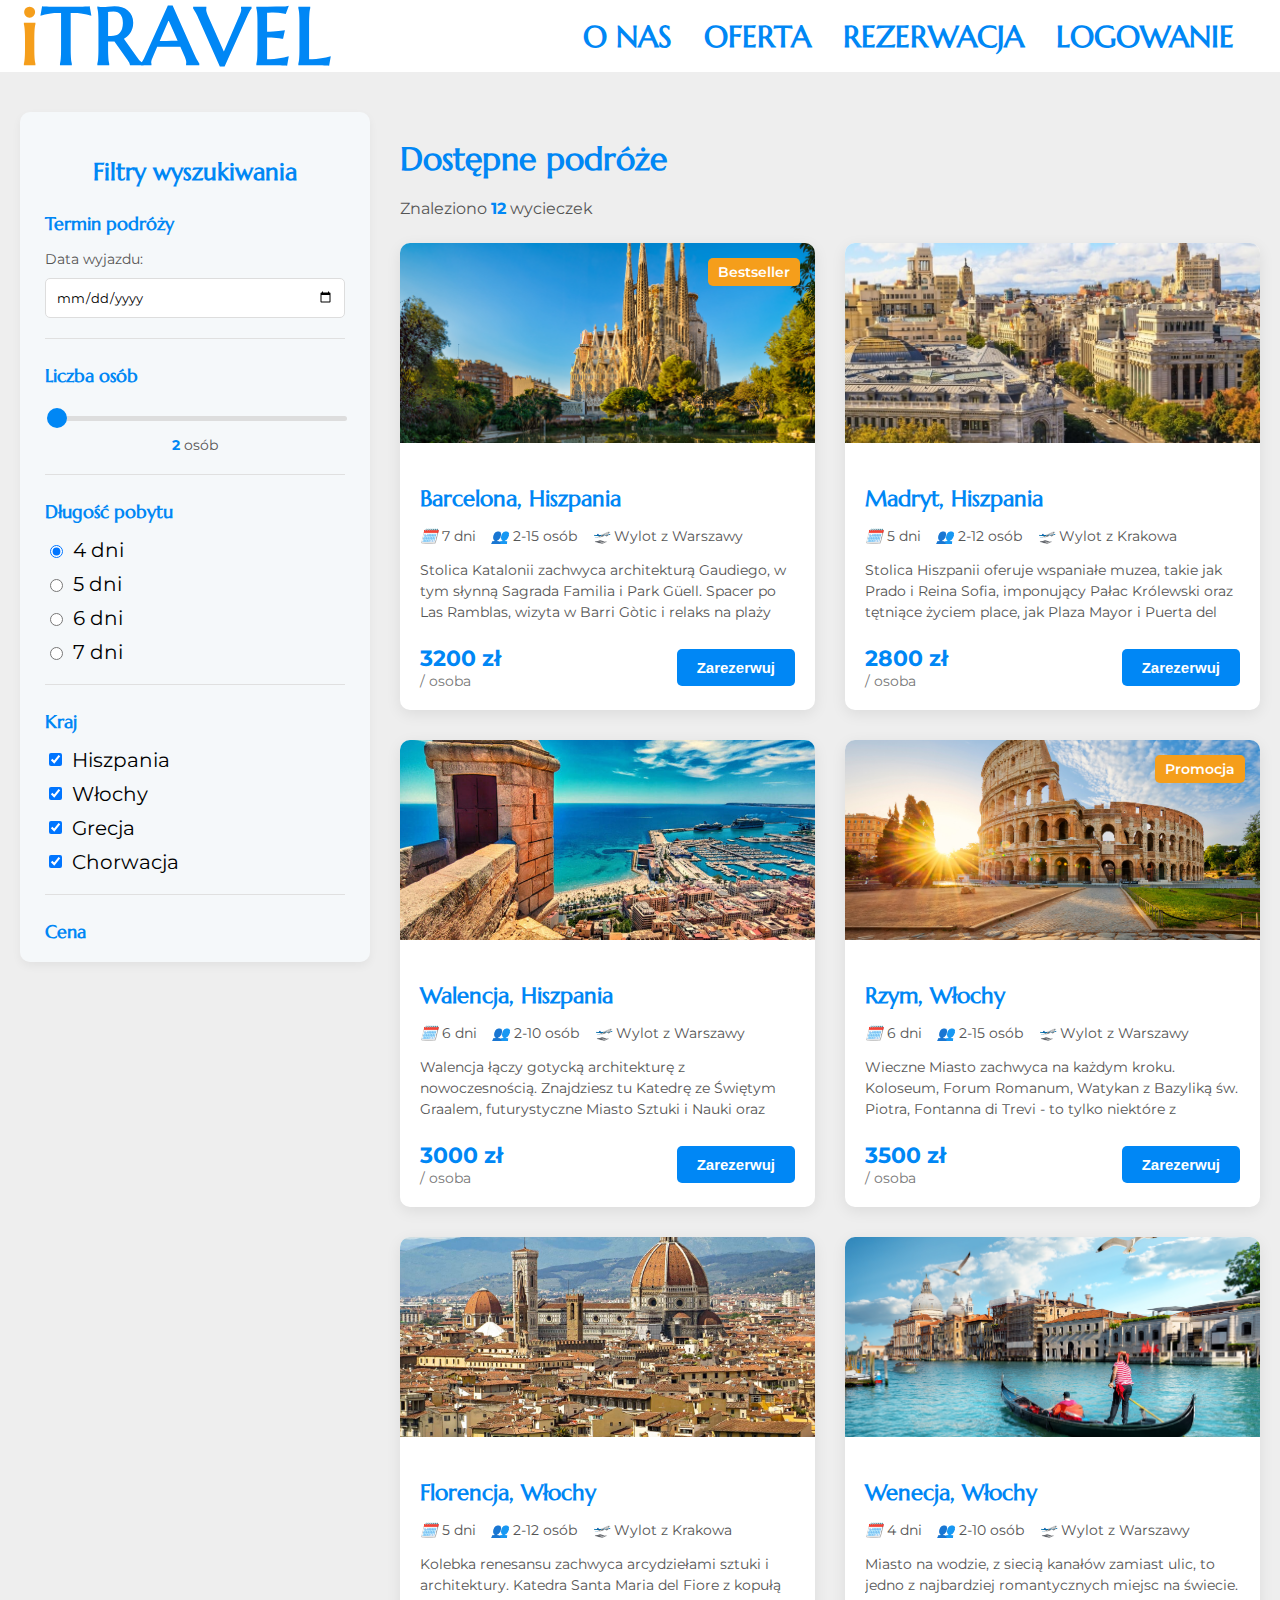
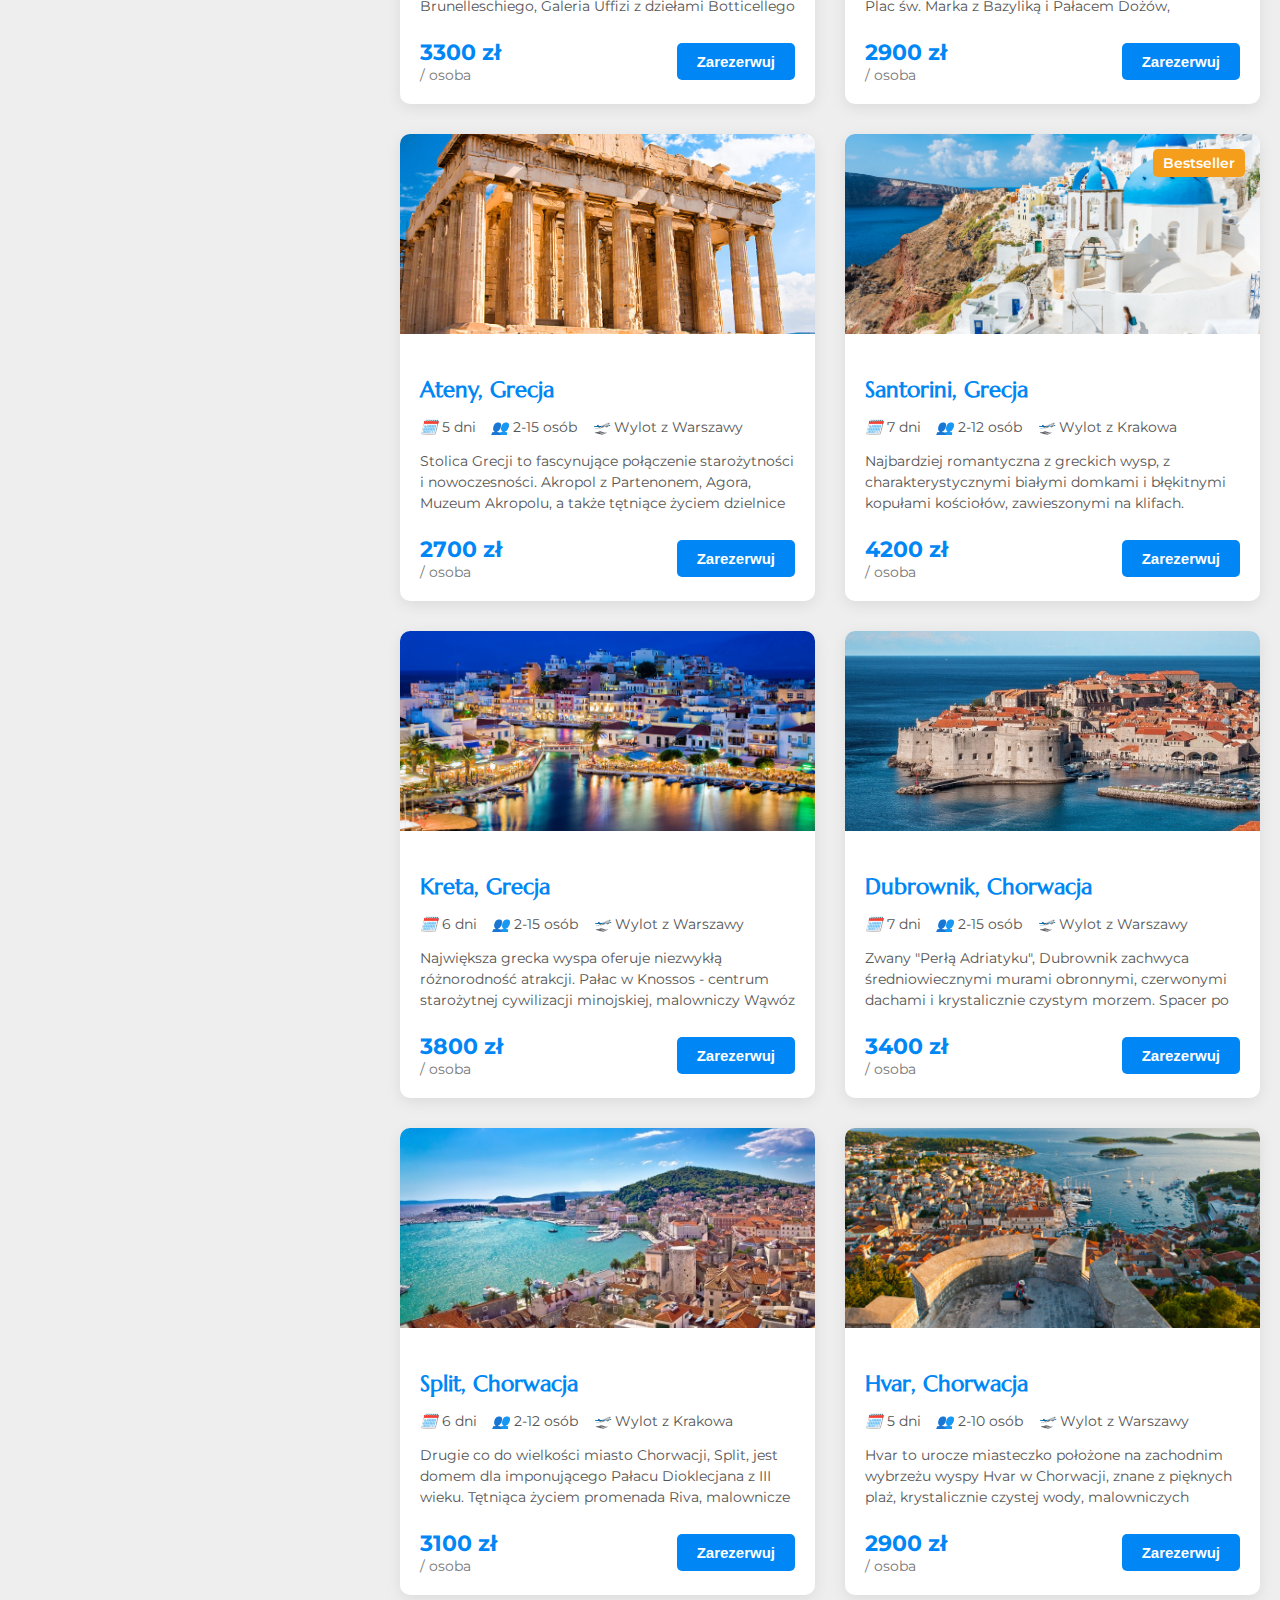
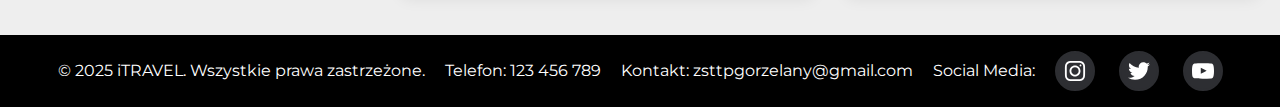
<file: rezerwacja.html>
<!DOCTYPE html>
<html lang="pl">
<head>
    <meta charset="UTF-8">
    <meta name="viewport" content="width=device-width, initial-scale=1.0">
    <link rel="stylesheet" href="styles/mainstyle.css">
    <link rel="stylesheet" href="styles/rezerwacjestyle.css">
    <link rel="icon" href="photos/ikona.png" type="image/png" />
    <link rel="preconnect" href="https://fonts.googleapis.com">
    <link rel="preconnect" href="https://fonts.gstatic.com" crossorigin>
    <link href="https://fonts.googleapis.com/css2?family=Fondamento:ital@0;1&family=Montserrat:ital,wght@0,100..900;1,100..900&display=swap" rel="stylesheet">
    <link rel="preconnect" href="https://fonts.googleapis.com">
    <link rel="preconnect" href="https://fonts.gstatic.com" crossorigin>
    <link href="https://fonts.googleapis.com/css2?family=Fondamento:ital@0;1&family=Marcellus&family=Montserrat:ital,wght@0,100..900;1,100..900&display=swap" rel="stylesheet">
    <title>iTRAVEL</title>
</head>
<body>
<div class="container">
    <header>
        <a href="index.html"><h1><span>i</span>TRAVEL</h1></a>
        <nav class="navbar">
            <a href="onas.html"><button class="button">O NAS</button></a>
            <a href="oferta.html"><button class="button">OFERTA</button></a>
            <a href="rezerwacja.html"><button class="button">REZERWACJA</button></a>
            <a href="logowanie.html"><button class="button">LOGOWANIE</button></a>
        </nav>
    </header>  
    <main>
        <div class="reservation-container">
            <!-- Filtry po lewej stronie -->
            <div class="filters-sidebar">
                <h2>Filtry wyszukiwania</h2>
                <form id="search-filters">
                    <div class="filter-group">
                        <h3>Termin podróży</h3>
                        <div class="date-range">
                            <label for="start-date">Data wyjazdu:</label>
                            <input type="date" id="start-date" name="start-date" min="2025-06-01" max="2025-08-31">
                        </div>
                    </div>

                    <div class="filter-group">
                        <h3>Liczba osób</h3>
                        <div class="range-slider">
                            <input type="range" id="people-count" name="people-count" min="2" max="15" value="2">
                            <div class="range-value"><span id="people-value">2</span> osób</div>
                        </div>
                    </div>

                    <div class="filter-group">
                        <h3>Długość pobytu</h3>
                        <div class="duration-options">
                            <label>
                                <input type="radio" name="duration" value="4" checked>
                                <span>4 dni</span>
                            </label>
                            <label>
                                <input type="radio" name="duration" value="5">
                                <span>5 dni</span>
                            </label>
                            <label>
                                <input type="radio" name="duration" value="6">
                                <span>6 dni</span>
                            </label>
                            <label>
                                <input type="radio" name="duration" value="7">
                                <span>7 dni</span>
                            </label>
                        </div>
                    </div>

                    <div class="filter-group">
                        <h3>Kraj</h3>
                        <div class="country-options">
                            <label>
                                <input type="checkbox" name="country" value="hiszpania" checked>
                                <span>Hiszpania</span>
                            </label>
                            <label>
                                <input type="checkbox" name="country" value="wlochy" checked>
                                <span>Włochy</span>
                            </label>
                            <label>
                                <input type="checkbox" name="country" value="grecja" checked>
                                <span>Grecja</span>
                            </label>
                            <label>
                                <input type="checkbox" name="country" value="chorwacja" checked>
                                <span>Chorwacja</span>
                            </label>
                        </div>
                    </div>

                    <div class="filter-group">
                        <h3>Cena</h3>
                        <div class="price-range">
                            <div class="range-slider">
                                <input type="range" id="price-max" name="price-max" min="1000" max="10000" value="10000" step="100">
                                <div class="range-value">do <span id="price-value">10000</span> zł</div>
                            </div>
                        </div>
                    </div>

                    <button type="button" id="search-button" class="search-btn">Szukaj</button>
                </form>
            </div>

            <!-- Wyniki wyszukiwania -->
            <div class="search-results">
                <h2>Dostępne podróże</h2>
                <div class="results-count">Znaleziono <span id="results-number">12</span> wycieczek</div>
                
                <div class="trips-container" id="trips-container">
                    <!-- Hiszpania -->
                    <div class="trip-card" data-country="hiszpania" data-duration="7" data-price="3200">
                        <div class="trip-image">
                            <img src="photos/barcelona.jpg" alt="Barcelona">
                            <div class="trip-badge">Bestseller</div>
                        </div>
                        <div class="trip-details">
                            <h3>Barcelona, Hiszpania</h3>
                            <div class="trip-info">
                                <div class="info-item"><i class="icon">🗓️</i> 7 dni</div>
                                <div class="info-item"><i class="icon">👥</i> 2-15 osób</div>
                                <div class="info-item"><i class="icon">🛫</i> Wylot z Warszawy</div>
                            </div>
                            <p class="trip-description">
                                Stolica Katalonii zachwyca architekturą Gaudiego, w tym słynną Sagrada Familia i Park Güell. Spacer po Las Ramblas, wizyta w Barri Gòtic i relaks na plaży Barceloneta.
                            </p>
                            <div class="trip-footer">
                                <div class="trip-price">
                                    <span class="price-value">3200 zł</span>
                                    <span class="price-person">/ osoba</span>
                                </div>
                                <button class="reserve-btn">Zarezerwuj</button>
                            </div>
                        </div>
                    </div>

                    <div class="trip-card" data-country="hiszpania" data-duration="5" data-price="2800">
                        <div class="trip-image">
                            <img src="photos/madryt.jpg" alt="Madryt">
                        </div>
                        <div class="trip-details">
                            <h3>Madryt, Hiszpania</h3>
                            <div class="trip-info">
                                <div class="info-item"><i class="icon">🗓️</i> 5 dni</div>
                                <div class="info-item"><i class="icon">👥</i> 2-12 osób</div>
                                <div class="info-item"><i class="icon">🛫</i> Wylot z Krakowa</div>
                            </div>
                            <p class="trip-description">
                                Stolica Hiszpanii oferuje wspaniałe muzea, takie jak Prado i Reina Sofia, imponujący Pałac Królewski oraz tętniące życiem place, jak Plaza Mayor i Puerta del Sol.
                            </p>
                            <div class="trip-footer">
                                <div class="trip-price">
                                    <span class="price-value">2800 zł</span>
                                    <span class="price-person">/ osoba</span>
                                </div>
                                <button class="reserve-btn">Zarezerwuj</button>
                            </div>
                        </div>
                    </div>

                    <div class="trip-card" data-country="hiszpania" data-duration="6" data-price="3000">
                        <div class="trip-image">
                            <img src="photos/walencja.jpg" alt="Walencja">
                        </div>
                        <div class="trip-details">
                            <h3>Walencja, Hiszpania</h3>
                            <div class="trip-info">
                                <div class="info-item"><i class="icon">🗓️</i> 6 dni</div>
                                <div class="info-item"><i class="icon">👥</i> 2-10 osób</div>
                                <div class="info-item"><i class="icon">🛫</i> Wylot z Warszawy</div>
                            </div>
                            <p class="trip-description">
                                Walencja łączy gotycką architekturę z nowoczesnością. Znajdziesz tu Katedrę ze Świętym Graalem, futurystyczne Miasto Sztuki i Nauki oraz tętniący życiem Mercado Central.
                            </p>
                            <div class="trip-footer">
                                <div class="trip-price">
                                    <span class="price-value">3000 zł</span>
                                    <span class="price-person">/ osoba</span>
                                </div>
                                <button class="reserve-btn">Zarezerwuj</button>
                            </div>
                        </div>
                    </div>

                    <!-- Włochy -->
                    <div class="trip-card" data-country="wlochy" data-duration="6" data-price="3500">
                        <div class="trip-image">
                            <img src="photos/rzym.jpg" alt="Rzym">
                            <div class="trip-badge">Promocja</div>
                        </div>
                        <div class="trip-details">
                            <h3>Rzym, Włochy</h3>
                            <div class="trip-info">
                                <div class="info-item"><i class="icon">🗓️</i> 6 dni</div>
                                <div class="info-item"><i class="icon">👥</i> 2-15 osób</div>
                                <div class="info-item"><i class="icon">🛫</i> Wylot z Warszawy</div>
                            </div>
                            <p class="trip-description">
                                Wieczne Miasto zachwyca na każdym kroku. Koloseum, Forum Romanum, Watykan z Bazyliką św. Piotra, Fontanna di Trevi - to tylko niektóre z niezliczonych atrakcji.
                            </p>
                            <div class="trip-footer">
                                <div class="trip-price">
                                    <span class="price-value">3500 zł</span>
                                    <span class="price-person">/ osoba</span>
                                </div>
                                <button class="reserve-btn">Zarezerwuj</button>
                            </div>
                        </div>
                    </div>

                    <div class="trip-card" data-country="wlochy" data-duration="5" data-price="3300">
                        <div class="trip-image">
                            <img src="photos/florencja.jpg" alt="Florencja">
                        </div>
                        <div class="trip-details">
                            <h3>Florencja, Włochy</h3>
                            <div class="trip-info">
                                <div class="info-item"><i class="icon">🗓️</i> 5 dni</div>
                                <div class="info-item"><i class="icon">👥</i> 2-12 osób</div>
                                <div class="info-item"><i class="icon">🛫</i> Wylot z Krakowa</div>
                            </div>
                            <p class="trip-description">
                                Kolebka renesansu zachwyca arcydziełami sztuki i architektury. Katedra Santa Maria del Fiore z kopułą Brunelleschiego, Galeria Uffizi z dziełami Botticellego i Michała Anioła.
                            </p>
                            <div class="trip-footer">
                                <div class="trip-price">
                                    <span class="price-value">3300 zł</span>
                                    <span class="price-person">/ osoba</span>
                                </div>
                                <button class="reserve-btn">Zarezerwuj</button>
                            </div>
                        </div>
                    </div>

                    <div class="trip-card" data-country="wlochy" data-duration="4" data-price="2900">
                        <div class="trip-image">
                            <img src="photos/wenecja.jpg" alt="Wenecja">
                        </div>
                        <div class="trip-details">
                            <h3>Wenecja, Włochy</h3>
                            <div class="trip-info">
                                <div class="info-item"><i class="icon">🗓️</i> 4 dni</div>
                                <div class="info-item"><i class="icon">👥</i> 2-10 osób</div>
                                <div class="info-item"><i class="icon">🛫</i> Wylot z Warszawy</div>
                            </div>
                            <p class="trip-description">
                                Miasto na wodzie, z siecią kanałów zamiast ulic, to jedno z najbardziej romantycznych miejsc na świecie. Plac św. Marka z Bazyliką i Pałacem Dożów, przejażdżka gondolą.
                            </p>
                            <div class="trip-footer">
                                <div class="trip-price">
                                    <span class="price-value">2900 zł</span>
                                    <span class="price-person">/ osoba</span>
                                </div>
                                <button class="reserve-btn">Zarezerwuj</button>
                            </div>
                        </div>
                    </div>

                    <!-- Grecja -->
                    <div class="trip-card" data-country="grecja" data-duration="5" data-price="2700">
                        <div class="trip-image">
                            <img src="photos/ateny.jpg" alt="Ateny">
                        </div>
                        <div class="trip-details">
                            <h3>Ateny, Grecja</h3>
                            <div class="trip-info">
                                <div class="info-item"><i class="icon">🗓️</i> 5 dni</div>
                                <div class="info-item"><i class="icon">👥</i> 2-15 osób</div>
                                <div class="info-item"><i class="icon">🛫</i> Wylot z Warszawy</div>
                            </div>
                            <p class="trip-description">
                                Stolica Grecji to fascynujące połączenie starożytności i nowoczesności. Akropol z Partenonem, Agora, Muzeum Akropolu, a także tętniące życiem dzielnice jak Plaka i Monastiraki.
                            </p>
                            <div class="trip-footer">
                                <div class="trip-price">
                                    <span class="price-value">2700 zł</span>
                                    <span class="price-person">/ osoba</span>
                                </div>
                                <button class="reserve-btn">Zarezerwuj</button>
                            </div>
                        </div>
                    </div>

                    <div class="trip-card" data-country="grecja" data-duration="7" data-price="4200">
                        <div class="trip-image">
                            <img src="photos/santorini.jpg" alt="Santorini">
                            <div class="trip-badge">Bestseller</div>
                        </div>
                        <div class="trip-details">
                            <h3>Santorini, Grecja</h3>
                            <div class="trip-info">
                                <div class="info-item"><i class="icon">🗓️</i> 7 dni</div>
                                <div class="info-item"><i class="icon">👥</i> 2-12 osób</div>
                                <div class="info-item"><i class="icon">🛫</i> Wylot z Krakowa</div>
                            </div>
                            <p class="trip-description">
                                Najbardziej romantyczna z greckich wysp, z charakterystycznymi białymi domkami i błękitnymi kopułami kościołów, zawieszonymi na klifach. Spektakularne zachody słońca w Oia.
                            </p>
                            <div class="trip-footer">
                                <div class="trip-price">
                                    <span class="price-value">4200 zł</span>
                                    <span class="price-person">/ osoba</span>
                                </div>
                                <button class="reserve-btn">Zarezerwuj</button>
                            </div>
                        </div>
                    </div>

                    <div class="trip-card" data-country="grecja" data-duration="6" data-price="3800">
                        <div class="trip-image">
                            <img src="photos/kreta.jpg" alt="Kreta">
                        </div>
                        <div class="trip-details">
                            <h3>Kreta, Grecja</h3>
                            <div class="trip-info">
                                <div class="info-item"><i class="icon">🗓️</i> 6 dni</div>
                                <div class="info-item"><i class="icon">👥</i> 2-15 osób</div>
                                <div class="info-item"><i class="icon">🛫</i> Wylot z Warszawy</div>
                            </div>
                            <p class="trip-description">
                                Największa grecka wyspa oferuje niezwykłą różnorodność atrakcji. Pałac w Knossos - centrum starożytnej cywilizacji minojskiej, malowniczy Wąwóz Samaria, piękne plaże.
                            </p>
                            <div class="trip-footer">
                                <div class="trip-price">
                                    <span class="price-value">3800 zł</span>
                                    <span class="price-person">/ osoba</span>
                                </div>
                                <button class="reserve-btn">Zarezerwuj</button>
                            </div>
                        </div>
                    </div>

                    <!-- Chorwacja -->
                    <div class="trip-card" data-country="chorwacja" data-duration="7" data-price="3400">
                        <div class="trip-image">
                            <img src="photos/dubrownik.jpg" alt="Dubrownik">
                        </div>
                        <div class="trip-details">
                            <h3>Dubrownik, Chorwacja</h3>
                            <div class="trip-info">
                                <div class="info-item"><i class="icon">🗓️</i> 7 dni</div>
                                <div class="info-item"><i class="icon">👥</i> 2-15 osób</div>
                                <div class="info-item"><i class="icon">🛫</i> Wylot z Warszawy</div>
                            </div>
                            <p class="trip-description">
                                Zwany "Perłą Adriatyku", Dubrownik zachwyca średniowiecznymi murami obronnymi, czerwonymi dachami i krystalicznie czystym morzem. Spacer po głównej ulicy Stradun.
                            </p>
                            <div class="trip-footer">
                                <div class="trip-price">
                                    <span class="price-value">3400 zł</span>
                                    <span class="price-person">/ osoba</span>
                                </div>
                                <button class="reserve-btn">Zarezerwuj</button>
                            </div>
                        </div>
                    </div>

                    <div class="trip-card" data-country="chorwacja" data-duration="6" data-price="3100">
                        <div class="trip-image">
                            <img src="photos/split.jpg" alt="Split">
                        </div>
                        <div class="trip-details">
                            <h3>Split, Chorwacja</h3>
                            <div class="trip-info">
                                <div class="info-item"><i class="icon">🗓️</i> 6 dni</div>
                                <div class="info-item"><i class="icon">👥</i> 2-12 osób</div>
                                <div class="info-item"><i class="icon">🛫</i> Wylot z Krakowa</div>
                            </div>
                            <p class="trip-description">
                                Drugie co do wielkości miasto Chorwacji, Split, jest domem dla imponującego Pałacu Dioklecjana z III wieku. Tętniąca życiem promenada Riva, malownicze uliczki starego miasta.
                            </p>
                            <div class="trip-footer">
                                <div class="trip-price">
                                    <span class="price-value">3100 zł</span>
                                    <span class="price-person">/ osoba</span>
                                </div>
                                <button class="reserve-btn">Zarezerwuj</button>
                            </div>
                        </div>
                    </div>

                    <div class="trip-card" data-country="chorwacja" data-duration="5" data-price="2900">
                        <div class="trip-image">
                            <img src="photos/hvar.jpg" alt="Hvar">
                        </div>
                        <div class="trip-details">
                            <h3>Hvar, Chorwacja</h3>
                            <div class="trip-info">
                                <div class="info-item"><i class="icon">🗓️</i> 5 dni</div>
                                <div class="info-item"><i class="icon">👥</i> 2-10 osób</div>
                                <div class="info-item"><i class="icon">🛫</i> Wylot z Warszawy</div>
                            </div>
                            <p class="trip-description">
                                Hvar to urocze miasteczko położone na zachodnim wybrzeżu wyspy Hvar w Chorwacji, znane z pięknych plaż, krystalicznie czystej wody, malowniczych uliczek i bogatej historii.
                            </p>
                            <div class="trip-footer">
                                <div class="trip-price">
                                    <span class="price-value">2900 zł</span>
                                    <span class="price-person">/ osoba</span>
                                </div>
                                <button class="reserve-btn">Zarezerwuj</button>
                            </div>
                        </div>
                    </div>
                </div>

                <!-- Komunikat o braku wyników -->
                <div id="no-results" class="no-results" style="display: none;">
                    <div class="no-results-icon">🔍</div>
                    <h3>Brak wyników</h3>
                    <p>Nie znaleziono wycieczek spełniających podane kryteria. Spróbuj zmienić parametry wyszukiwania.</p>
                </div>
            </div>
        </div>
    </main>
    <footer>
        <p>&copy; 2025 iTRAVEL. Wszystkie prawa zastrzeżone.</p>
        <p>Telefon: 123 456 789</p>
        <p>Kontakt: <a href="mailto:zsttpokupniak@gmail.com">zsttpgorzelany@gmail.com</a>
        <p>Social Media:</p>
    <div class="button-container">
        <button class="button flex-center">
          <svg
            viewBox="0 0 24 24"
            class="btn-svg"
            width="22px"
            fill="none"
            xmlns="http://www.w3.org/2000/svg"
          >
            <g id="SVGRepo_bgCarrier" stroke-width="0"></g>
            <g
              id="SVGRepo_tracerCarrier"
              stroke-linecap="round"
              stroke-linejoin="round"
            ></g>
            <g id="SVGRepo_iconCarrier">
              <path
                fill-rule="evenodd"
                clip-rule="evenodd"
                d="M12 18C15.3137 18 18 15.3137 18 12C18 8.68629 15.3137 6 12 6C8.68629 6 6 8.68629 6 12C6 15.3137 8.68629 18 12 18ZM12 16C14.2091 16 16 14.2091 16 12C16 9.79086 14.2091 8 12 8C9.79086 8 8 9.79086 8 12C8 14.2091 9.79086 16 12 16Z"
                fill="#fff"
              ></path>
              <path
                d="M18 5C17.4477 5 17 5.44772 17 6C17 6.55228 17.4477 7 18 7C18.5523 7 19 6.55228 19 6C19 5.44772 18.5523 5 18 5Z"
                fill="#fff"
              ></path>
              <path
                fill-rule="evenodd"
                clip-rule="evenodd"
                d="M1.65396 4.27606C1 5.55953 1 7.23969 1 10.6V13.4C1 16.7603 1 18.4405 1.65396 19.7239C2.2292 20.8529 3.14708 21.7708 4.27606 22.346C5.55953 23 7.23969 23 10.6 23H13.4C16.7603 23 18.4405 23 19.7239 22.346C20.8529 21.7708 21.7708 20.8529 22.346 19.7239C23 18.4405 23 16.7603 23 13.4V10.6C23 7.23969 23 5.55953 22.346 4.27606C21.7708 3.14708 20.8529 2.2292 19.7239 1.65396C18.4405 1 16.7603 1 13.4 1H10.6C7.23969 1 5.55953 1 4.27606 1.65396C3.14708 2.2292 2.2292 3.14708 1.65396 4.27606ZM13.4 3H10.6C8.88684 3 7.72225 3.00156 6.82208 3.0751C5.94524 3.14674 5.49684 3.27659 5.18404 3.43597C4.43139 3.81947 3.81947 4.43139 3.43597 5.18404C3.27659 5.49684 3.14674 5.94524 3.0751 6.82208C3.00156 7.72225 3 8.88684 3 10.6V13.4C3 15.1132 3.00156 16.2777 3.0751 17.1779C3.14674 18.0548 3.27659 18.5032 3.43597 18.816C3.81947 19.5686 4.43139 20.1805 5.18404 20.564C5.49684 20.7234 5.94524 20.8533 6.82208 20.9249C7.72225 20.9984 8.88684 21 10.6 21H13.4C15.1132 21 16.2777 20.9984 17.1779 20.9249C18.0548 20.8533 18.5032 20.7234 18.816 20.564C19.5686 20.1805 20.1805 19.5686 20.564 18.816C20.7234 18.5032 20.8533 18.0548 20.9249 17.1779C20.9984 16.2777 21 15.1132 21 13.4V10.6C21 8.88684 20.9984 7.72225 20.9249 6.82208C20.8533 5.94524 20.7234 5.49684 20.564 5.18404C20.1805 4.43139 19.5686 3.81947 18.816 3.43597C18.5032 3.27659 18.0548 3.14674 17.1779 3.0751C16.2777 3.00156 15.1132 3 13.4 3Z"
                fill="#fff"
              ></path>
            </g>
          </svg>
        </button>
        <button class="button flex-center">
          <svg
            fill="#fff"
            xmlns:xlink="http://www.w3.org/1999/xlink"
            xmlns="http://www.w3.org/2000/svg"
            version="1.1"
            class="btn-svg"
            width="22px"
            viewBox="0 -2 20 20"
          >
            <g stroke-width="0" id="SVGRepo_bgCarrier"></g>
            <g
              stroke-linejoin="round"
              stroke-linecap="round"
              id="SVGRepo_tracerCarrier"
            ></g>
            <g id="SVGRepo_iconCarrier">
              <title>twitter [#154]</title>
              <desc>Created with Sketch.</desc>
              <defs></defs>
              <g
                fill-rule="evenodd"
                fill="none"
                stroke-width="1"
                stroke="none"
                id="Page-1"
              >
                <g
                  fill="#fff"
                  transform="translate(-60.000000, -7521.000000)"
                  id="Dribbble-Light-Preview"
                >
                  <g transform="translate(56.000000, 160.000000)" id="icons">
                    <path
                      id="twitter-[#154]"
                      d="M10.29,7377 C17.837,7377 21.965,7370.84365 21.965,7365.50546 C21.965,7365.33021 21.965,7365.15595 21.953,7364.98267 C22.756,7364.41163 23.449,7363.70276 24,7362.8915 C23.252,7363.21837 22.457,7363.433 21.644,7363.52751 C22.5,7363.02244 23.141,7362.2289 23.448,7361.2926 C22.642,7361.76321 21.761,7362.095 20.842,7362.27321 C19.288,7360.64674 16.689,7360.56798 15.036,7362.09796 C13.971,7363.08447 13.518,7364.55538 13.849,7365.95835 C10.55,7365.79492 7.476,7364.261 5.392,7361.73762 C4.303,7363.58363 4.86,7365.94457 6.663,7367.12996 C6.01,7367.11125 5.371,7366.93797 4.8,7366.62489 L4.8,7366.67608 C4.801,7368.5989 6.178,7370.2549 8.092,7370.63591 C7.488,7370.79836 6.854,7370.82199 6.24,7370.70483 C6.777,7372.35099 8.318,7373.47829 10.073,7373.51078 C8.62,7374.63513 6.825,7375.24554 4.977,7375.24358 C4.651,7375.24259 4.325,7375.22388 4,7375.18549 C5.877,7376.37088 8.06,7377 10.29,7376.99705"
                    ></path>
                  </g>
                </g>
              </g>
            </g>
          </svg>
        </button>
       
        <button class="button flex-center">
          <svg
            stroke="#fff"
            fill="#fff"
            xmlns:xlink="http://www.w3.org/1999/xlink"
            xmlns="http://www.w3.org/2000/svg"
            version="1.1"
            class="btn-svg"
            width="22px"
            viewBox="0 -3 20 20"
          >
            <g stroke-width="0" id="SVGRepo_bgCarrier"></g>
            <g
              stroke-linejoin="round"
              stroke-linecap="round"
              id="SVGRepo_tracerCarrier"
            ></g>
            <g id="SVGRepo_iconCarrier">
              <title>youtube [#fff168]</title>
              <desc>Created with Sketch.</desc>
              <defs></defs>
              <g
                fill-rule="evenodd"
                fill="none"
                stroke-width="1"
                stroke="none"
                id="Page-1"
              >
                <g
                  fill="#fff"
                  transform="translate(-300.000000, -7442.000000)"
                  id="Dribbble-Light-Preview"
                >
                  <g transform="translate(56.000000, 160.000000)" id="icons">
                    <path
                      id="youtube-[#fff168]"
                      d="M251.988432,7291.58588 L251.988432,7285.97425 C253.980638,7286.91168 255.523602,7287.8172 257.348463,7288.79353 C255.843351,7289.62824 253.980638,7290.56468 251.988432,7291.58588 M263.090998,7283.18289 C262.747343,7282.73013 262.161634,7282.37809 261.538073,7282.26141 C259.705243,7281.91336 248.270974,7281.91237 246.439141,7282.26141 C245.939097,7282.35515 245.493839,7282.58153 245.111335,7282.93357 C243.49964,7284.42947 244.004664,7292.45151 244.393145,7293.75096 C244.556505,7294.31342 244.767679,7294.71931 245.033639,7294.98558 C245.376298,7295.33761 245.845463,7295.57995 246.384355,7295.68865 C247.893451,7296.0008 255.668037,7296.17532 261.506198,7295.73552 C262.044094,7295.64178 262.520231,7295.39147 262.895762,7295.02447 C264.385932,7293.53455 264.28433,7285.06174 263.090998,7283.18289"
                    ></path>
                  </g>
                </g>
              </g>
            </g>
          </svg>
        </button>
      </div>
      
    </footer>
    </div>
    <script src="script.js"></script>
    </body>
    </html>
</file>
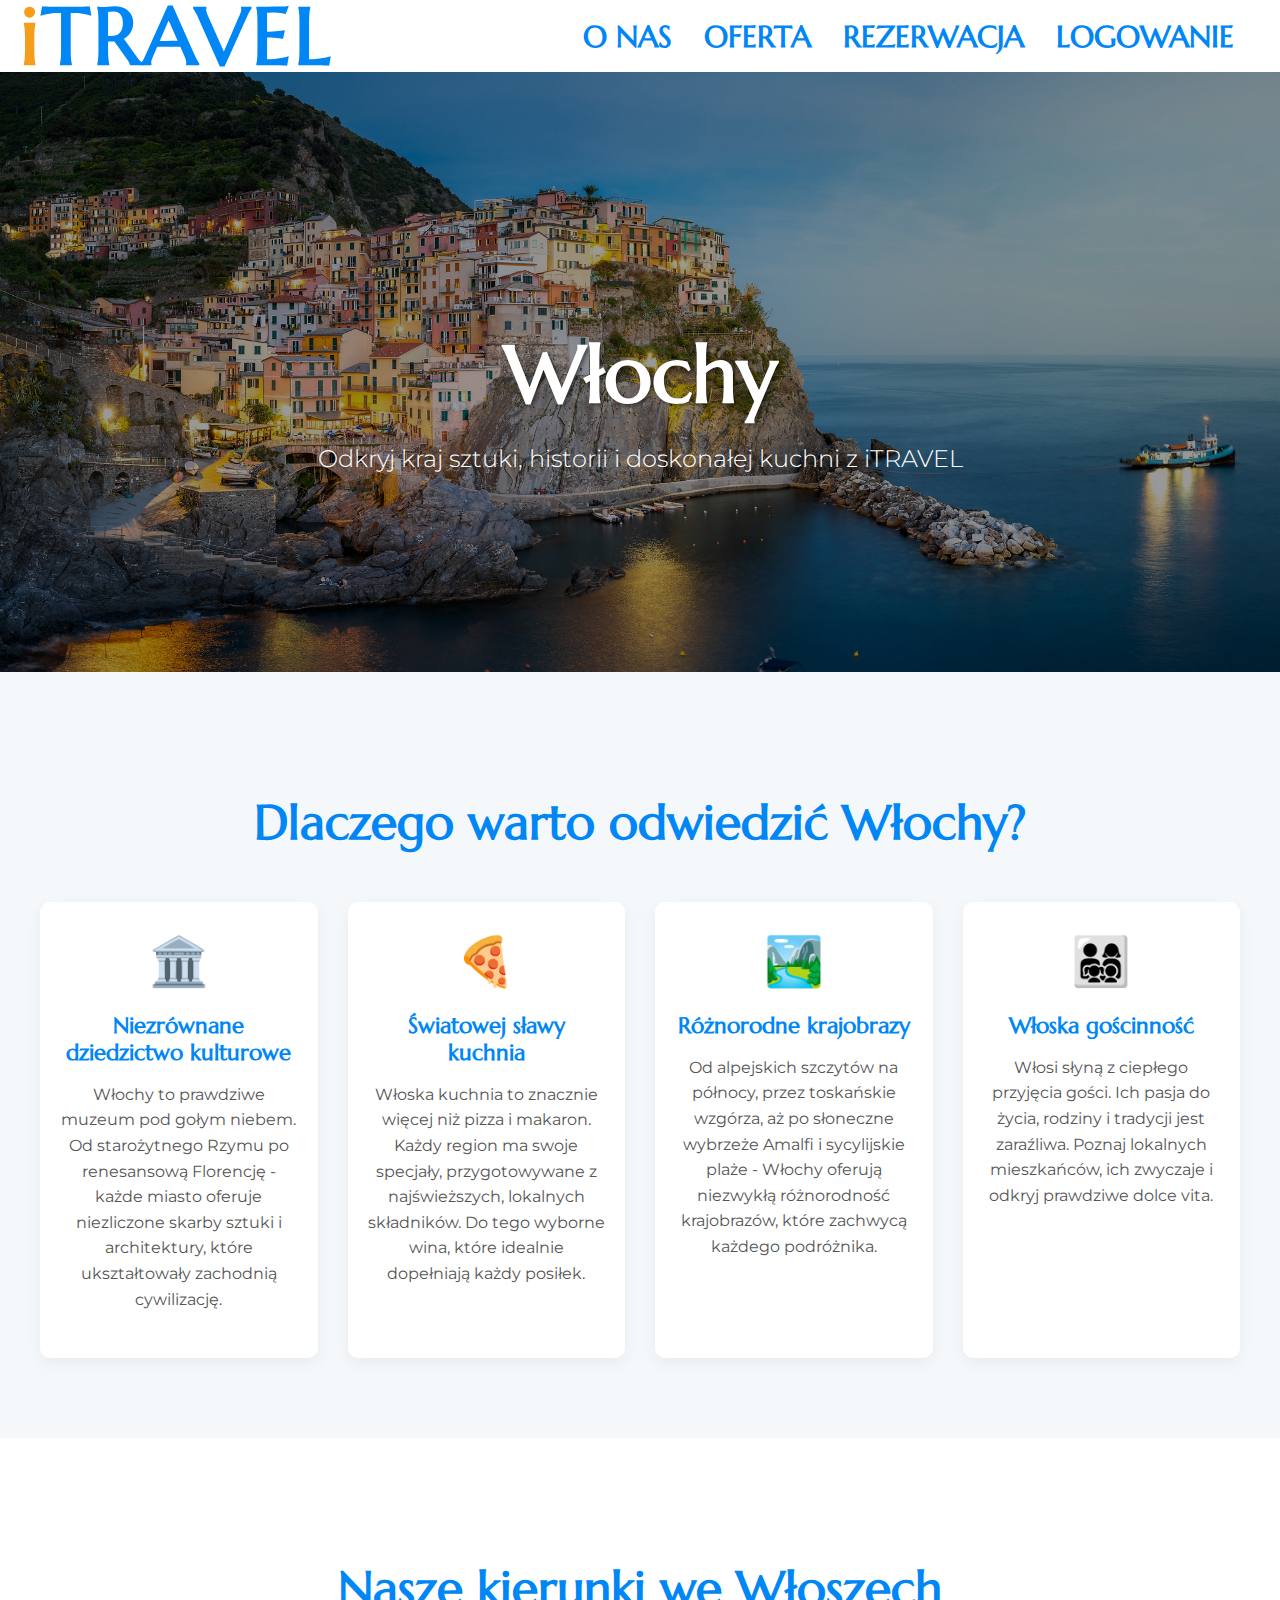
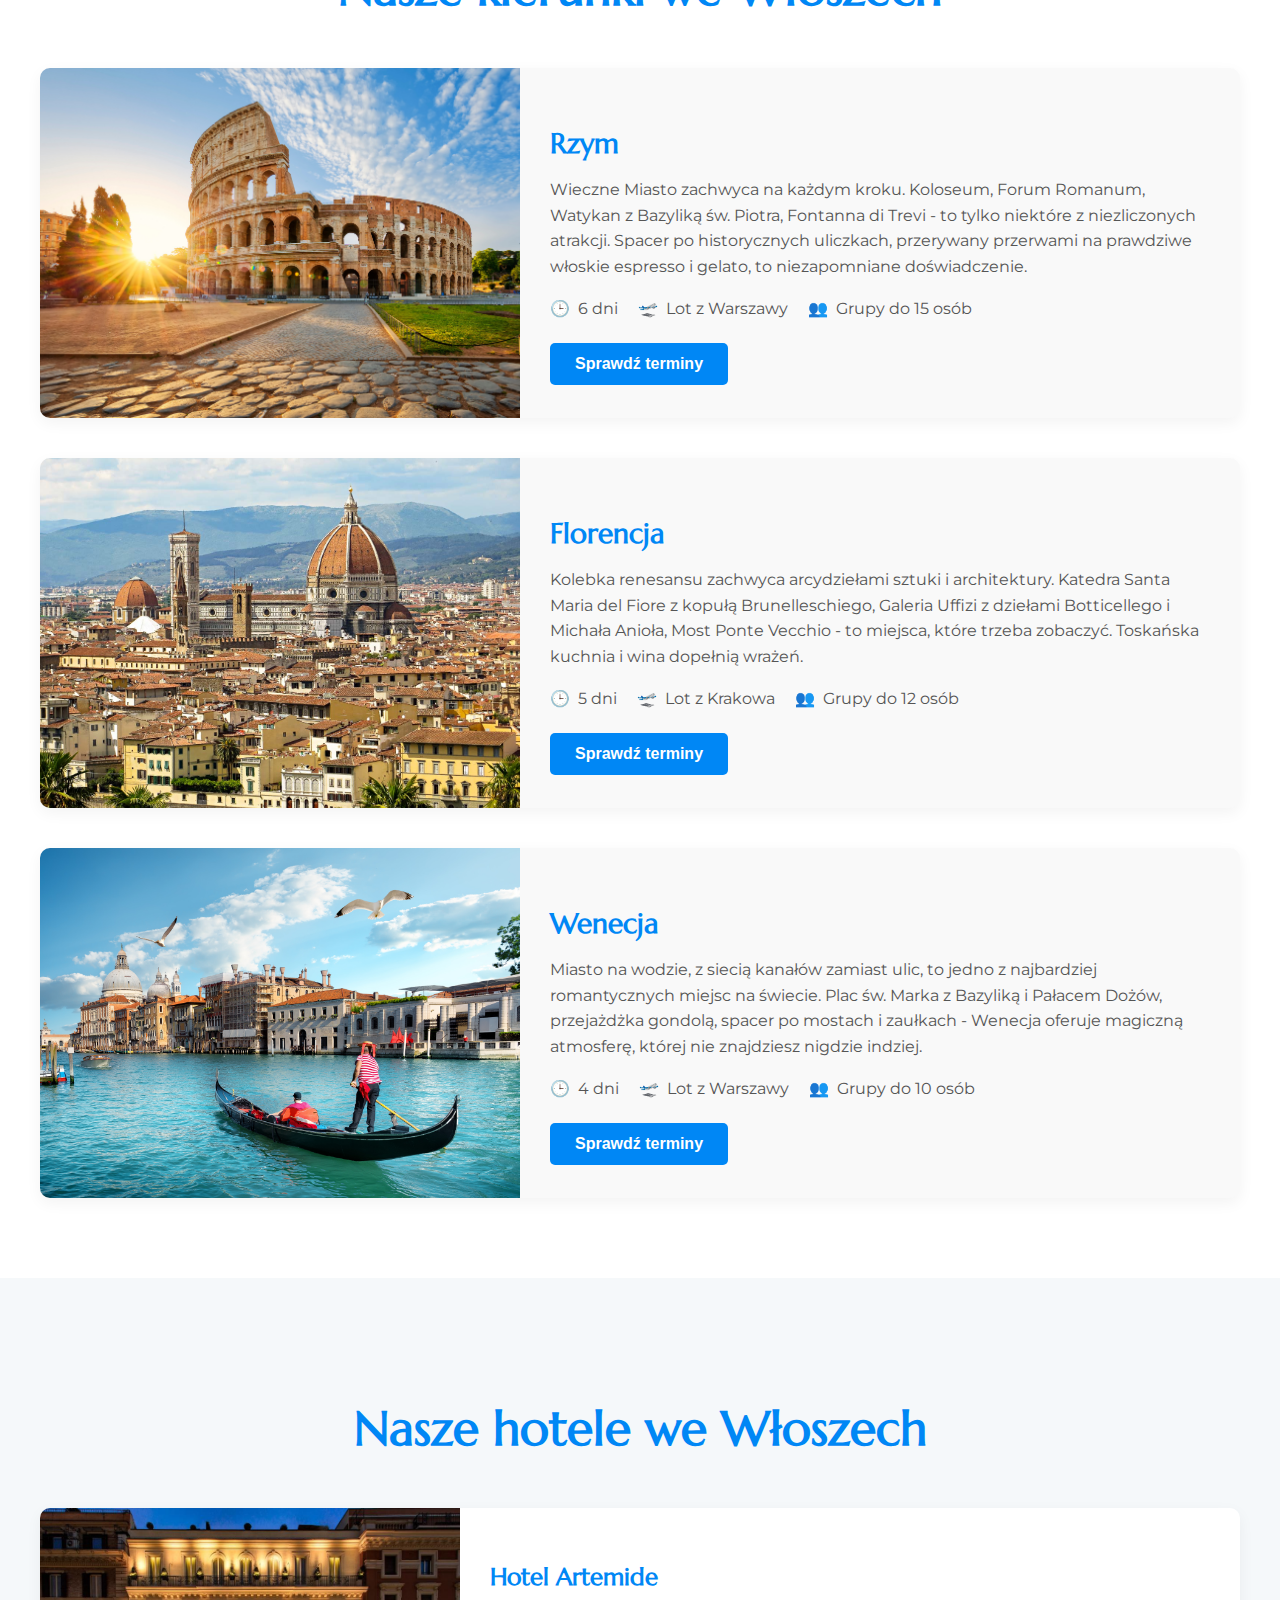
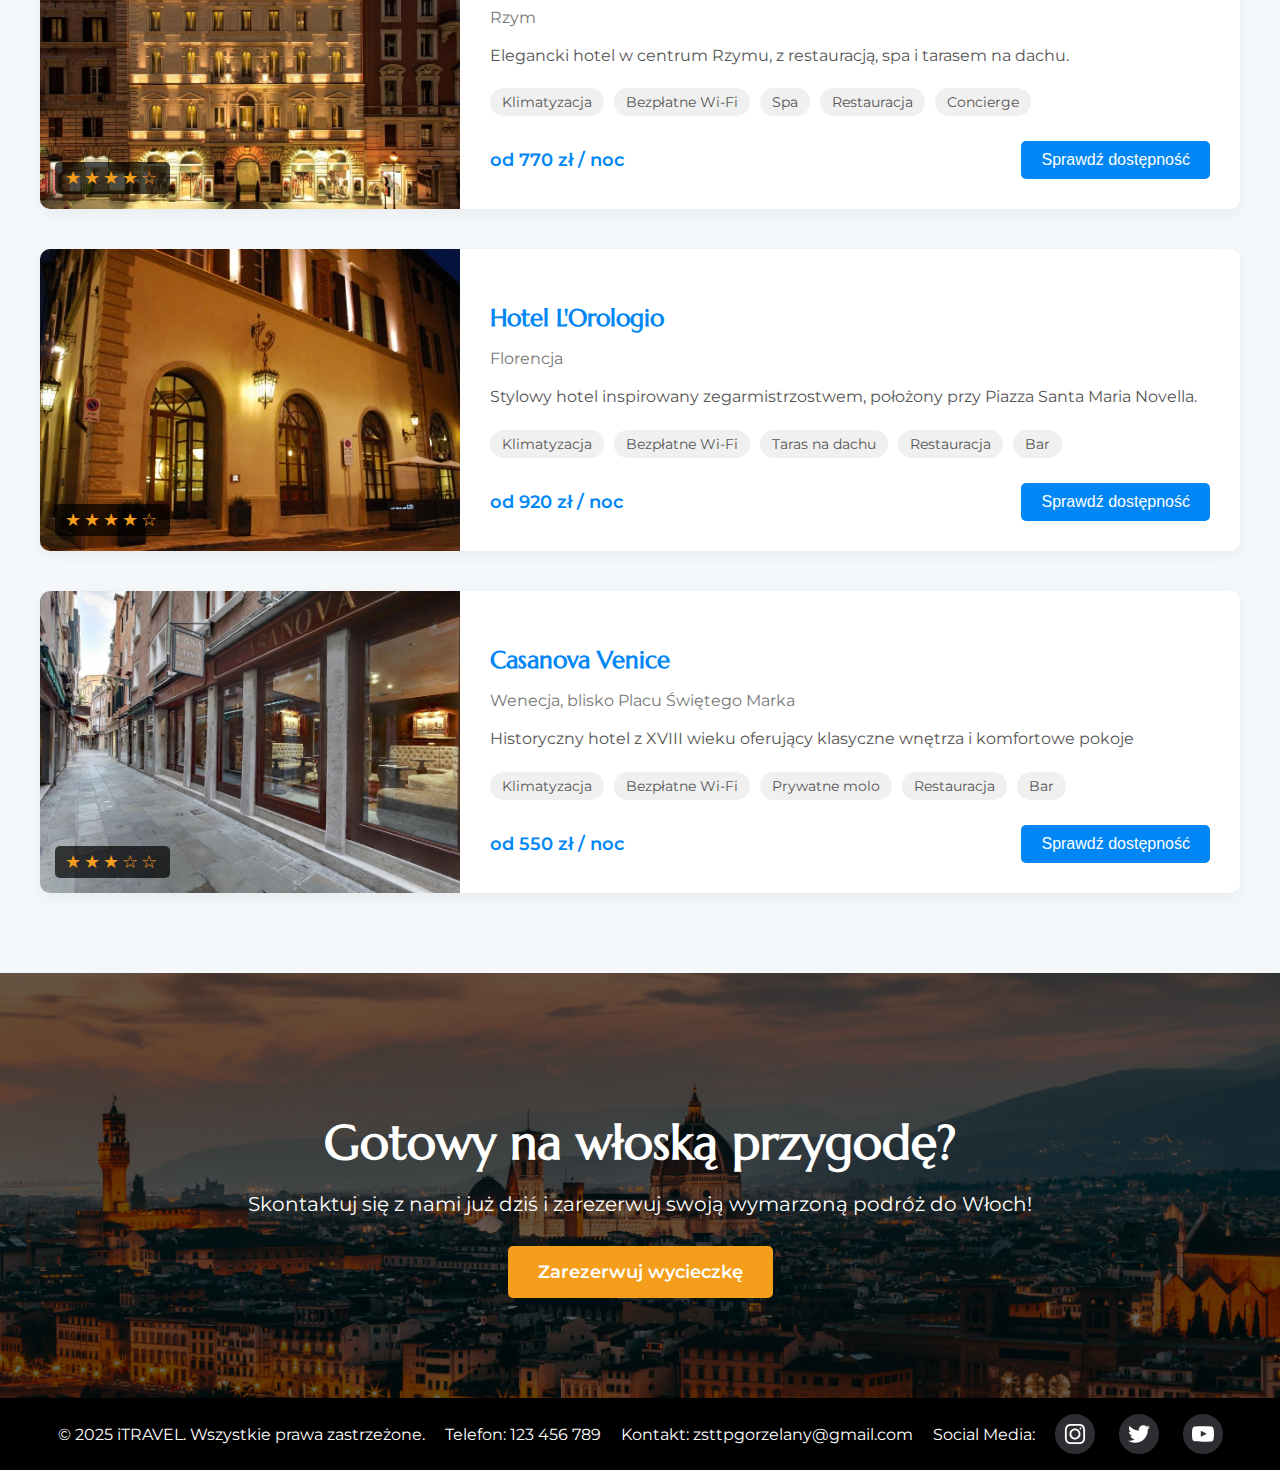
<file: wlochy.html>
<!DOCTYPE html>
<html lang="pl">
<head>
    <meta charset="UTF-8">
    <meta name="viewport" content="width=device-width, initial-scale=1.0">
    <link rel="stylesheet" href="styles/mainstyle.css">
    <link rel="stylesheet" href="styles/countrystyle.css">
    <link rel="icon" href="photos/ikona.png" type="image/png" />
    <link rel="preconnect" href="https://fonts.googleapis.com">
    <link rel="preconnect" href="https://fonts.gstatic.com" crossorigin>
    <link href="https://fonts.googleapis.com/css2?family=Fondamento:ital@0;1&family=Montserrat:ital,wght@0,100..900;1,100..900&display=swap" rel="stylesheet">
    <link rel="preconnect" href="https://fonts.googleapis.com">
    <link rel="preconnect" href="https://fonts.gstatic.com" crossorigin>
    <link href="https://fonts.googleapis.com/css2?family=Fondamento:ital@0;1&family=Marcellus&family=Montserrat:ital,wght@0,100..900;1,100..900&display=swap" rel="stylesheet">
    <title>iTRAVEL</title>
</head>
<body>
<div class="container">
            <header>
                <a href="index.html"><h1><span>i</span>TRAVEL</h1></a>
                <nav class="navbar">
                    <a href="onas.html"><button class="button">O NAS</button></a>
                    <a href="oferta.html"><button class="button">OFERTA</button></a>
                    <a href="rezerwacja.html"><button class="button">REZERWACJA</button></a>
                    <a href="logowanie.html"><button class="button">LOGOWANIE</button></a>
                </nav>
</header>  
<main>
    <!-- Hero section -->
    <div class="country-hero" style="background-image: url('photos/tlowlochy.jpg');">
        <div class="hero-content">
            <h1>Włochy</h1>
            <p>Odkryj kraj sztuki, historii i doskonałej kuchni z iTRAVEL</p>
        </div>
    </div>

    <!-- Why visit section -->
    <div class="why-visit-section">
        <div class="section-container">
            <h2>Dlaczego warto odwiedzić Włochy?</h2>
            <div class="reasons-container">
                <div class="reason-card">
                    <div class="reason-icon">🏛️</div>
                    <h3>Niezrównane dziedzictwo kulturowe</h3>
                    <p>Włochy to prawdziwe muzeum pod gołym niebem. Od starożytnego Rzymu po renesansową Florencję - każde miasto oferuje niezliczone skarby sztuki i architektury, które ukształtowały zachodnią cywilizację.</p>
                </div>
                <div class="reason-card">
                    <div class="reason-icon">🍕</div>
                    <h3>Światowej sławy kuchnia</h3>
                    <p>Włoska kuchnia to znacznie więcej niż pizza i makaron. Każdy region ma swoje specjały, przygotowywane z najświeższych, lokalnych składników. Do tego wyborne wina, które idealnie dopełniają każdy posiłek.</p>
                </div>
                <div class="reason-card">
                    <div class="reason-icon">🏞️</div>
                    <h3>Różnorodne krajobrazy</h3>
                    <p>Od alpejskich szczytów na północy, przez toskańskie wzgórza, aż po słoneczne wybrzeże Amalfi i sycylijskie plaże - Włochy oferują niezwykłą różnorodność krajobrazów, które zachwycą każdego podróżnika.</p>
                </div>
                <div class="reason-card">
                    <div class="reason-icon">👨‍👩‍👧‍👦</div>
                    <h3>Włoska gościnność</h3>
                    <p>Włosi słyną z ciepłego przyjęcia gości. Ich pasja do życia, rodziny i tradycji jest zaraźliwa. Poznaj lokalnych mieszkańców, ich zwyczaje i odkryj prawdziwe dolce vita.</p>
                </div>
            </div>
        </div>
    </div>

    <!-- Destinations section -->
    <div class="destinations-section">
        <div class="section-container">
            <h2>Nasze kierunki we Włoszech</h2>
            <div class="destinations-container">
                <div class="destination-card">
                    <img src="photos/rzym.jpg" alt="Rzym">
                    <div class="destination-info">
                        <h3>Rzym</h3>
                        <p>Wieczne Miasto zachwyca na każdym kroku. Koloseum, Forum Romanum, Watykan z Bazyliką św. Piotra, Fontanna di Trevi - to tylko niektóre z niezliczonych atrakcji. Spacer po historycznych uliczkach, przerywany przerwami na prawdziwe włoskie espresso i gelato, to niezapomniane doświadczenie.</p>
                        <div class="destination-details">
                            <span class="detail"><i class="detail-icon">🕒</i> 6 dni</span>
                            <span class="detail"><i class="detail-icon">🛫</i> Lot z Warszawy</span>
                            <span class="detail"><i class="detail-icon">👥</i> Grupy do 15 osób</span>
                        </div>
                        <button class="reserve-btn">Sprawdź terminy</button>
                    </div>
                </div>

                <div class="destination-card">
                    <img src="photos/florencja.jpg" alt="Florencja">
                    <div class="destination-info">
                        <h3>Florencja</h3>
                        <p>Kolebka renesansu zachwyca arcydziełami sztuki i architektury. Katedra Santa Maria del Fiore z kopułą Brunelleschiego, Galeria Uffizi z dziełami Botticellego i Michała Anioła, Most Ponte Vecchio - to miejsca, które trzeba zobaczyć. Toskańska kuchnia i wina dopełnią wrażeń.</p>
                        <div class="destination-details">
                            <span class="detail"><i class="detail-icon">🕒</i> 5 dni</span>
                            <span class="detail"><i class="detail-icon">🛫</i> Lot z Krakowa</span>
                            <span class="detail"><i class="detail-icon">👥</i> Grupy do 12 osób</span>
                        </div>
                        <button class="reserve-btn">Sprawdź terminy</button>
                    </div>
                </div>

                <div class="destination-card">
                    <img src="photos/wenecja.jpg" alt="Wenecja">
                    <div class="destination-info">
                        <h3>Wenecja</h3>
                        <p>Miasto na wodzie, z siecią kanałów zamiast ulic, to jedno z najbardziej romantycznych miejsc na świecie. Plac św. Marka z Bazyliką i Pałacem Dożów, przejażdżka gondolą, spacer po mostach i zaułkach - Wenecja oferuje magiczną atmosferę, której nie znajdziesz nigdzie indziej.</p>
                        <div class="destination-details">
                            <span class="detail"><i class="detail-icon">🕒</i> 4 dni</span>
                            <span class="detail"><i class="detail-icon">🛫</i> Lot z Warszawy</span>
                            <span class="detail"><i class="detail-icon">👥</i> Grupy do 10 osób</span>
                        </div>
                        <button class="reserve-btn">Sprawdź terminy</button>
                    </div>
                </div>
            </div>
        </div>
    </div>

    <!-- Hotels section -->
    <div class="hotels-section">
        <div class="section-container">
            <h2>Nasze hotele we Włoszech</h2>
            <div class="hotels-container">
                <div class="hotel-card">
                    <div class="hotel-image">
                        <img src="photos/hotelwlochy1.jpg" alt="Hotel Rzym">
                        <div class="hotel-rating">
                            <span>★</span><span>★</span><span>★</span><span>★</span><span>☆</span>
                        </div>
                    </div>
                    <div class="hotel-info">
                        <h3>Hotel Artemide</h3>
                        <p class="hotel-location">Rzym</p>
                        <p class="hotel-description">Elegancki hotel w centrum Rzymu, z restauracją, spa i tarasem na dachu.</p>
                        <ul class="hotel-amenities">
                            <li>Klimatyzacja</li>
                            <li>Bezpłatne Wi-Fi</li>
                            <li>Spa</li>
                            <li>Restauracja</li>
                            <li>Concierge</li>
                        </ul>
                        <div class="hotel-price">
                            <span>od 770 zł / noc</span>
                            <button class="check-btn">Sprawdź dostępność</button>
                        </div>
                    </div>
                </div>

                <div class="hotel-card">
                    <div class="hotel-image">
                        <img src="photos/hotelwlochy2.jpg" alt="Hotel Florencja">
                        <div class="hotel-rating">
                            <span>★</span><span>★</span><span>★</span><span>★</span><span>☆</span>
                        </div>
                    </div>
                    <div class="hotel-info">
                        <h3>Hotel L'Orologio</h3>
                        <p class="hotel-location">Florencja</p>
                        <p class="hotel-description">Stylowy hotel inspirowany zegarmistrzostwem, położony przy Piazza Santa Maria Novella.</p>
                        <ul class="hotel-amenities">
                            <li>Klimatyzacja</li>
                            <li>Bezpłatne Wi-Fi</li>
                            <li>Taras na dachu</li>
                            <li>Restauracja</li>
                            <li>Bar</li>
                        </ul>
                        <div class="hotel-price">
                            <span>od 920 zł / noc</span>
                            <button class="check-btn">Sprawdź dostępność</button>
                        </div>
                    </div>
                </div>

                <div class="hotel-card">
                    <div class="hotel-image">
                        <img src="photos/hotelwlochy3.jpg" alt="Hotel Wenecja">
                        <div class="hotel-rating">
                            <span>★</span><span>★</span><span>★</span><span>☆</span><span>☆</span>
                        </div>
                    </div>
                    <div class="hotel-info">
                        <h3>Casanova Venice</h3>
                        <p class="hotel-location">Wenecja, blisko Placu Świętego Marka</p>
                        <p class="hotel-description">Historyczny hotel z XVIII wieku oferujący klasyczne wnętrza i komfortowe pokoje</p>
                        <ul class="hotel-amenities">
                            <li>Klimatyzacja</li>
                            <li>Bezpłatne Wi-Fi</li>
                            <li>Prywatne molo</li>
                            <li>Restauracja</li>
                            <li>Bar</li>
                        </ul>
                        <div class="hotel-price">
                            <span>od 550 zł / noc</span>
                            <button class="check-btn">Sprawdź dostępność</button>
                        </div>
                    </div>
                </div>
            </div>
        </div>
    </div>

    <!-- Booking CTA section -->
    <div class="booking-cta" style="background-image: linear-gradient(rgba(0, 0, 0, 0.6), rgba(0, 0, 0, 0.6)), url('photos/tlowlochy2.jpg');">
        <div class="cta-content">
            <h2>Gotowy na włoską przygodę?</h2>
            <p>Skontaktuj się z nami już dziś i zarezerwuj swoją wymarzoną podróż do Włoch!</p>
            <div class="cta-buttons">
              <a href="rezerwacja.html" class="cta-button">Zarezerwuj wycieczkę</a>
           
          </div>
        </div>
    </div>
</main>
<footer>
    <p>&copy; 2025 iTRAVEL. Wszystkie prawa zastrzeżone.</p>
    <p>Telefon: 123 456 789</p>
    <p>Kontakt: <a href="mailto:zsttpokupniak@gmail.com">zsttpgorzelany@gmail.com</a>
    <p>Social Media:</p>
<div class="button-container">
    <button class="button flex-center">
      <svg
        viewBox="0 0 24 24"
        class="btn-svg"
        width="22px"
        fill="none"
        xmlns="http://www.w3.org/2000/svg"
      >
        <g id="SVGRepo_bgCarrier" stroke-width="0"></g>
        <g
          id="SVGRepo_tracerCarrier"
          stroke-linecap="round"
          stroke-linejoin="round"
        ></g>
        <g id="SVGRepo_iconCarrier">
          <path
            fill-rule="evenodd"
            clip-rule="evenodd"
            d="M12 18C15.3137 18 18 15.3137 18 12C18 8.68629 15.3137 6 12 6C8.68629 6 6 8.68629 6 12C6 15.3137 8.68629 18 12 18ZM12 16C14.2091 16 16 14.2091 16 12C16 9.79086 14.2091 8 12 8C9.79086 8 8 9.79086 8 12C8 14.2091 9.79086 16 12 16Z"
            fill="#fff"
          ></path>
          <path
            d="M18 5C17.4477 5 17 5.44772 17 6C17 6.55228 17.4477 7 18 7C18.5523 7 19 6.55228 19 6C19 5.44772 18.5523 5 18 5Z"
            fill="#fff"
          ></path>
          <path
            fill-rule="evenodd"
            clip-rule="evenodd"
            d="M1.65396 4.27606C1 5.55953 1 7.23969 1 10.6V13.4C1 16.7603 1 18.4405 1.65396 19.7239C2.2292 20.8529 3.14708 21.7708 4.27606 22.346C5.55953 23 7.23969 23 10.6 23H13.4C16.7603 23 18.4405 23 19.7239 22.346C20.8529 21.7708 21.7708 20.8529 22.346 19.7239C23 18.4405 23 16.7603 23 13.4V10.6C23 7.23969 23 5.55953 22.346 4.27606C21.7708 3.14708 20.8529 2.2292 19.7239 1.65396C18.4405 1 16.7603 1 13.4 1H10.6C7.23969 1 5.55953 1 4.27606 1.65396C3.14708 2.2292 2.2292 3.14708 1.65396 4.27606ZM13.4 3H10.6C8.88684 3 7.72225 3.00156 6.82208 3.0751C5.94524 3.14674 5.49684 3.27659 5.18404 3.43597C4.43139 3.81947 3.81947 4.43139 3.43597 5.18404C3.27659 5.49684 3.14674 5.94524 3.0751 6.82208C3.00156 7.72225 3 8.88684 3 10.6V13.4C3 15.1132 3.00156 16.2777 3.0751 17.1779C3.14674 18.0548 3.27659 18.5032 3.43597 18.816C3.81947 19.5686 4.43139 20.1805 5.18404 20.564C5.49684 20.7234 5.94524 20.8533 6.82208 20.9249C7.72225 20.9984 8.88684 21 10.6 21H13.4C15.1132 21 16.2777 20.9984 17.1779 20.9249C18.0548 20.8533 18.5032 20.7234 18.816 20.564C19.5686 20.1805 20.1805 19.5686 20.564 18.816C20.7234 18.5032 20.8533 18.0548 20.9249 17.1779C20.9984 16.2777 21 15.1132 21 13.4V10.6C21 8.88684 20.9984 7.72225 20.9249 6.82208C20.8533 5.94524 20.7234 5.49684 20.564 5.18404C20.1805 4.43139 19.5686 3.81947 18.816 3.43597C18.5032 3.27659 18.0548 3.14674 17.1779 3.0751C16.2777 3.00156 15.1132 3 13.4 3Z"
            fill="#fff"
          ></path>
        </g>
      </svg>
    </button>
    <button class="button flex-center">
      <svg
        fill="#fff"
        xmlns:xlink="http://www.w3.org/1999/xlink"
        xmlns="http://www.w3.org/2000/svg"
        version="1.1"
        class="btn-svg"
        width="22px"
        viewBox="0 -2 20 20"
      >
        <g stroke-width="0" id="SVGRepo_bgCarrier"></g>
        <g
          stroke-linejoin="round"
          stroke-linecap="round"
          id="SVGRepo_tracerCarrier"
        ></g>
        <g id="SVGRepo_iconCarrier">
          <title>twitter [#154]</title>
          <desc>Created with Sketch.</desc>
          <defs></defs>
          <g
            fill-rule="evenodd"
            fill="none"
            stroke-width="1"
            stroke="none"
            id="Page-1"
          >
            <g
              fill="#fff"
              transform="translate(-60.000000, -7521.000000)"
              id="Dribbble-Light-Preview"
            >
              <g transform="translate(56.000000, 160.000000)" id="icons">
                <path
                  id="twitter-[#154]"
                  d="M10.29,7377 C17.837,7377 21.965,7370.84365 21.965,7365.50546 C21.965,7365.33021 21.965,7365.15595 21.953,7364.98267 C22.756,7364.41163 23.449,7363.70276 24,7362.8915 C23.252,7363.21837 22.457,7363.433 21.644,7363.52751 C22.5,7363.02244 23.141,7362.2289 23.448,7361.2926 C22.642,7361.76321 21.761,7362.095 20.842,7362.27321 C19.288,7360.64674 16.689,7360.56798 15.036,7362.09796 C13.971,7363.08447 13.518,7364.55538 13.849,7365.95835 C10.55,7365.79492 7.476,7364.261 5.392,7361.73762 C4.303,7363.58363 4.86,7365.94457 6.663,7367.12996 C6.01,7367.11125 5.371,7366.93797 4.8,7366.62489 L4.8,7366.67608 C4.801,7368.5989 6.178,7370.2549 8.092,7370.63591 C7.488,7370.79836 6.854,7370.82199 6.24,7370.70483 C6.777,7372.35099 8.318,7373.47829 10.073,7373.51078 C8.62,7374.63513 6.825,7375.24554 4.977,7375.24358 C4.651,7375.24259 4.325,7375.22388 4,7375.18549 C5.877,7376.37088 8.06,7377 10.29,7376.99705"
                ></path>
              </g>
            </g>
          </g>
        </g>
      </svg>
    </button>
   
    <button class="button flex-center">
      <svg
        stroke="#fff"
        fill="#fff"
        xmlns:xlink="http://www.w3.org/1999/xlink"
        xmlns="http://www.w3.org/2000/svg"
        version="1.1"
        class="btn-svg"
        width="22px"
        viewBox="0 -3 20 20"
      >
        <g stroke-width="0" id="SVGRepo_bgCarrier"></g>
        <g
          stroke-linejoin="round"
          stroke-linecap="round"
          id="SVGRepo_tracerCarrier"
        ></g>
        <g id="SVGRepo_iconCarrier">
          <title>youtube [#fff168]</title>
          <desc>Created with Sketch.</desc>
          <defs></defs>
          <g
            fill-rule="evenodd"
            fill="none"
            stroke-width="1"
            stroke="none"
            id="Page-1"
          >
            <g
              fill="#fff"
              transform="translate(-300.000000, -7442.000000)"
              id="Dribbble-Light-Preview"
            >
              <g transform="translate(56.000000, 160.000000)" id="icons">
                <path
                  id="youtube-[#fff168]"
                  d="M251.988432,7291.58588 L251.988432,7285.97425 C253.980638,7286.91168 255.523602,7287.8172 257.348463,7288.79353 C255.843351,7289.62824 253.980638,7290.56468 251.988432,7291.58588 M263.090998,7283.18289 C262.747343,7282.73013 262.161634,7282.37809 261.538073,7282.26141 C259.705243,7281.91336 248.270974,7281.91237 246.439141,7282.26141 C245.939097,7282.35515 245.493839,7282.58153 245.111335,7282.93357 C243.49964,7284.42947 244.004664,7292.45151 244.393145,7293.75096 C244.556505,7294.31342 244.767679,7294.71931 245.033639,7294.98558 C245.376298,7295.33761 245.845463,7295.57995 246.384355,7295.68865 C247.893451,7296.0008 255.668037,7296.17532 261.506198,7295.73552 C262.044094,7295.64178 262.520231,7295.39147 262.895762,7295.02447 C264.385932,7293.53455 264.28433,7285.06174 263.090998,7283.18289"
                ></path>
              </g>
            </g>
          </g>
        </g>
      </svg>
    </button>
  </div>
  
</footer>
</div>
<script src="script.js"></script>
</body>
</html>
</file>
<file: styles/mainstyle.css>
* {
--title-color1:rgb(0, 135, 245);
--title-color2:rgb(245, 158, 27);
scroll-behavior:smooth;
}
.montserrat-regular {
  font-family: "Montserrat", sans-serif;
  font-optical-sizing: auto;
  font-weight: 200;
  font-style: normal;
}
.marcellus-regular {
    font-family: "Marcellus", serif;
    font-weight: 400;
    font-style: normal;
  }
body {
    font-family:"Montserrat", sans-serif;
    background-color: #ffffff;
    margin: 0;
    padding: 0;
    width:100%;
}
header {
    overflow:hidden;
    position:sticky;
    display: flex; 
    align-items: center; 
    padding: 0 20px;
    background-color:rgb(255, 255, 255);
    height:8vh;
    border-bottom:2px;
}
header h1 {
    letter-spacing:3px;
    font-family:"Marcellus", serif;
    margin: 0;
    font-size:80px;
    color:var(--title-color1);
    transition:0.3s;
}
header h1 span {
    color:var(--title-color2);
    transition:0.3s;
}
header h1:hover {
    color:var(--title-color2);
    transition:0.3s;
}
header h1:hover span {
    color:var(--title-color1);
    transition:0.3s;
}
header nav {
    display: flex;
    align-items: center;
    margin-left: auto;
}
header .button {
    font-size: 30px;
    color: var(--title-color1);
    font-family:'Marcellus', serif;
    font-weight: 800;
    cursor: pointer;
    position: relative;
    border: none;
    background: none;
    text-transform: uppercase;
    transition-timing-function: cubic-bezier(0.25, 0.8, 0.25, 1);
    transition-duration: 400ms;
    transition-property: color;
  }
  
 header button:focus,
 header button:hover {
    color: var(--title-color2);
  }
  
 header button:focus:after,
 header button:hover:after {
    width: 100%;
    left: 0%;
  }
  
 header button:after {
    content: "";
    pointer-events: none;
    bottom: -2px;
    left: 50%;
    position: absolute;
    width: 0%;
    height: 2px;
    background-color: var(--title-color2);
    transition-timing-function: cubic-bezier(0.25, 0.8, 0.25, 1);
    transition-duration: 400ms;
    transition-property: width, left;
  }
  
header a {
    float:right;
    text-decoration:none;
    margin-right:20px;
}
main {
    background-color: rgb(255, 255, 255);
    font-size: 20px;
    margin: 0;
    padding: 0;
    width:100%;
    height:auto;
}
footer {
    overflow:hidden;
    background-color: black;
    color: white;
    height: 8vh;
    bottom: 0;
    width: 100%;
    display: flex;
    align-items: center;
    justify-content: center;
}
footer p {
    margin-right:20px;
}
footer a {
    text-decoration:none;
    color:white;
}
/* From Uiverse.io by McHaXYT */ 
footer .button-container {
    display: flex;
    justify-content: center;
    align-items: center;
    gap: 1.5rem;
  }
  
 footer .button {
    cursor: pointer;
    text-decoration: none;
    color: #ffff;
    width: 40px;
    height: 40px;
    border-radius: 50%;
    background-color: #2d2e32;
    border: 2px solid #2d2e32;
    transition: all 0.45s;
  }
  
  footer .button:hover {
    transform: rotate(360deg);
    transform-origin: center center;
    background-color: #ffff;
    color: #2d2e32;
  }
  
  footer .button:hover .btn-svg {
    filter: invert(100%) sepia(100%) saturate(0%) hue-rotate(305deg)
      brightness(103%) contrast(103%);
  }
  
  footer .flex-center {
    display: flex;
    justify-content: center;
    align-items: center;
  }
</file>
<file: styles/countrystyle.css>
/* Main styles for country pages */
main {
    background-color: #ffffff;
  }
  
  /* Hero section */
  .country-hero {
    background-size: cover;
    background-position: center;
    height: 600px;
    display: flex;
    align-items: center;
    justify-content: center;
    position: relative;
  }
  
  .country-hero::before {
    content: "";
    position: absolute;
    top: 0;
    left: 0;
    width: 100%;
    height: 100%;
    background-color: rgba(0, 0, 0, 0.4);
  }
  
  .hero-content {
    text-align: center;
    color: white;
    position: relative;
    z-index: 1;
  }
  
  .hero-content h1 {
    font-size: 80px;
    font-family: "Marcellus", serif;
    margin-bottom: 20px;
    text-shadow: 2px 2px 4px rgba(0, 0, 0, 0.5);
  }
  
  .hero-content p {
    font-size: 24px;
    font-weight: 300;
    max-width: 800px;
    margin: 0 auto;
  }
  
  /* Section containers */
  .section-container {
    max-width: 1200px;
    margin: 0 auto;
    padding: 0 20px;
  }
  
  /* Why visit section */
  .why-visit-section {
    background-color: #f5f8fa;
    padding: 80px 0;
    text-align: center;
  }
  
  .why-visit-section h2 {
    font-size: 48px;
    color: var(--title-color1);
    font-family: "Marcellus", serif;
    margin-bottom: 50px;
  }
  
  .reasons-container {
    display: grid;
    grid-template-columns: repeat(4, 1fr);
    gap: 30px;
  }
  
  .reason-card {
    background-color: white;
    border-radius: 10px;
    padding: 30px 20px;
    box-shadow: 0 5px 15px rgba(0, 0, 0, 0.05);
    transition: transform 0.3s ease;
  }
  
  .reason-card:hover {
    transform: translateY(-10px);
  }
  
  .reason-icon {
    font-size: 48px;
    margin-bottom: 20px;
  }
  
  .reason-card h3 {
    font-size: 22px;
    color: var(--title-color1);
    font-family: "Marcellus", serif;
    margin-bottom: 15px;
  }
  
  .reason-card p {
    font-size: 16px;
    line-height: 1.6;
    color: #555;
  }
  
  /* Destinations section */
  .destinations-section {
    padding: 80px 0;
    background-color: white;
  }
  
  .destinations-section h2 {
    font-size: 48px;
    color: var(--title-color1);
    font-family: "Marcellus", serif;
    margin-bottom: 50px;
    text-align: center;
  }
  
  .destinations-container {
    display: flex;
    flex-direction: column;
    gap: 40px;
  }
  
  .destination-card {
    display: flex;
    background-color: #f9f9f9;
    border-radius: 10px;
    overflow: hidden;
    box-shadow: 0 5px 15px rgba(0, 0, 0, 0.05);
  }
  
  .destination-card img {
    width: 40%;
    height: 350px;
    object-fit: cover;
  }
  
  .destination-info {
    padding: 30px;
    flex: 1;
  }
  
  .destination-info h3 {
    font-size: 28px;
    color: var(--title-color1);
    font-family: "Marcellus", serif;
    margin-bottom: 15px;
  }
  
  .destination-info p {
    font-size: 16px;
    line-height: 1.6;
    color: #555;
    margin-bottom: 20px;
  }
  
  .destination-details {
    display: flex;
    flex-wrap: wrap;
    gap: 20px;
    margin-bottom: 25px;
  }
  
  .detail {
    display: flex;
    align-items: center;
    font-size: 16px;
    color: #555;
  }
  
  .detail-icon {
    margin-right: 8px;
    font-style: normal;
  }
  
  .reserve-btn {
    background-color: var(--title-color1);
    color: white;
    border: none;
    border-radius: 5px;
    padding: 12px 25px;
    font-size: 16px;
    font-weight: 600;
    cursor: pointer;
    transition: background-color 0.3s ease;
  }
  
  .reserve-btn:hover {
    background-color: var(--title-color2);
  }
  
  /* Hotels section */
  .hotels-section {
    background-color: #f5f8fa;
    padding: 80px 0;
  }
  
  .hotels-section h2 {
    font-size: 48px;
    color: var(--title-color1);
    font-family: "Marcellus", serif;
    margin-bottom: 50px;
    text-align: center;
  }
  
  .hotels-container {
    display: flex;
    flex-direction: column;
    gap: 40px;
  }
  
  .hotel-card {
    display: flex;
    background-color: white;
    border-radius: 10px;
    overflow: hidden;
    box-shadow: 0 5px 15px rgba(0, 0, 0, 0.05);
  }
  
  .hotel-image {
    width: 35%;
    position: relative;
  }
  
  .hotel-image img {
    width: 100%;
    height: 100%;
    object-fit: cover;
  }
  
  .hotel-rating {
    position: absolute;
    bottom: 15px;
    left: 15px;
    background-color: rgba(0, 0, 0, 0.7);
    color: var(--title-color2);
    padding: 5px 10px;
    border-radius: 5px;
    font-size: 18px;
    letter-spacing: 3px;
  }
  
  .hotel-info {
    padding: 30px;
    flex: 1;
  }
  
  .hotel-info h3 {
    font-size: 24px;
    color: var(--title-color1);
    font-family: "Marcellus", serif;
    margin-bottom: 5px;
  }
  
  .hotel-location {
    color: #777;
    font-size: 16px;
    margin-bottom: 15px;
  }
  
  .hotel-description {
    font-size: 16px;
    line-height: 1.6;
    color: #555;
    margin-bottom: 20px;
  }
  
  .hotel-amenities {
    display: flex;
    flex-wrap: wrap;
    gap: 10px;
    margin-bottom: 25px;
    padding-left: 0;
    list-style-type: none;
  }
  
  .hotel-amenities li {
    background-color: #f0f0f0;
    padding: 5px 12px;
    border-radius: 20px;
    font-size: 14px;
    color: #555;
  }
  
  .hotel-price {
    display: flex;
    justify-content: space-between;
    align-items: center;
    margin-top: 20px;
  }
  
  .hotel-price span {
    font-size: 18px;
    font-weight: 600;
    color: var(--title-color1);
  }
  
  .check-btn {
    background-color: var(--title-color1);
    color: white;
    border: none;
    border-radius: 5px;
    padding: 10px 20px;
    font-size: 16px;
    cursor: pointer;
    transition: background-color 0.3s ease;
  }
  
  .check-btn:hover {
    background-color: var(--title-color2);
  }
  
  /* Booking CTA section */
  .booking-cta {
    background-size: cover;
    background-position: center;
    padding: 100px 0;
    text-align: center;
    color: white;
  }
  
  .cta-content {
    max-width: 800px;
    margin: 0 auto;
  }
  
  .cta-content h2 {
    font-size: 48px;
    font-family: "Marcellus", serif;
    margin-bottom: 20px;
  }
  
  .cta-content p {
    font-size: 20px;
    margin-bottom: 30px;
  }
  
  .cta-buttons {
    display: flex;
    justify-content: center;
    gap: 20px;
  }
  
  .cta-button {
    display: inline-block;
    background-color: var(--title-color2);
    color: white;
    border: none;
    border-radius: 5px;
    padding: 15px 30px;
    font-size: 18px;
    font-weight: 600;
    text-decoration: none;
    transition: background-color 0.3s, transform 0.3s;
  }
  
  .cta-button:hover {
    background-color: var(--title-color1);
    transform: scale(1.05);
  }
  
  /* Responsive styles */
  @media (max-width: 1200px) {
    .reasons-container {
      grid-template-columns: repeat(2, 1fr);
    }
  }
  
  @media (max-width: 992px) {
    .destination-card, .hotel-card {
      flex-direction: column;
    }
    
    .destination-card img, .hotel-image {
      width: 100%;
      height: 250px;
    }
    
    .hotel-price {
      flex-direction: column;
      align-items: flex-start;
      gap: 15px;
    }
  }
  
  @media (max-width: 768px) {
    .reasons-container {
      grid-template-columns: 1fr;
    }
    
    .hero-content h1 {
      font-size: 60px;
    }
    
    .section-container h2 {
      font-size: 36px;
    }
  }
</file>
<file: styles/logowaniestyle.css>
.auth-container {
    display: flex;
    max-width: 1200px;
    margin: 50px auto;
    min-height: calc(100vh - 16vh - 100px); /* Subtract header, footer and margins */
    box-shadow: 0 5px 20px rgba(0, 0, 0, 0.1);
    border-radius: 10px;
    overflow: hidden;
}

/* Form card */
.auth-card {
    flex: 1;
    background-color: #ffffff;
    padding: 40px;
    display: flex;
    flex-direction: column;
}

/* Image section */
.auth-image {
    flex: 1;
    position: relative;
    display: none; 
}

.auth-image img {
    width: 100%;
    height: 100%;
    object-fit: cover;
}

.image-overlay {
    position: absolute;
    top: 0;
    left: 0;
    width: 100%;
    height: 100%;
    background: linear-gradient(rgba(0, 0, 0, 0.1), rgba(0, 0, 0, 0.7));
    display: flex;
    align-items: center;
    justify-content: center;
    padding: 40px;
}

.overlay-content {
    color: white;
    text-align: center;
}

.overlay-content h3 {
    font-size: 28px;
    font-family: "Marcellus", serif;
    margin-bottom: 20px;
}

.overlay-content p {
    font-size: 16px;
    line-height: 1.6;
}

/* Form header */
.auth-header {
    text-align: center;
    margin-bottom: 30px;
}

.auth-header h2 {
    font-size: 32px;
    color: var(--title-color1);
    font-family: "Marcellus", serif;
    margin-bottom: 10px;
}

.auth-header p {
    color: #666;
    font-size: 16px;
}

/* Form styles */
.auth-form {
    display: flex;
    flex-direction: column;
    gap: 20px;
}

.form-row {
    display: flex;
    gap: 20px;
}

.form-group {
    flex: 1;
    display: flex;
    flex-direction: column;
}

.form-group label {
    font-size: 14px;
    font-weight: 600;
    margin-bottom: 8px;
    color: #333;
}

.input-with-icon {
    position: relative;
    display: flex;
    align-items: center;
}

.input-with-icon .icon {
    position: absolute;
    left: 12px;
    font-style: normal;
    color: #666;
}

.input-with-icon input {
    width: 100%;
    padding: 12px 12px 12px 40px;
    border: 1px solid #ddd;
    border-radius: 5px;
    font-size: 16px;
    transition: border-color 0.3s;
}

.input-with-icon input:focus {
    border-color: var(--title-color1);
    outline: none;
}

/* Password options */
.password-options {
    display: flex;
    justify-content: space-between;
    align-items: center;
    margin-top: 10px;
    font-size: 14px;
}

.remember-me {
    display: flex;
    align-items: center;
    cursor: pointer;
}

.remember-me input {
    margin-right: 8px;
}

.forgot-password {
    color: var(--title-color1);
    text-decoration: none;
}

.forgot-password:hover {
    text-decoration: underline;
}

/* Checkbox styles */
.checkbox-container {
    display: flex;
    align-items: flex-start;
    position: relative;
    padding-left: 30px;
    cursor: pointer;
    font-size: 14px;
    user-select: none;
}

.checkbox-container input {
    position: absolute;
    opacity: 0;
    cursor: pointer;
    height: 0;
    width: 0;
}

.checkmark {
    position: absolute;
    top: 0;
    left: 0;
    height: 20px;
    width: 20px;
    background-color: #eee;
    border-radius: 3px;
}

.checkbox-container:hover input ~ .checkmark {
    background-color: #ccc;
}

.checkbox-container input:checked ~ .checkmark {
    background-color: var(--title-color1);
}

.checkmark:after {
    content: "";
    position: absolute;
    display: none;
}

.checkbox-container input:checked ~ .checkmark:after {
    display: block;
}

.checkbox-container .checkmark:after {
    left: 7px;
    top: 3px;
    width: 5px;
    height: 10px;
    border: solid white;
    border-width: 0 2px 2px 0;
    transform: rotate(45deg);
}

.checkbox-text {
    line-height: 1.4;
}

.checkbox-text a {
    color: var(--title-color1);
    text-decoration: none;
}

.checkbox-text a:hover {
    text-decoration: underline;
}

/* Button styles */
.auth-button {
    background-color: var(--title-color1);
    color: white;
    border: none;
    border-radius: 5px;
    padding: 14px;
    font-size: 16px;
    font-weight: 600;
    cursor: pointer;
    transition: background-color 0.3s;
    margin-top: 10px;
}

.auth-button:hover {
    background-color: var(--title-color2);
}

/* Divider */
.auth-divider {
    display: flex;
    align-items: center;
    margin: 20px 0;
}

.auth-divider::before,
.auth-divider::after {
    content: "";
    flex: 1;
    border-bottom: 1px solid #ddd;
}

.auth-divider span {
    padding: 0 10px;
    color: #666;
    font-size: 14px;
}

/* Social login buttons */
.social-login {
    display: flex;
    flex-direction: column;
    gap: 10px;
}

.social-button {
    display: flex;
    align-items: center;
    justify-content: center;
    padding: 12px;
    border: 1px solid #ddd;
    border-radius: 5px;
    background-color: white;
    cursor: pointer;
    transition: background-color 0.3s;
}

.social-button.google:hover {
    background-color: #f2f2f2;
}

.social-button.facebook {
    background-color: #3b5998;
    color: white;
    border: none;
}

.social-button.facebook:hover {
    background-color: #344e86;
}

.social-icon {
    font-style: normal;
    margin-right: 10px;
    font-weight: bold;
}

/* Footer */
.auth-footer {
    text-align: center;
    margin-top: 20px;
    font-size: 14px;
    color: #666;
}

.auth-footer a {
    color: var(--title-color1);
    text-decoration: none;
    font-weight: 600;
}

.auth-footer a:hover {
    text-decoration: underline;
}

/* Responsive styles */
@media (min-width: 768px) {
    .auth-image {
        display: block;
    }
    
    .form-row {
        flex-direction: row;
    }
}

@media (max-width: 767px) {
    .auth-container {
        flex-direction: column;
        margin: 20px;
    }
    
    .auth-card {
        padding: 20px;
    }
    
    .form-row {
        flex-direction: column;
        gap: 20px;
    }
}

@media (max-width: 480px) {
    .auth-header h2 {
        font-size: 24px;
    }
    
    .password-options {
        flex-direction: column;
        align-items: flex-start;
        gap: 10px;
    }
}
</file>
<file: styles/onasstyle.css>
/* Dropdown menu styles */
.dropdown {
    position: relative;
    display: inline-block;
  }
  
  .dropdown-content {
    display: none;
    position: absolute;
    background-color: #f9f9f9;
    min-width: 160px;
    box-shadow: 0px 8px 16px 0px rgba(0, 0, 0, 0.2);
    z-index: 9999; /* Significantly increased z-index to ensure it appears above all elements */
    width: 100%;
    border-radius: 5px;
    left: -20px; /* Shift the dropdown a bit to the left */
    top: 100%; /* Position it right below the button */
  }
  
  .dropdown-content a {
    color: var(--title-color1);
    padding: 12px 16px;
    text-decoration: none;
    display: block;
    text-align: center;
    font-family: "Marcellus", serif;
    font-size: 18px;
    margin: 0;
    transition: background-color 0.3s;
  }
  
  .dropdown-content a:hover {
    background-color: #f1f1f1;
    color: var(--title-color2);
  }
  
  .dropdown:hover .dropdown-content {
    display: block;
  }
  
  /* Make sure the header has a higher z-index than main */
  header {
    position: sticky;
    z-index: 9999; /* Significantly higher than the dropdown to ensure proper layering */
    top: 0;
  }
  
  /* Ensure main doesn't overlap with the dropdown */
  main {
    position: relative;
    z-index: 1; /* Lower z-index than the dropdown */
  }
  
  /* Fix for dropdown menu to appear above all content */
  .navbar {
    position: relative;
    z-index: 9999; /* Match header z-index */
  }
  
  /* About section styles */
  .about-section {
    padding: 80px 0;
    background-color: #f5f8fa;
  }
  
  .about-container {
    max-width: 1200px;
    margin: 0 auto;
    padding: 0 20px;
  }
  
  .about-section h1 {
    font-size: 60px;
    color: var(--title-color1);
    font-family: "Marcellus", serif;
    margin-bottom: 40px;
    text-align: center;
  }
  
  .about-content {
    display: flex;
    flex-direction: column;
    gap: 40px;
  }
  
  .about-text h2 {
    font-size: 36px;
    color: var(--title-color2);
    font-family: "Marcellus", serif;
    margin-bottom: 20px;
  }
  
  .about-text p {
    font-size: 18px;
    line-height: 1.6;
    color: #333;
    margin-bottom: 30px;
  }
  
  /* Reasons grid */
  .reasons-grid {
    display: grid;
    grid-template-columns: repeat(2, 1fr);
    gap: 30px;
    margin-top: 30px;
  }
  
  .reason-box {
    background-color: white;
    border-radius: 10px;
    padding: 30px;
    box-shadow: 0 5px 15px rgba(0, 0, 0, 0.05);
    transition: transform 0.3s ease;
  }
  
  .reason-box:hover {
    transform: translateY(-10px);
  }
  
  .reason-icon {
    font-size: 48px;
    margin-bottom: 20px;
  }
  
  .reason-box h3 {
    font-size: 24px;
    color: var(--title-color1);
    font-family: "Marcellus", serif;
    margin-bottom: 15px;
  }
  
  .reason-box p {
    font-size: 16px;
    line-height: 1.6;
    color: #555;
    margin-bottom: 0;
  }
  
  /* Team section */
  .team-section {
    padding: 80px 0;
    background-color: #ffffff;
  }
  
  .team-container {
    max-width: 1200px;
    margin: 0 auto;
    padding: 0 20px;
    text-align: center;
  }
  
  .team-section h2 {
    font-size: 48px;
    color: var(--title-color1);
    font-family: "Marcellus", serif;
    margin-bottom: 20px;
  }
  
  .team-intro {
    font-size: 20px;
    color: #555;
    max-width: 800px;
    margin: 0 auto 50px;
  }
  
  .team-grid {
    display: grid;
    grid-template-columns: repeat(3, 1fr);
    gap: 40px;
  }
  
  .team-member {
    background-color: #f9f9f9;
    border-radius: 10px;
    padding: 30px;
    box-shadow: 0 5px 15px rgba(0, 0, 0, 0.05);
    transition: transform 0.3s ease;
  }
  
  .team-member:hover {
    transform: translateY(-10px);
  }
  
  .member-photo {
    width: 150px;
    height: 150px;
    border-radius: 50%;
    overflow: hidden;
    margin: 0 auto 20px;
    border: 3px solid var(--title-color1);
  }
  
  .member-photo img {
    width: 100%;
    height: 100%;
    object-fit: cover;
  }
  
  .team-member h3 {
    font-size: 24px;
    color: var(--title-color1);
    font-family: "Marcellus", serif;
    margin-bottom: 5px;
  }
  
  .member-role {
    font-size: 16px;
    color: var(--title-color2);
    font-weight: 600;
    margin-bottom: 15px;
  }
  
  .member-desc {
    font-size: 16px;
    line-height: 1.6;
    color: #555;
  }
  
  /* Values section */
  .values-section {
    padding: 80px 0;
    background-color: #f5f8fa;
  }
  
  .values-container {
    max-width: 1200px;
    margin: 0 auto;
    padding: 0 20px;
    text-align: center;
  }
  
  .values-section h2 {
    font-size: 48px;
    color: var(--title-color1);
    font-family: "Marcellus", serif;
    margin-bottom: 50px;
  }
  
  .values-grid {
    display: grid;
    grid-template-columns: repeat(2, 1fr);
    gap: 30px;
  }
  
  .value-box {
    background-color: white;
    border-radius: 10px;
    padding: 40px 30px;
    box-shadow: 0 5px 15px rgba(0, 0, 0, 0.05);
    transition: transform 0.3s ease;
  }
  
  .value-box:hover {
    transform: translateY(-10px);
  }
  
  .value-box h3 {
    font-size: 28px;
    color: var(--title-color1);
    font-family: "Marcellus", serif;
    margin-bottom: 15px;
  }
  
  .value-box p {
    font-size: 18px;
    line-height: 1.6;
    color: #555;
  }
  
  /* CTA section */
  .cta-section {
    padding: 100px 0;
    background-size: cover;
    background-position: center;
    color: white;
    text-align: center;
  }
  
  .cta-container {
    max-width: 800px;
    margin: 0 auto;
    padding: 0 20px;
  }
  
  .cta-section h2 {
    font-size: 48px;
    font-family: "Marcellus", serif;
    margin-bottom: 20px;
  }
  
  .cta-section p {
    font-size: 20px;
    margin-bottom: 40px;
  }
  
  .cta-buttons {
    display: flex;
    justify-content: center;
    gap: 20px;
  }
  
  .cta-button {
    display: inline-block;
    background-color: var(--title-color2);
    color: white;
    border: none;
    border-radius: 5px;
    padding: 15px 30px;
    font-size: 18px;
    font-weight: 600;
    text-decoration: none;
    transition: background-color 0.3s, transform 0.3s;
  }
  
  .cta-button:hover {
    background-color: var(--title-color1);
    transform: scale(1.05);
  }
  
  .cta-button.secondary {
    background-color: transparent;
    border: 2px solid white;
  }
  
  .cta-button.secondary:hover {
    background-color: rgba(255, 255, 255, 0.1);
  }
  
  /* Responsive styles */
  @media (max-width: 1200px) {
    .reasons-grid,
    .values-grid {
      grid-template-columns: repeat(2, 1fr);
    }
  
    .team-grid {
      grid-template-columns: repeat(3, 1fr);
    }
  }
  
  @media (max-width: 992px) {
    .team-grid {
      grid-template-columns: repeat(2, 1fr);
    }
  
    .cta-buttons {
      flex-direction: column;
      align-items: center;
    }
  
    .cta-button {
      width: 80%;
    }
  }
  
  @media (max-width: 768px) {
    .reasons-grid,
    .values-grid,
    .team-grid {
      grid-template-columns: 1fr;
    }
  
    .about-section h1,
    .team-section h2,
    .values-section h2,
    .cta-section h2 {
      font-size: 36px;
    }
  
    .about-text h2 {
      font-size: 28px;
    }
  }
</file>
<file: styles/ofertastyle.css>
.offer-hero {
    background-image: linear-gradient(rgba(0, 0, 0, 0.5), rgba(0, 0, 0, 0.5)), url("photos/pexels-thorsten-technoman-109353-338504.jpg");
    background-size: cover;
    background-position: center;
    height: 500px;
    display: flex;
    align-items: center;
    justify-content: center;
    text-align: center;
    color: white;
  }
  
  .offer-hero .hero-content h1 {
    font-size: 80px;
    font-family: "Marcellus", serif;
    margin-bottom: 20px;
    text-shadow: 2px 2px 4px rgba(0, 0, 0, 0.5);
  }
  
  .offer-hero .hero-content p {
    font-size: 24px;
    max-width: 800px;
    margin: 0 auto;
  }
  
  /* Section containers */
  .section-container {
    max-width: 1200px;
    margin: 0 auto;
    padding: 0 20px;
  }
  
  /* Intro section */
  .offer-intro {
    background-color: #ffffff;
    padding: 80px 0;
    text-align: center;
  }
  
  .offer-intro h2 {
    font-size: 48px;
    color: var(--title-color1);
    font-family: "Marcellus", serif;
    margin-bottom: 30px;
  }
  
  .offer-intro p {
    font-size: 18px;
    line-height: 1.6;
    color: #333;
    max-width: 900px;
    margin: 0 auto 30px;
  }
  
  .features-grid {
    display: flex;
    flex-wrap: wrap;
    justify-content: center;
    gap: 20px;
    margin-top: 40px;
  }
  
  .feature-box {
    display: flex;
    align-items: center;
    background-color: #f5f8fa;
    padding: 15px 25px;
    border-radius: 50px;
  }
  
  .feature-icon {
    font-size: 24px;
    color: var(--title-color2);
    margin-right: 10px;
  }
  
  .feature-box p {
    margin: 0;
    font-size: 16px;
    font-weight: 600;
  }
  
  /* Countries section */
  .countries-section {
    background-color: #f5f8fa;
    padding: 80px 0;
  }
  
  .countries-section h2 {
    font-size: 48px;
    color: var(--title-color1);
    font-family: "Marcellus", serif;
    margin-bottom: 20px;
    text-align: center;
  }
  
  .section-intro {
    font-size: 18px;
    line-height: 1.6;
    color: #333;
    max-width: 800px;
    margin: 0 auto 50px;
    text-align: center;
  }
  
  .countries-grid {
    display: grid;
    grid-template-columns: repeat(2, 1fr);
    gap: 40px;
  }
  
  .country-card {
    background-color: white;
    border-radius: 10px;
    overflow: hidden;
    box-shadow: 0 5px 15px rgba(0, 0, 0, 0.05);
    transition: transform 0.3s ease;
  }
  
  .country-card:hover {
    transform: translateY(-10px);
  }
  
  .country-image {
    position: relative;
    height: 250px;
  }
  
  .country-image img {
    width: 100%;
    height: 100%;
    object-fit: cover;
  }
  
  .country-flag {
    position: absolute;
    top: 15px;
    right: 15px;
    width: 40px;
    height: 25px;
    border-radius: 4px;
    overflow: hidden;
    border: 1px solid rgba(255, 255, 255, 0.5);
    box-shadow: 0 2px 5px rgba(0, 0, 0, 0.2);
  }
  
  .country-flag img {
    width: 100%;
    height: 100%;
    object-fit: cover;
  }
  
  .country-info {
    padding: 30px;
  }
  
  .country-info h3 {
    font-size: 28px;
    color: var(--title-color1);
    font-family: "Marcellus", serif;
    margin-bottom: 15px;
  }
  
  .country-info p {
    font-size: 16px;
    line-height: 1.6;
    color: #333;
    margin-bottom: 20px;
  }
  
  .country-highlights {
    display: flex;
    flex-wrap: wrap;
    gap: 15px;
    margin-bottom: 25px;
  }
  
  .highlight {
    display: flex;
    align-items: center;
    background-color: #f5f8fa;
    padding: 8px 15px;
    border-radius: 20px;
  }
  
  .highlight-icon {
    margin-right: 8px;
  }
  
  .country-btn {
    display: inline-block;
    background-color: var(--title-color1);
    color: white;
    text-decoration: none;
    padding: 12px 25px;
    border-radius: 5px;
    font-weight: 600;
    transition: background-color 0.3s;
  }
  
  .country-btn:hover {
    background-color: var(--title-color2);
  }
  
  /* Travel types section */
  .travel-types-section {
    background-color: #ffffff;
    padding: 80px 0;
  }
  
  .travel-types-section h2 {
    font-size: 48px;
    color: var(--title-color1);
    font-family: "Marcellus", serif;
    margin-bottom: 20px;
    text-align: center;
  }
  
  .types-grid {
    display: grid;
    grid-template-columns: repeat(4, 1fr);
    gap: 30px;
    margin-top: 50px;
  }
  
  .type-card {
    background-color: #f5f8fa;
    border-radius: 10px;
    padding: 30px;
    text-align: center;
    box-shadow: 0 5px 15px rgba(0, 0, 0, 0.05);
    transition: transform 0.3s ease;
  }
  
  .type-card:hover {
    transform: translateY(-10px);
  }
  
  .type-icon {
    font-size: 48px;
    margin-bottom: 20px;
  }
  
  .type-card h3 {
    font-size: 24px;
    color: var(--title-color1);
    font-family: "Marcellus", serif;
    margin-bottom: 15px;
  }
  
  .type-card p {
    font-size: 16px;
    line-height: 1.6;
    color: #333;
  }
  
  /* Testimonials section */
  .testimonials-section {
    background-color: #f5f8fa;
    padding: 80px 0;
  }
  
  .testimonials-section h2 {
    font-size: 48px;
    color: var(--title-color1);
    font-family: "Marcellus", serif;
    margin-bottom: 50px;
    text-align: center;
  }
  
  .testimonials-slider {
    display: flex;
    gap: 30px;
    max-width: 1000px;
    margin: 0 auto;
  }
  
  .testimonial {
    background-color: white;
    border-radius: 10px;
    padding: 30px;
    box-shadow: 0 5px 15px rgba(0, 0, 0, 0.05);
    flex: 1;
  }
  
  .testimonial-content {
    margin-bottom: 20px;
  }
  
  .testimonial-content p {
    font-size: 16px;
    line-height: 1.6;
    color: #333;
    font-style: italic;
  }
  
  .testimonial-author {
    display: flex;
    align-items: center;
  }
  
  .author-image {
    width: 60px;
    height: 60px;
    border-radius: 50%;
    overflow: hidden;
    margin-right: 15px;
    border: 3px solid var(--title-color1);
  }
  
  .author-image img {
    width: 100%;
    height: 100%;
    object-fit: cover;
  }
  
  .author-info h4 {
    font-size: 18px;
    color: var(--title-color1);
    margin: 0 0 5px;
  }
  
  .rating {
    color: var(--title-color2);
    font-size: 16px;
    letter-spacing: 2px;
  }
  
  /* CTA section */
  .cta-section {
    padding: 100px 0;
    background-size: cover;
    background-position: center;
    color: white;
    text-align: center;
  }
  
  .cta-container {
    max-width: 800px;
    margin: 0 auto;
    padding: 0 20px;
  }
  
  .cta-section h2 {
    font-size: 48px;
    font-family: "Marcellus", serif;
    margin-bottom: 20px;
  }
  
  .cta-section p {
    font-size: 20px;
    margin-bottom: 40px;
  }
  
  .cta-buttons {
    display: flex;
    justify-content: center;
    gap: 20px;
  }
  
  .cta-button {
    display: inline-block;
    background-color: var(--title-color2);
    color: white;
    border: none;
    border-radius: 5px;
    padding: 15px 30px;
    font-size: 18px;
    font-weight: 600;
    text-decoration: none;
    transition: background-color 0.3s, transform 0.3s;
  }
  
  .cta-button:hover {
    background-color: var(--title-color1);
    transform: scale(1.05);
  }
  
  .cta-button.secondary {
    background-color: transparent;
    border: 2px solid white;
  }
  
  .cta-button.secondary:hover {
    background-color: rgba(255, 255, 255, 0.1);
  }
  
  /* Responsive styles */
  @media (max-width: 1200px) {
    .countries-grid {
      grid-template-columns: repeat(2, 1fr);
    }
    
    .types-grid {
      grid-template-columns: repeat(2, 1fr);
    }
  }
  
  @media (max-width: 992px) {
    .testimonials-slider {
      flex-direction: column;
    }
    
    .cta-buttons {
      flex-direction: column;
      align-items: center;
    }
    
    .cta-button {
      width: 80%;
    }
  }
  
  @media (max-width: 768px) {
    .countries-grid,
    .types-grid {
      grid-template-columns: 1fr;
    }
    
    .offer-hero .hero-content h1 {
      font-size: 60px;
    }
    
    .offer-intro h2,
    .countries-section h2,
    .travel-types-section h2,
    .testimonials-section h2,
    .cta-section h2 {
      font-size: 36px;
    }
    
    .feature-box {
      width: 100%;
    }
  }
</file>
<file: styles/rezerwacjestyle.css>
/* Główne style dla strony rezerwacji */
main {
    background-color: #eeeeee;
    padding: 40px 0;
  }
  
  .reservation-container {
    display: flex;
    max-width: 1400px;
    margin: 0 auto;
    gap: 30px;
    padding: 0 20px;
  }
  
  /* Zmiana dla sidebar z filtrami - naprawienie pozycji sticky */
  .filters-sidebar {
    flex: 0 0 300px;
    background-color: #f5f8fa;
    border-radius: 10px;
    padding: 25px;
    box-shadow: 0 4px 10px rgba(0, 0, 0, 0.05);
    position: sticky;
    top: 80px; /* Dostosowane, aby uwzględnić wysokość nagłówka */
    max-height: calc(100vh - 100px); /* Ograniczenie wysokości */
    overflow-y: auto; /* Dodanie przewijania dla wysokich ekranów */
    align-self: flex-start;
  }
  
  .filters-sidebar h2 {
    font-size: 24px;
    color: var(--title-color1);
    font-family: "Marcellus", serif;
    margin-bottom: 25px;
    text-align: center;
  }
  
  .filter-group {
    margin-bottom: 25px;
    border-bottom: 1px solid #e0e0e0;
    padding-bottom: 20px;
  }
  
  /* Dodanie paddingu na dole, aby zapewnić miejsce na przewijanie */
  .filter-group:last-child {
    border-bottom: none;
    padding-bottom: 40px;
    margin-bottom: 0;
  }
  
  .filter-group h3 {
    font-size: 18px;
    color: var(--title-color1);
    font-family: "Marcellus", serif;
    margin-bottom: 15px;
  }
  
  /* Style dla pola daty */
  .date-range {
    display: flex;
    flex-direction: column;
    gap: 10px;
  }
  
  .date-range label {
    font-size: 14px;
    color: #555;
  }
  
  .date-range input[type="date"] {
    padding: 10px;
    border: 1px solid #ddd;
    border-radius: 5px;
    font-family: "Montserrat", sans-serif;
  }
  
  /* Style dla suwaka liczby osób */
  .range-slider {
    position: relative;
    margin-top: 15px;
  }
  
  .range-slider input[type="range"] {
    width: 100%;
    height: 5px;
    background: #ddd;
    border-radius: 5px;
    outline: none;
    -webkit-appearance: none;
  }
  
  .range-slider input[type="range"]::-webkit-slider-thumb {
    -webkit-appearance: none;
    width: 20px;
    height: 20px;
    background: var(--title-color1);
    border-radius: 50%;
    cursor: pointer;
  }
  
  .range-value {
    margin-top: 10px;
    text-align: center;
    font-size: 14px;
    color: #555;
  }
  
  .range-value span {
    font-weight: bold;
    color: var(--title-color1);
  }
  
  /* Style dla opcji długości pobytu */
  .duration-options {
    display: flex;
    flex-direction: column;
    gap: 10px;
  }
  
  .duration-options label {
    display: flex;
    align-items: center;
    cursor: pointer;
  }
  
  .duration-options input[type="radio"] {
    margin-right: 10px;
  }
  
  /* Style dla opcji krajów */
  .country-options {
    display: flex;
    flex-direction: column;
    gap: 10px;
  }
  
  .country-options label {
    display: flex;
    align-items: center;
    cursor: pointer;
  }
  
  .country-options input[type="checkbox"] {
    margin-right: 10px;
  }
  
  /* Przycisk wyszukiwania */
  .search-btn {
    width: 100%;
    padding: 12px;
    background-color: var(--title-color1);
    color: white;
    border: none;
    border-radius: 5px;
    font-size: 16px;
    font-weight: 600;
    cursor: pointer;
    transition: background-color 0.3s;
    margin-top: 10px;
  }
  
  .search-btn:hover {
    background-color: var(--title-color2);
  }
  
  /* Sekcja wyników wyszukiwania */
  .search-results {
    flex: 1;
  }
  
  .search-results h2 {
    font-size: 32px;
    color: var(--title-color1);
    font-family: "Marcellus", serif;
    margin-bottom: 20px;
  }
  
  .results-count {
    font-size: 16px;
    color: #555;
    margin-bottom: 25px;
  }
  
  .results-count span {
    font-weight: bold;
    color: var(--title-color1);
  }
  
  /* Karty wycieczek */
  .trips-container {
    display: grid;
    grid-template-columns: repeat(auto-fill, minmax(350px, 1fr));
    gap: 30px;
  }
  
  .trip-card {
    background-color: white;
    border-radius: 10px;
    overflow: hidden;
    box-shadow: 0 4px 15px rgba(0, 0, 0, 0.08);
    transition: transform 0.3s ease, box-shadow 0.3s ease;
  }
  
  .trip-card:hover {
    transform: translateY(-5px);
    box-shadow: 0 10px 25px rgba(0, 0, 0, 0.15);
  }
  
  .trip-image {
    position: relative;
    height: 200px;
  }
  
  .trip-image img {
    width: 100%;
    height: 100%;
    object-fit: cover;
  }
  
  .trip-badge {
    position: absolute;
    top: 15px;
    right: 15px;
    background-color: var(--title-color2);
    color: white;
    padding: 5px 10px;
    border-radius: 5px;
    font-size: 14px;
    font-weight: 600;
  }
  
  .trip-details {
    padding: 20px;
  }
  
  .trip-details h3 {
    font-size: 22px;
    color: var(--title-color1);
    font-family: "Marcellus", serif;
    margin-bottom: 15px;
  }
  
  .trip-info {
    display: flex;
    flex-wrap: wrap;
    gap: 15px;
    margin-bottom: 15px;
  }
  
  .info-item {
    display: flex;
    align-items: center;
    font-size: 14px;
    color: #555;
  }
  
  .info-item .icon {
    margin-right: 5px;
  }
  
  .trip-description {
    font-size: 14px;
    line-height: 1.5;
    color: #555;
    margin-bottom: 20px;
    height: 65px;
    overflow: hidden;
  }
  
  .trip-footer {
    display: flex;
    justify-content: space-between;
    align-items: center;
    margin-top: 15px;
  }
  
  .trip-price {
    display: flex;
    flex-direction: column;
  }
  
  .price-value {
    font-size: 22px;
    font-weight: 700;
    color: var(--title-color1);
  }
  
  .price-person {
    font-size: 14px;
    color: #777;
  }
  
  .reserve-btn {
    background-color: var(--title-color1);
    color: white;
    border: none;
    border-radius: 5px;
    padding: 10px 20px;
    font-size: 15px;
    font-weight: 600;
    cursor: pointer;
    transition: background-color 0.3s;
  }
  
  .reserve-btn:hover {
    background-color: var(--title-color2);
  }
  
  /* Komunikat o braku wyników */
  .no-results {
    text-align: center;
    padding: 50px 0;
  }
  
  .no-results-icon {
    font-size: 50px;
    margin-bottom: 20px;
  }
  
  .no-results h3 {
    font-size: 24px;
    color: var(--title-color1);
    font-family: "Marcellus", serif;
    margin-bottom: 15px;
  }
  
  .no-results p {
    font-size: 16px;
    color: #555;
    max-width: 500px;
    margin: 0 auto;
  }
  
  /* Responsywność */
  @media (max-width: 1100px) {
    .trips-container {
      grid-template-columns: repeat(auto-fill, minmax(300px, 1fr));
    }
  }
  
  /* Poprawka dla responsywności */
  @media (max-width: 992px) {
    .reservation-container {
      flex-direction: column;
    }
  
    .filters-sidebar {
      flex: 0 0 auto;
      width: 100%;
      position: sticky;
      top: 80px;
      z-index: 10;
      margin-bottom: 20px;
      max-height: 400px; /* Ograniczona wysokość na mniejszych ekranach */
    }
  
    .trips-container {
      grid-template-columns: repeat(auto-fill, minmax(280px, 1fr));
    }
  }
  
  @media (max-width: 768px) {
    .trips-container {
      grid-template-columns: 1fr;
    }
  
    .trip-card {
      max-width: 450px;
      margin: 0 auto;
    }
  }
</file>
